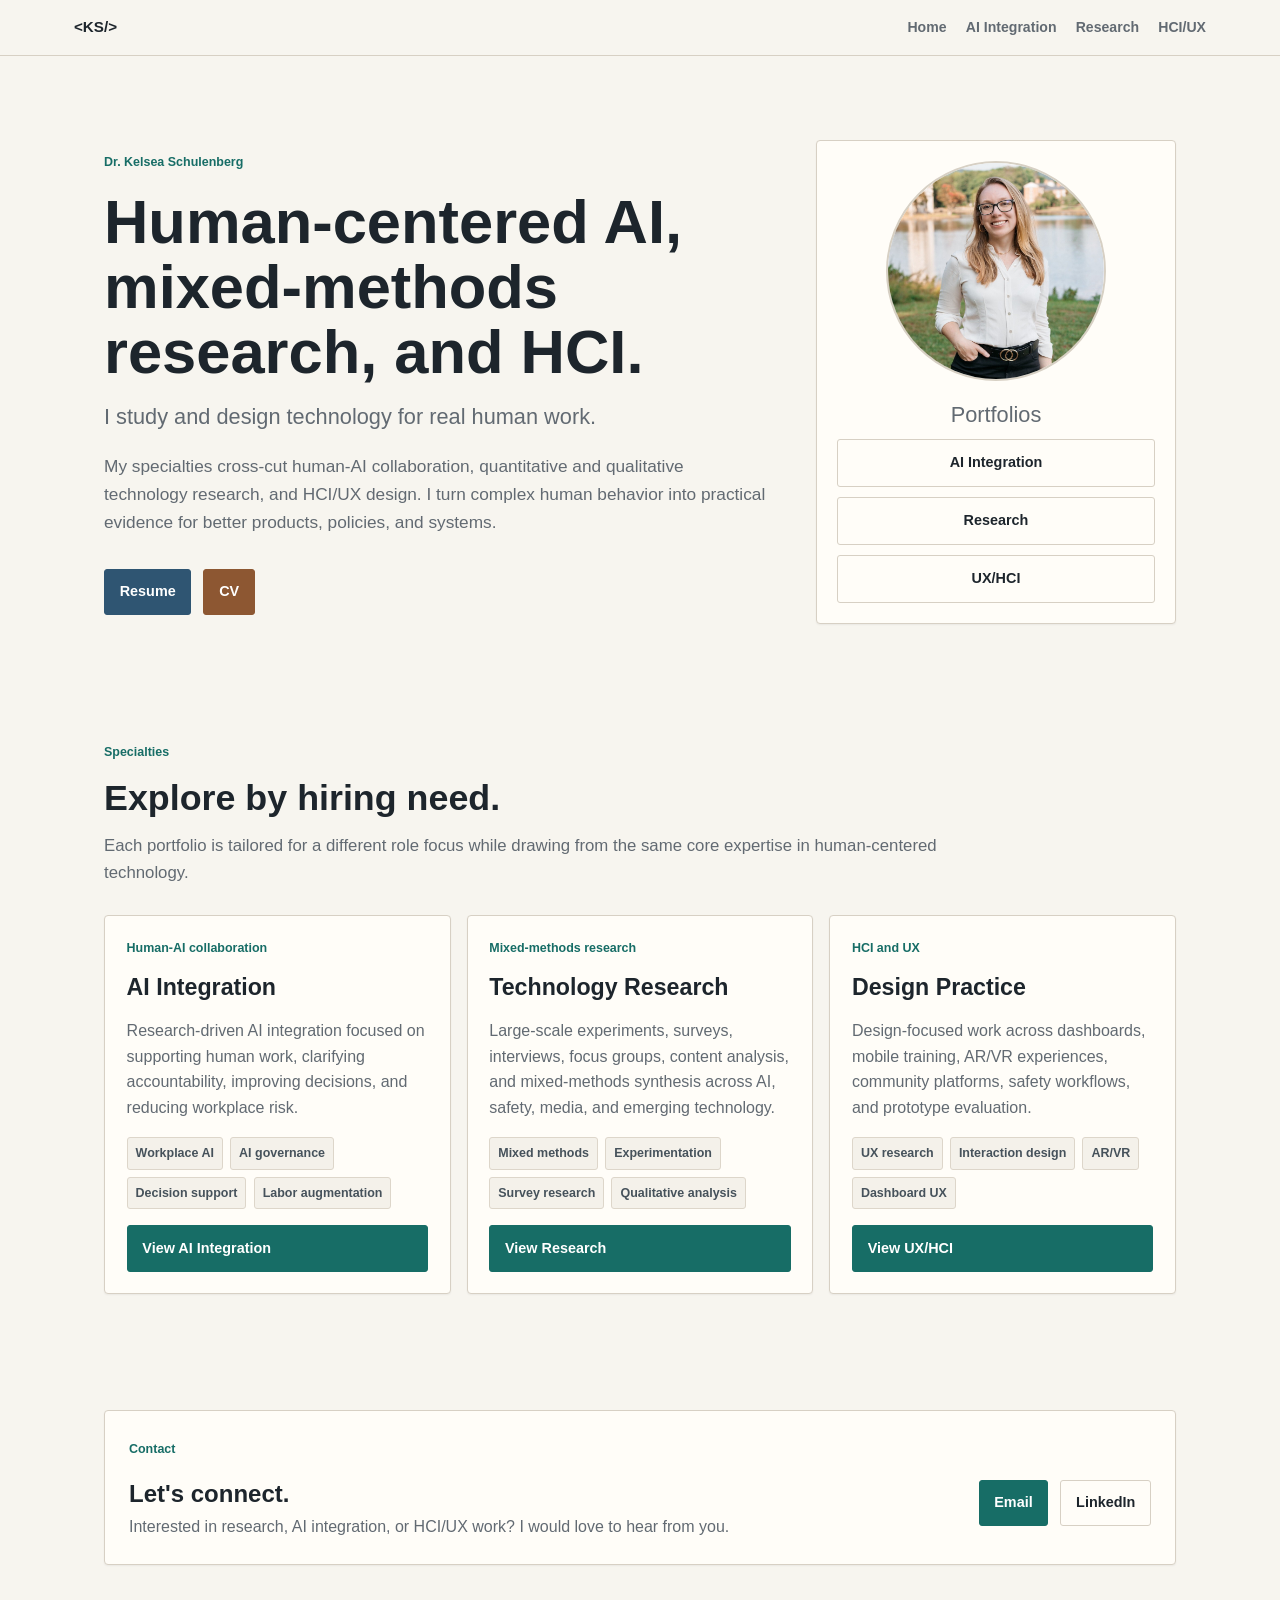
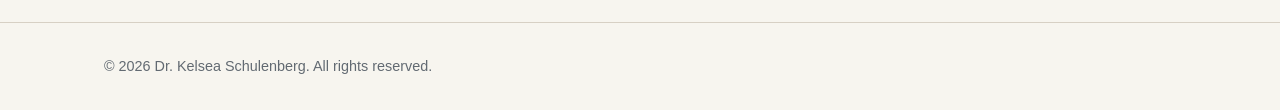
<file: index.html>
<!DOCTYPE html>
<html lang="en">
<head>
    <meta charset="UTF-8">
    <meta name="viewport" content="width=device-width, initial-scale=1.0">
    <title>Dr. Kelsea Schulenberg | Human-Centered AI, Research, and HCI</title>
    <style>
        * {
            box-sizing: border-box;
            margin: 0;
            padding: 0;
        }

        :root {
            --bg: #0d1117;
            --surface: #161b22;
            --surface-2: #21262d;
            --ink: #f6f8fa;
            --muted: #a8b3c2;
            --line: #30363d;
            --cyan: #39d5ff;
            --green: #83d18f;
            --amber: #f0c65a;
        }

        html {
            scroll-behavior: smooth;
        }

        body {
            background:
                linear-gradient(180deg, rgba(57, 213, 255, 0.08), transparent 440px),
                linear-gradient(90deg, rgba(240, 198, 90, 0.06), transparent 60%),
                var(--bg);
            color: var(--ink);
            font-family: 'Space Grotesk', -apple-system, BlinkMacSystemFont, sans-serif;
            line-height: 1.65;
            overflow-x: hidden;
        }

        body::before {
            content: "";
            position: fixed;
            inset: 0;
            z-index: -1;
            background-image:
                linear-gradient(rgba(246, 248, 250, 0.035) 1px, transparent 1px),
                linear-gradient(90deg, rgba(246, 248, 250, 0.035) 1px, transparent 1px);
            background-size: 46px 46px;
            mask-image: linear-gradient(to bottom, black, transparent 78%);
        }

        a {
            color: inherit;
        }

        nav {
            position: sticky;
            top: 0;
            z-index: 20;
            background: rgba(13, 17, 23, 0.88);
            border-bottom: 1px solid var(--line);
            backdrop-filter: blur(18px);
        }

        .nav-inner {
            align-items: center;
            display: flex;
            justify-content: space-between;
            margin: 0 auto;
            max-width: 1240px;
            padding: 1rem 1.5rem;
            width: 100%;
        }

        .logo {
            color: var(--cyan);
            font-family: 'JetBrains Mono', monospace;
            font-weight: 700;
            text-decoration: none;
        }

        .nav-links {
            display: flex;
            gap: 1.35rem;
            list-style: none;
        }

        .nav-links a {
            color: var(--muted);
            font-size: 0.86rem;
            font-weight: 700;
            text-decoration: none;
        }

        .nav-links a:hover {
            color: var(--cyan);
        }

        .container {
            margin: 0 auto;
            max-width: 1240px;
            padding: 0 1.5rem;
            width: 100%;
        }

        .hero {
            padding: 7rem 0 4.5rem;
        }

        .hero-grid {
            align-items: center;
            display: grid;
            gap: 3.5rem;
            grid-template-columns: minmax(0, 1fr) 360px;
        }

        .eyebrow {
            color: var(--cyan);
            display: inline-block;
            font-family: 'JetBrains Mono', monospace;
            font-size: 0.78rem;
            font-weight: 700;
            letter-spacing: 1.2px;
            margin-bottom: 1rem;
            text-transform: uppercase;
        }

        h1 {
            font-size: clamp(3.1rem, 7vw, 6.2rem);
            letter-spacing: 0;
            line-height: 0.98;
            max-width: 930px;
        }

        .hero h2 {
            color: var(--muted);
            font-size: clamp(1.25rem, 2.4vw, 1.8rem);
            font-weight: 500;
            line-height: 1.25;
            margin-top: 1.2rem;
            max-width: 780px;
        }

        .hero-copy {
            color: var(--muted);
            font-size: 1.08rem;
            margin-top: 1.4rem;
            max-width: 800px;
        }

        .actions {
            display: flex;
            flex-wrap: wrap;
            gap: 0.85rem;
            margin-top: 2rem;
        }

        .btn {
            align-items: center;
            border-radius: 4px;
            display: inline-flex;
            font-family: 'JetBrains Mono', monospace;
            font-size: 0.84rem;
            font-weight: 700;
            min-height: 44px;
            padding: 0.76rem 1rem;
            text-decoration: none;
            transition: transform 0.2s, border-color 0.2s, background 0.2s;
        }

        .btn-primary {
            background: var(--cyan);
            color: #071113;
        }

        .btn-secondary {
            border: 1px solid var(--line);
            color: var(--ink);
        }

        .btn:hover {
            border-color: var(--cyan);
            transform: translateY(-2px);
        }

        .profile-panel,
        .specialty,
        .link-card,
        .contact-panel {
            background: var(--surface);
            border: 1px solid var(--line);
            border-radius: 8px;
        }

        .profile-panel {
            padding: 1.25rem;
        }

        .profile-image {
            aspect-ratio: 1;
            border: 3px solid var(--cyan);
            border-radius: 50%;
            margin: 0 auto 1.25rem;
            max-width: 220px;
            overflow: hidden;
        }

        .profile-image img {
            height: 100%;
            object-fit: cover;
            width: 100%;
        }

        .profile-panel h2 {
            color: var(--ink);
            font-size: 1.1rem;
            margin: 0 0 0.7rem;
            text-align: center;
        }

        .profile-links {
            display: grid;
            gap: 0.65rem;
        }

        .profile-links a {
            background: var(--surface-2);
            border: 1px solid var(--line);
            border-radius: 4px;
            color: var(--ink);
            font-size: 0.9rem;
            font-weight: 700;
            padding: 0.7rem 0.8rem;
            text-align: center;
            text-decoration: none;
        }

        section {
            padding: 4.5rem 0;
        }

        .section-heading {
            margin-bottom: 2rem;
            max-width: 850px;
        }

        .section-heading h2 {
            font-size: clamp(2rem, 4vw, 3.25rem);
            line-height: 1.08;
            margin-bottom: 0.8rem;
        }

        .section-heading p {
            color: var(--muted);
            font-size: 1.05rem;
        }

        .specialty-grid {
            display: grid;
            gap: 1rem;
            grid-template-columns: repeat(3, minmax(0, 1fr));
        }

        .specialty {
            display: flex;
            flex-direction: column;
            gap: 1rem;
            padding: 1.35rem;
        }

        .specialty-kicker {
            color: var(--cyan);
            font-family: 'JetBrains Mono', monospace;
            font-size: 0.72rem;
            font-weight: 700;
            letter-spacing: 1px;
            text-transform: uppercase;
        }

        .specialty h3 {
            font-size: 1.45rem;
            line-height: 1.2;
        }

        .specialty p,
        .link-card p,
        .contact-panel p {
            color: var(--muted);
        }

        .tag-row {
            display: flex;
            flex-wrap: wrap;
            gap: 0.45rem;
        }

        .tag {
            background: var(--surface-2);
            border: 1px solid var(--line);
            border-radius: 999px;
            color: var(--muted);
            font-family: 'JetBrains Mono', monospace;
            font-size: 0.7rem;
            padding: 0.32rem 0.58rem;
        }

        .link-grid {
            display: grid;
            gap: 1rem;
            grid-template-columns: repeat(3, minmax(0, 1fr));
        }

        .link-card {
            padding: 1.2rem;
        }

        .link-card h3 {
            font-size: 1.1rem;
            margin-bottom: 0.45rem;
        }

        .contact-panel {
            align-items: center;
            display: flex;
            flex-wrap: wrap;
            gap: 1rem;
            justify-content: space-between;
            padding: 1.5rem;
        }

        footer {
            border-top: 1px solid var(--line);
            color: var(--muted);
            font-size: 0.9rem;
            padding: 2rem 0;
        }

        @media (max-width: 980px) {
            .hero-grid,
            .specialty-grid,
            .link-grid {
                grid-template-columns: 1fr;
            }
        }

        @media (max-width: 680px) {
            .container {
                padding-left: 0;
                padding-right: 0;
                width: calc(100vw - 2rem);
            }

            .nav-inner {
                align-items: flex-start;
                flex-direction: column;
                gap: 0.8rem;
                width: calc(100vw - 2rem);
            }

            .nav-links {
                flex-wrap: wrap;
                gap: 0.75rem 1rem;
            }

            .hero {
                padding-top: 4.5rem;
            }

            h1 {
                font-size: clamp(2.55rem, 15vw, 4rem);
            }
        }
    </style>
    <link rel="stylesheet" href="site-clean.css?v=20260524-style2">
</head>
<body>
    <nav>
        <div class="nav-inner">
            <a class="logo" href="index.html">&lt;KS/&gt;</a>
            <ul class="nav-links">
                <li><a href="index.html">Home</a></li>
                <li><a href="ai-integration-portfolio.html">AI Integration</a></li>
                <li><a href="research-portfolio.html">Research</a></li>
                <li><a href="ux-hci-portfolio.html">HCI/UX</a></li>
            </ul>
        </div>
    </nav>

    <main>
        <section class="hero">
            <div class="container">
                <div class="hero-grid">
                    <div>
                        <span class="eyebrow">Dr. Kelsea Schulenberg</span>
                        <h1>Human-centered AI, mixed-methods research, and HCI.</h1>
                        <h2>I study and design technology for real human work.</h2>
                        <p class="hero-copy">My specialties cross-cut human-AI collaboration, quantitative and qualitative technology research, and HCI/UX design. I turn complex human behavior into practical evidence for better products, policies, and systems.</p>
                        <div class="actions">
                            <a class="btn btn-resume" href="Resume.pdf" target="_blank" rel="noopener">Resume</a>
                            <a class="btn btn-cv" href="CV.pdf" target="_blank" rel="noopener">CV</a>
                        </div>
                    </div>
                    <aside class="profile-panel">
                        <div class="profile-image">
                            <img src="headshot.jpg" alt="Dr. Kelsea Schulenberg">
                        </div>
                        <h2>Portfolios</h2>
                        <div class="profile-links">
                            <a href="ai-integration-portfolio.html">AI Integration</a>
                            <a href="research-portfolio.html">Research</a>
                            <a href="ux-hci-portfolio.html">UX/HCI</a>
                        </div>
                    </aside>
                </div>
            </div>
        </section>

        <section id="specialties">
            <div class="container">
                <div class="section-heading">
                    <span class="eyebrow">Specialties</span>
                    <h2>Explore by hiring need.</h2>
                    <p>Each portfolio is tailored for a different role focus while drawing from the same core expertise in human-centered technology.</p>
                </div>
                <div class="specialty-grid">
                    <article class="specialty">
                        <div class="specialty-kicker">Human-AI collaboration</div>
                        <h3>AI Integration</h3>
                        <p>Research-driven AI integration focused on supporting human work, clarifying accountability, improving decisions, and reducing workplace risk.</p>
                        <div class="tag-row">
                            <span class="tag">Workplace AI</span>
                            <span class="tag">AI governance</span>
                            <span class="tag">Decision support</span>
                            <span class="tag">Labor augmentation</span>
                        </div>
                        <a class="btn btn-primary" href="ai-integration-portfolio.html">View AI Integration</a>
                    </article>

                    <article class="specialty">
                        <div class="specialty-kicker">Mixed-methods research</div>
                        <h3>Technology Research</h3>
                        <p>Large-scale experiments, surveys, interviews, focus groups, content analysis, and mixed-methods synthesis across AI, safety, media, and emerging technology.</p>
                        <div class="tag-row">
                            <span class="tag">Mixed methods</span>
                            <span class="tag">Experimentation</span>
                            <span class="tag">Survey research</span>
                            <span class="tag">Qualitative analysis</span>
                        </div>
                        <a class="btn btn-primary" href="research-portfolio.html">View Research</a>
                    </article>

                    <article class="specialty">
                        <div class="specialty-kicker">HCI and UX</div>
                        <h3>Design Practice</h3>
                        <p>Design-focused work across dashboards, mobile training, AR/VR experiences, community platforms, safety workflows, and prototype evaluation.</p>
                        <div class="tag-row">
                            <span class="tag">UX research</span>
                            <span class="tag">Interaction design</span>
                            <span class="tag">AR/VR</span>
                            <span class="tag">Dashboard UX</span>
                        </div>
                        <a class="btn btn-primary" href="ux-hci-portfolio.html">View UX/HCI</a>
                    </article>
                </div>
            </div>
        </section>

        <section id="contact">
            <div class="container">
                <div class="contact-panel">
                    <div>
                        <span class="eyebrow">Contact</span>
                        <h2>Let's connect.</h2>
                        <p>Interested in research, AI integration, or HCI/UX work? I would love to hear from you.</p>
                    </div>
                    <div class="actions">
                        <a class="btn btn-primary" href="mailto:kelseas@g.clemson.edu">Email</a>
                        <a class="btn btn-secondary" href="https://www.linkedin.com/in/kelsea-schulenberg-6bb009a9/" target="_blank" rel="noopener">LinkedIn</a>
                    </div>
                </div>
            </div>
        </section>
    </main>

    <footer>
        <div class="container">
            <p>&copy; 2026 Dr. Kelsea Schulenberg. All rights reserved.</p>
        </div>
    </footer>
</body>
</html>
</file>
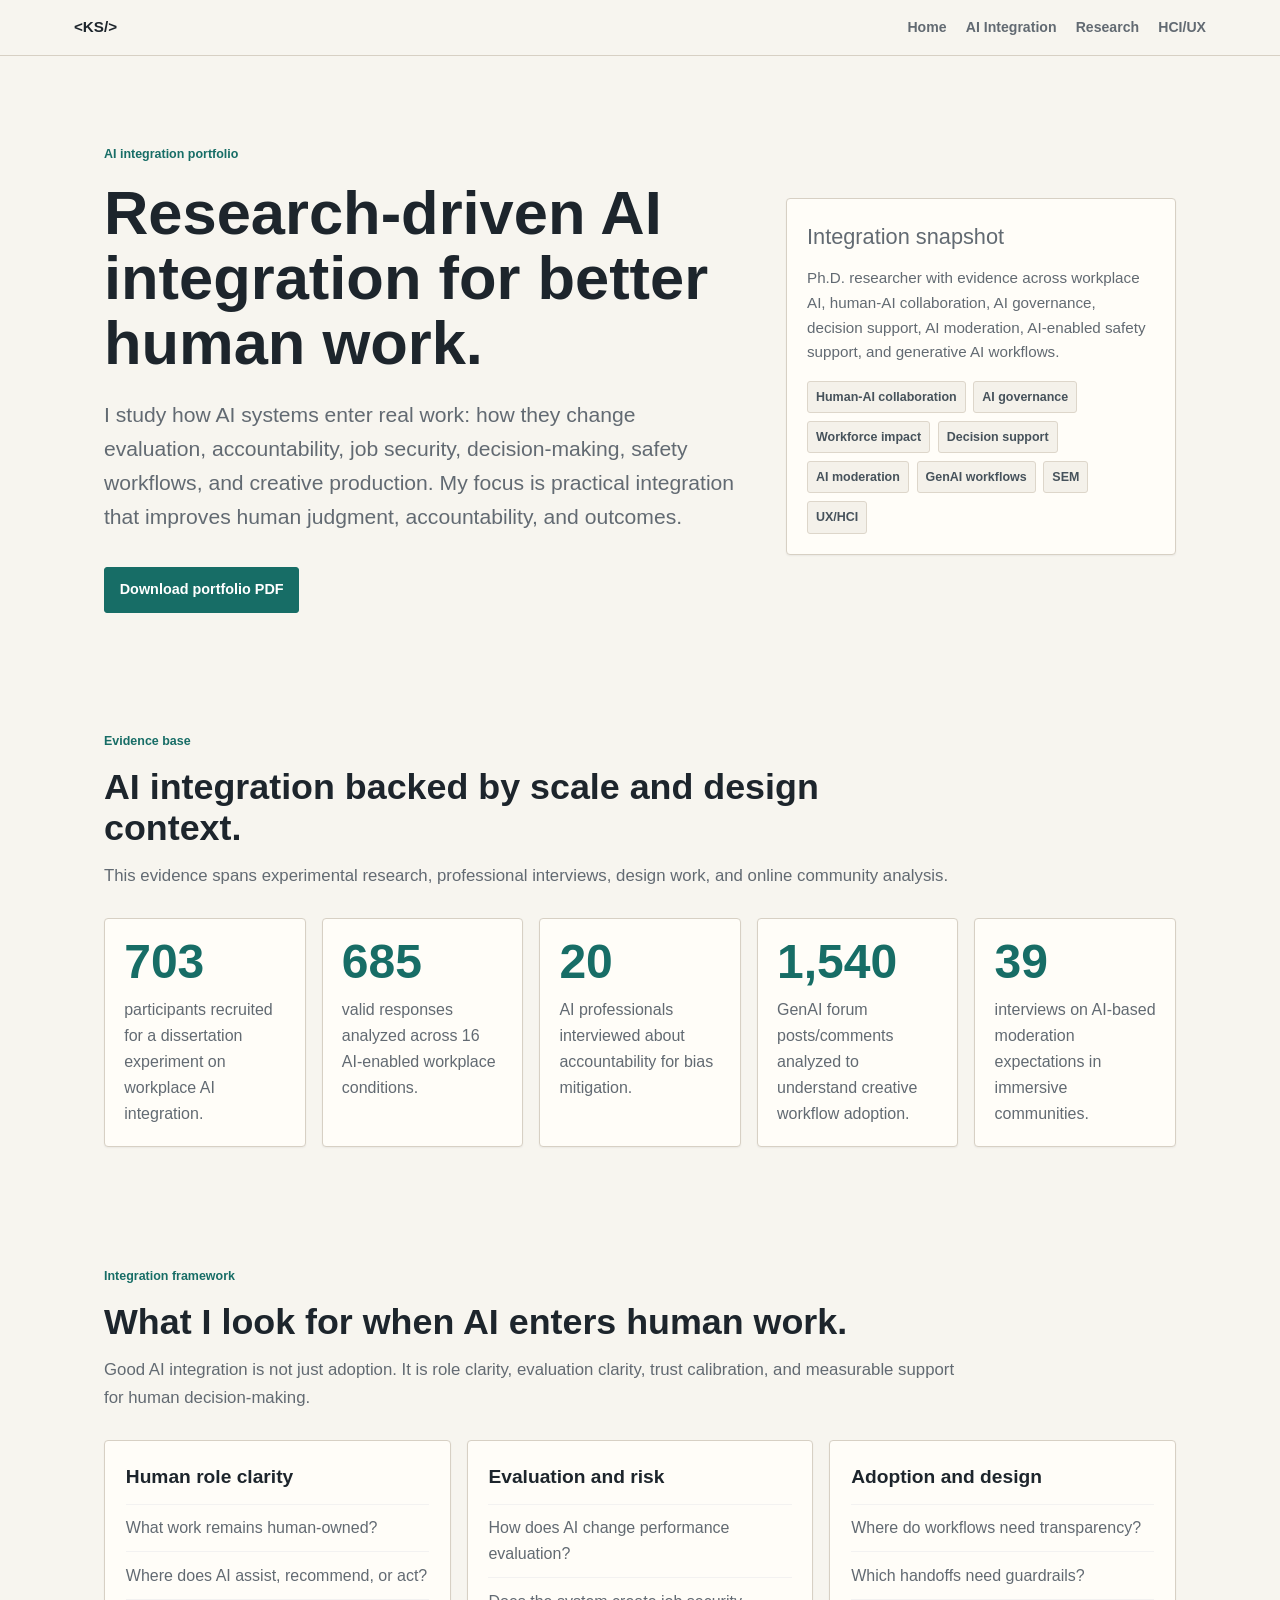
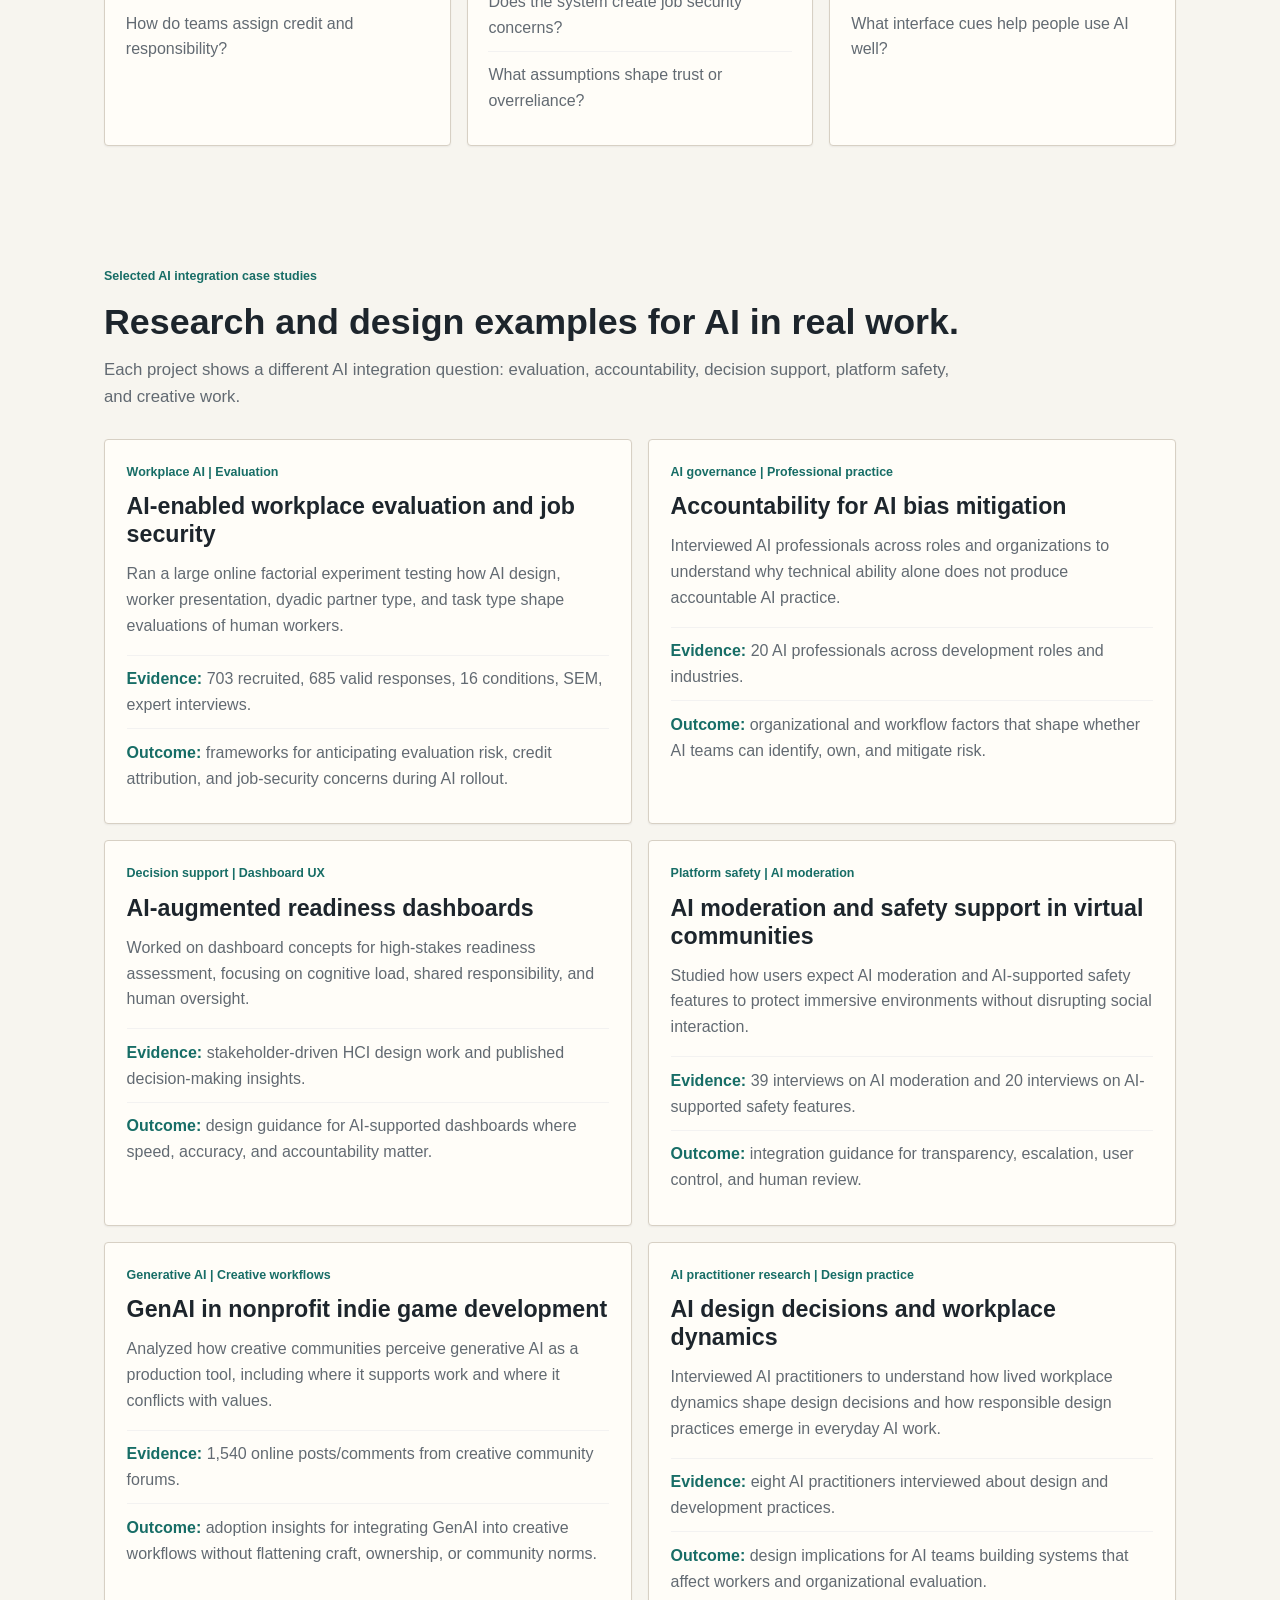
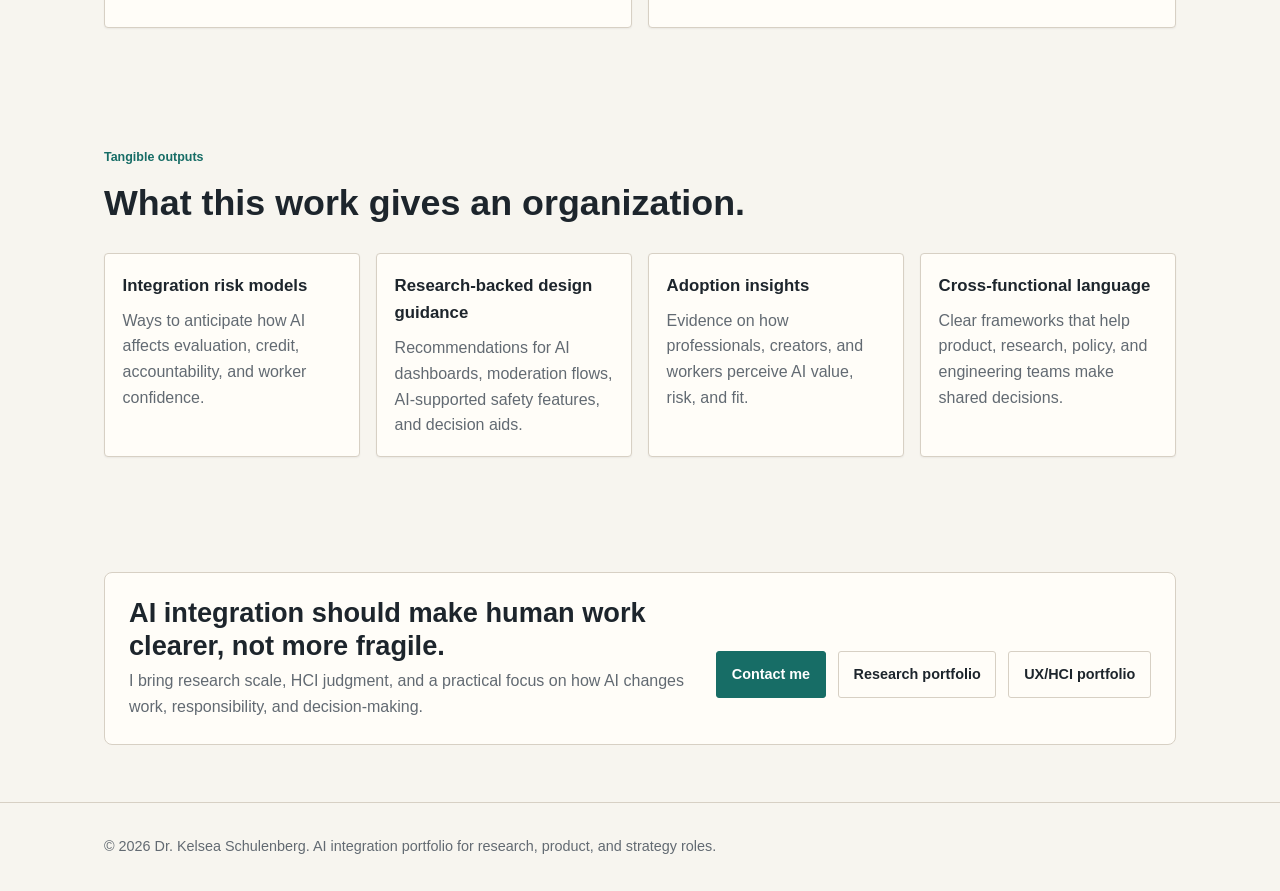
<file: ai-integration-portfolio.html>
<!DOCTYPE html>
<html lang="en">
<head>
    <meta charset="UTF-8">
    <meta name="viewport" content="width=device-width, initial-scale=1.0">
    <title>AI Integration Portfolio | Dr. Kelsea Schulenberg</title>
    <style>
        * {
            box-sizing: border-box;
            margin: 0;
            padding: 0;
        }

        :root {
            --bg: #0d1117;
            --surface: #161b22;
            --surface-2: #21262d;
            --ink: #f6f8fa;
            --muted: #a8b3c2;
            --line: #30363d;
            --cyan: #39d5ff;
            --green: #83d18f;
            --amber: #f0c65a;
            --rose: #ff7aa2;
        }

        html {
            scroll-behavior: smooth;
        }

        body {
            background:
                linear-gradient(180deg, rgba(57, 213, 255, 0.08), transparent 430px),
                linear-gradient(90deg, rgba(131, 209, 143, 0.06), transparent 62%),
                var(--bg);
            color: var(--ink);
            font-family: 'Space Grotesk', -apple-system, BlinkMacSystemFont, sans-serif;
            line-height: 1.65;
            overflow-x: hidden;
        }

        body::before {
            content: "";
            position: fixed;
            inset: 0;
            z-index: -1;
            background-image:
                linear-gradient(rgba(246, 248, 250, 0.035) 1px, transparent 1px),
                linear-gradient(90deg, rgba(246, 248, 250, 0.035) 1px, transparent 1px);
            background-size: 46px 46px;
            mask-image: linear-gradient(to bottom, black, transparent 78%);
        }

        a {
            color: inherit;
        }

        nav {
            position: sticky;
            top: 0;
            z-index: 20;
            background: rgba(13, 17, 23, 0.88);
            border-bottom: 1px solid var(--line);
            backdrop-filter: blur(18px);
        }

        .nav-inner {
            align-items: center;
            display: flex;
            justify-content: space-between;
            margin: 0 auto;
            max-width: 1240px;
            padding: 1rem 1.5rem;
            width: 100%;
        }

        .logo {
            color: var(--cyan);
            font-family: 'JetBrains Mono', monospace;
            font-weight: 700;
            text-decoration: none;
        }

        .nav-links {
            display: flex;
            gap: 1.35rem;
            list-style: none;
        }

        .nav-links a {
            color: var(--muted);
            font-size: 0.86rem;
            font-weight: 700;
            text-decoration: none;
        }

        .nav-links a:hover {
            color: var(--cyan);
        }

        .container {
            margin: 0 auto;
            max-width: 1240px;
            padding: 0 1.5rem;
            width: 100%;
        }

        .hero {
            padding: 7rem 0 4rem;
        }

        .hero-grid {
            align-items: end;
            display: grid;
            gap: 3rem;
            grid-template-columns: minmax(0, 1fr) 390px;
        }

        .eyebrow {
            color: var(--cyan);
            display: inline-block;
            font-family: 'JetBrains Mono', monospace;
            font-size: 0.78rem;
            font-weight: 700;
            letter-spacing: 1.2px;
            margin-bottom: 1rem;
            text-transform: uppercase;
        }

        h1 {
            font-size: clamp(3.1rem, 7vw, 6.3rem);
            letter-spacing: 0;
            line-height: 0.98;
            max-width: 990px;
        }

        .hero-copy {
            color: var(--muted);
            font-size: clamp(1.08rem, 2vw, 1.32rem);
            margin-top: 1.4rem;
            max-width: 820px;
        }

        .actions {
            display: flex;
            flex-wrap: wrap;
            gap: 0.85rem;
            margin-top: 2rem;
        }

        .btn {
            align-items: center;
            border-radius: 4px;
            display: inline-flex;
            font-family: 'JetBrains Mono', monospace;
            font-size: 0.84rem;
            font-weight: 700;
            min-height: 44px;
            padding: 0.76rem 1rem;
            text-decoration: none;
            transition: transform 0.2s, border-color 0.2s, background 0.2s;
        }

        .btn-primary {
            background: var(--cyan);
            color: #071113;
        }

        .btn-secondary {
            border: 1px solid var(--line);
            color: var(--ink);
        }

        .btn:hover {
            border-color: var(--cyan);
            transform: translateY(-2px);
        }

        .snapshot,
        .metric,
        .method,
        .case,
        .artifact {
            background: var(--surface);
            border: 1px solid var(--line);
            border-radius: 8px;
        }

        .snapshot {
            padding: 1.25rem;
        }

        .snapshot h2 {
            font-size: 1rem;
            margin-bottom: 0.75rem;
        }

        .snapshot p,
        .section-heading p,
        .metric span,
        .method li,
        .case p,
        .case li,
        .artifact p {
            color: var(--muted);
        }

        .snapshot p {
            font-size: 0.95rem;
            margin-bottom: 1rem;
        }

        .tag-row {
            display: flex;
            flex-wrap: wrap;
            gap: 0.48rem;
        }

        .tag {
            background: var(--surface-2);
            border: 1px solid var(--line);
            border-radius: 999px;
            color: var(--muted);
            font-family: 'JetBrains Mono', monospace;
            font-size: 0.7rem;
            padding: 0.32rem 0.58rem;
        }

        section {
            padding: 4.4rem 0;
        }

        .section-heading {
            margin-bottom: 2rem;
            max-width: 860px;
        }

        .section-heading h2 {
            font-size: clamp(2rem, 4vw, 3.35rem);
            line-height: 1.08;
            margin-bottom: 0.8rem;
        }

        .section-heading p {
            font-size: 1.05rem;
        }

        .metric-grid,
        .method-grid,
        .case-grid,
        .artifact-grid {
            display: grid;
            gap: 1rem;
        }

        .metric-grid {
            grid-template-columns: repeat(auto-fit, minmax(190px, 1fr));
        }

        .metric {
            min-height: 155px;
            padding: 1.2rem;
        }

        .metric strong {
            color: var(--green);
            display: block;
            font-size: clamp(2rem, 4vw, 3rem);
            line-height: 1;
            margin-bottom: 0.7rem;
        }

        .method-grid {
            grid-template-columns: repeat(3, minmax(0, 1fr));
        }

        .method {
            padding: 1.3rem;
        }

        .method h3 {
            font-size: 1.2rem;
            margin-bottom: 0.7rem;
        }

        .method ul,
        .case ul {
            list-style: none;
        }

        .method li,
        .case li {
            border-top: 1px solid rgba(168, 179, 194, 0.14);
            padding: 0.65rem 0;
        }

        .case-grid {
            grid-template-columns: repeat(2, minmax(0, 1fr));
        }

        .case {
            padding: 1.35rem;
        }

        .case-label {
            color: var(--cyan);
            font-family: 'JetBrains Mono', monospace;
            font-size: 0.72rem;
            font-weight: 700;
            letter-spacing: 1px;
            margin-bottom: 0.72rem;
            text-transform: uppercase;
        }

        .case h3 {
            font-size: 1.45rem;
            line-height: 1.2;
            margin-bottom: 0.75rem;
        }

        .case p {
            margin-bottom: 1rem;
        }

        .case strong {
            color: var(--ink);
        }

        .artifact-grid {
            grid-template-columns: repeat(4, minmax(0, 1fr));
        }

        .artifact {
            padding: 1.1rem;
        }

        .artifact h3 {
            font-size: 1.05rem;
            margin-bottom: 0.55rem;
        }

        .cta-band {
            align-items: center;
            background: var(--surface);
            border: 1px solid var(--line);
            border-radius: 8px;
            display: grid;
            gap: 1rem;
            grid-template-columns: 1fr auto;
            padding: 1.5rem;
        }

        .cta-band h2 {
            font-size: 1.7rem;
            line-height: 1.2;
        }

        .cta-band p {
            color: var(--muted);
            margin-top: 0.35rem;
        }

        footer {
            border-top: 1px solid var(--line);
            color: var(--muted);
            font-size: 0.9rem;
            padding: 2rem 0;
        }

        @media (max-width: 980px) {
            .hero-grid,
            .case-grid,
            .cta-band {
                grid-template-columns: 1fr;
            }

            .method-grid,
            .artifact-grid {
                grid-template-columns: repeat(2, minmax(0, 1fr));
            }
        }

        @media (max-width: 680px) {
            .container {
                padding-left: 0;
                padding-right: 0;
                width: calc(100vw - 2rem);
            }

            .nav-inner {
                align-items: flex-start;
                flex-direction: column;
                gap: 0.8rem;
                width: calc(100vw - 2rem);
            }

            .nav-links {
                flex-wrap: wrap;
                gap: 0.75rem 1rem;
            }

            .hero {
                padding-top: 4.5rem;
            }

            h1 {
                font-size: clamp(2.55rem, 15vw, 4rem);
            }

            .method-grid,
            .artifact-grid {
                grid-template-columns: 1fr;
            }
        }
    </style>
    <link rel="stylesheet" href="site-clean.css?v=20260524-style2">
</head>
<body>
    <nav>
        <div class="nav-inner">
            <a class="logo" href="index.html">&lt;KS/&gt;</a>
            <ul class="nav-links">
                <li><a href="index.html">Home</a></li>
                <li><a href="ai-integration-portfolio.html">AI Integration</a></li>
                <li><a href="research-portfolio.html">Research</a></li>
                <li><a href="ux-hci-portfolio.html">HCI/UX</a></li>
            </ul>
        </div>
    </nav>

    <main>
        <section class="hero">
            <div class="container">
                <div class="hero-grid">
                    <div>
                        <span class="eyebrow">AI integration portfolio</span>
                        <h1>Research-driven AI integration for better human work.</h1>
                        <p class="hero-copy">I study how AI systems enter real work: how they change evaluation, accountability, job security, decision-making, safety workflows, and creative production. My focus is practical integration that improves human judgment, accountability, and outcomes.</p>
                        <div class="actions">
                            <a class="btn btn-primary" href="Kelsea-Schulenberg-AI-Integration-Portfolio.pdf" target="_blank" rel="noopener">Download portfolio PDF</a>
                        </div>
                    </div>
                    <aside class="snapshot">
                        <h2>Integration snapshot</h2>
                        <p>Ph.D. researcher with evidence across workplace AI, human-AI collaboration, AI governance, decision support, AI moderation, AI-enabled safety support, and generative AI workflows.</p>
                        <div class="tag-row">
                            <span class="tag">Human-AI collaboration</span>
                            <span class="tag">AI governance</span>
                            <span class="tag">Workforce impact</span>
                            <span class="tag">Decision support</span>
                            <span class="tag">AI moderation</span>
                            <span class="tag">GenAI workflows</span>
                            <span class="tag">SEM</span>
                            <span class="tag">UX/HCI</span>
                        </div>
                    </aside>
                </div>
            </div>
        </section>

        <section>
            <div class="container">
                <div class="section-heading">
                    <span class="eyebrow">Evidence base</span>
                    <h2>AI integration backed by scale and design context.</h2>
                    <p>This evidence spans experimental research, professional interviews, design work, and online community analysis.</p>
                </div>
                <div class="metric-grid">
                    <div class="metric"><strong>703</strong><span>participants recruited for a dissertation experiment on workplace AI integration.</span></div>
                    <div class="metric"><strong>685</strong><span>valid responses analyzed across 16 AI-enabled workplace conditions.</span></div>
                    <div class="metric"><strong>20</strong><span>AI professionals interviewed about accountability for bias mitigation.</span></div>
                    <div class="metric"><strong>1,540</strong><span>GenAI forum posts/comments analyzed to understand creative workflow adoption.</span></div>
                    <div class="metric"><strong>39</strong><span>interviews on AI-based moderation expectations in immersive communities.</span></div>
                </div>
            </div>
        </section>

        <section id="framework">
            <div class="container">
                <div class="section-heading">
                    <span class="eyebrow">Integration framework</span>
                    <h2>What I look for when AI enters human work.</h2>
                    <p>Good AI integration is not just adoption. It is role clarity, evaluation clarity, trust calibration, and measurable support for human decision-making.</p>
                </div>
                <div class="method-grid">
                    <article class="method">
                        <h3>Human role clarity</h3>
                        <ul>
                            <li>What work remains human-owned?</li>
                            <li>Where does AI assist, recommend, or act?</li>
                            <li>How do teams assign credit and responsibility?</li>
                        </ul>
                    </article>
                    <article class="method">
                        <h3>Evaluation and risk</h3>
                        <ul>
                            <li>How does AI change performance evaluation?</li>
                            <li>Does the system create job security concerns?</li>
                            <li>What assumptions shape trust or overreliance?</li>
                        </ul>
                    </article>
                    <article class="method">
                        <h3>Adoption and design</h3>
                        <ul>
                            <li>Where do workflows need transparency?</li>
                            <li>Which handoffs need guardrails?</li>
                            <li>What interface cues help people use AI well?</li>
                        </ul>
                    </article>
                </div>
            </div>
        </section>

        <section id="casework">
            <div class="container">
                <div class="section-heading">
                    <span class="eyebrow">Selected AI integration case studies</span>
                    <h2>Research and design examples for AI in real work.</h2>
                    <p>Each project shows a different AI integration question: evaluation, accountability, decision support, platform safety, and creative work.</p>
                </div>
                <div class="case-grid">
                    <article class="case">
                        <div class="case-label">Workplace AI | Evaluation</div>
                        <h3>AI-enabled workplace evaluation and job security</h3>
                        <p>Ran a large online factorial experiment testing how AI design, worker presentation, dyadic partner type, and task type shape evaluations of human workers.</p>
                        <ul>
                            <li><strong>Evidence:</strong> 703 recruited, 685 valid responses, 16 conditions, SEM, expert interviews.</li>
                            <li><strong>Outcome:</strong> frameworks for anticipating evaluation risk, credit attribution, and job-security concerns during AI rollout.</li>
                        </ul>
                    </article>

                    <article class="case">
                        <div class="case-label">AI governance | Professional practice</div>
                        <h3>Accountability for AI bias mitigation</h3>
                        <p>Interviewed AI professionals across roles and organizations to understand why technical ability alone does not produce accountable AI practice.</p>
                        <ul>
                            <li><strong>Evidence:</strong> 20 AI professionals across development roles and industries.</li>
                            <li><strong>Outcome:</strong> organizational and workflow factors that shape whether AI teams can identify, own, and mitigate risk.</li>
                        </ul>
                    </article>

                    <article class="case">
                        <div class="case-label">Decision support | Dashboard UX</div>
                        <h3>AI-augmented readiness dashboards</h3>
                        <p>Worked on dashboard concepts for high-stakes readiness assessment, focusing on cognitive load, shared responsibility, and human oversight.</p>
                        <ul>
                            <li><strong>Evidence:</strong> stakeholder-driven HCI design work and published decision-making insights.</li>
                            <li><strong>Outcome:</strong> design guidance for AI-supported dashboards where speed, accuracy, and accountability matter.</li>
                        </ul>
                    </article>

                    <article class="case">
                        <div class="case-label">Platform safety | AI moderation</div>
                        <h3>AI moderation and safety support in virtual communities</h3>
                        <p>Studied how users expect AI moderation and AI-supported safety features to protect immersive environments without disrupting social interaction.</p>
                        <ul>
                            <li><strong>Evidence:</strong> 39 interviews on AI moderation and 20 interviews on AI-supported safety features.</li>
                            <li><strong>Outcome:</strong> integration guidance for transparency, escalation, user control, and human review.</li>
                        </ul>
                    </article>

                    <article class="case">
                        <div class="case-label">Generative AI | Creative workflows</div>
                        <h3>GenAI in nonprofit indie game development</h3>
                        <p>Analyzed how creative communities perceive generative AI as a production tool, including where it supports work and where it conflicts with values.</p>
                        <ul>
                            <li><strong>Evidence:</strong> 1,540 online posts/comments from creative community forums.</li>
                            <li><strong>Outcome:</strong> adoption insights for integrating GenAI into creative workflows without flattening craft, ownership, or community norms.</li>
                        </ul>
                    </article>

                    <article class="case">
                        <div class="case-label">AI practitioner research | Design practice</div>
                        <h3>AI design decisions and workplace dynamics</h3>
                        <p>Interviewed AI practitioners to understand how lived workplace dynamics shape design decisions and how responsible design practices emerge in everyday AI work.</p>
                        <ul>
                            <li><strong>Evidence:</strong> eight AI practitioners interviewed about design and development practices.</li>
                            <li><strong>Outcome:</strong> design implications for AI teams building systems that affect workers and organizational evaluation.</li>
                        </ul>
                    </article>
                </div>
            </div>
        </section>

        <section id="outcomes">
            <div class="container">
                <div class="section-heading">
                    <span class="eyebrow">Tangible outputs</span>
                    <h2>What this work gives an organization.</h2>
                </div>
                <div class="artifact-grid">
                    <article class="artifact">
                        <h3>Integration risk models</h3>
                        <p>Ways to anticipate how AI affects evaluation, credit, accountability, and worker confidence.</p>
                    </article>
                    <article class="artifact">
                        <h3>Research-backed design guidance</h3>
                        <p>Recommendations for AI dashboards, moderation flows, AI-supported safety features, and decision aids.</p>
                    </article>
                    <article class="artifact">
                        <h3>Adoption insights</h3>
                        <p>Evidence on how professionals, creators, and workers perceive AI value, risk, and fit.</p>
                    </article>
                    <article class="artifact">
                        <h3>Cross-functional language</h3>
                        <p>Clear frameworks that help product, research, policy, and engineering teams make shared decisions.</p>
                    </article>
                </div>
            </div>
        </section>

        <section>
            <div class="container">
                <div class="cta-band">
                    <div>
                        <h2>AI integration should make human work clearer, not more fragile.</h2>
                        <p>I bring research scale, HCI judgment, and a practical focus on how AI changes work, responsibility, and decision-making.</p>
                    </div>
                    <div class="actions">
                        <a class="btn btn-primary" href="mailto:kelseas@g.clemson.edu">Contact me</a>
                        <a class="btn btn-secondary" href="research-portfolio.html">Research portfolio</a>
                        <a class="btn btn-secondary" href="ux-hci-portfolio.html">UX/HCI portfolio</a>
                    </div>
                </div>
            </div>
        </section>
    </main>

    <footer>
        <div class="container">
            <p>&copy; 2026 Dr. Kelsea Schulenberg. AI integration portfolio for research, product, and strategy roles.</p>
        </div>
    </footer>
</body>
</html>
</file>
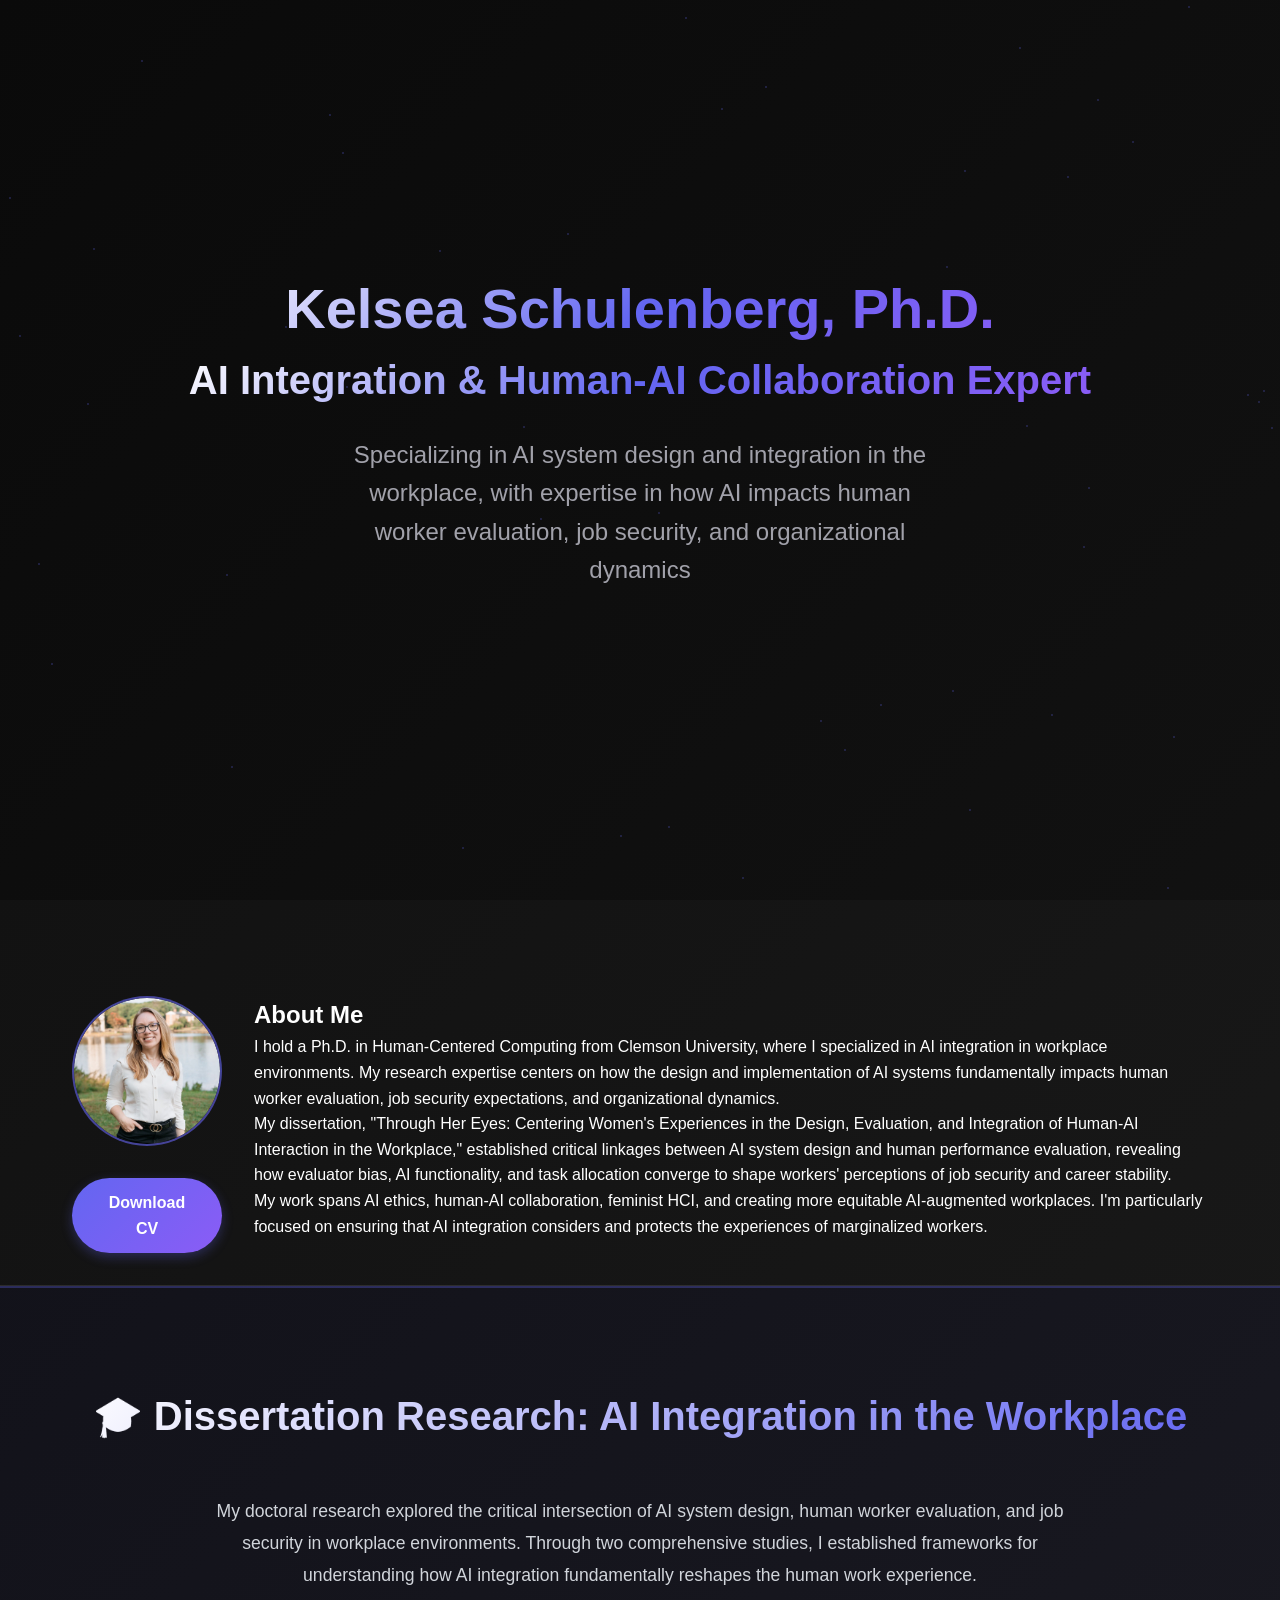
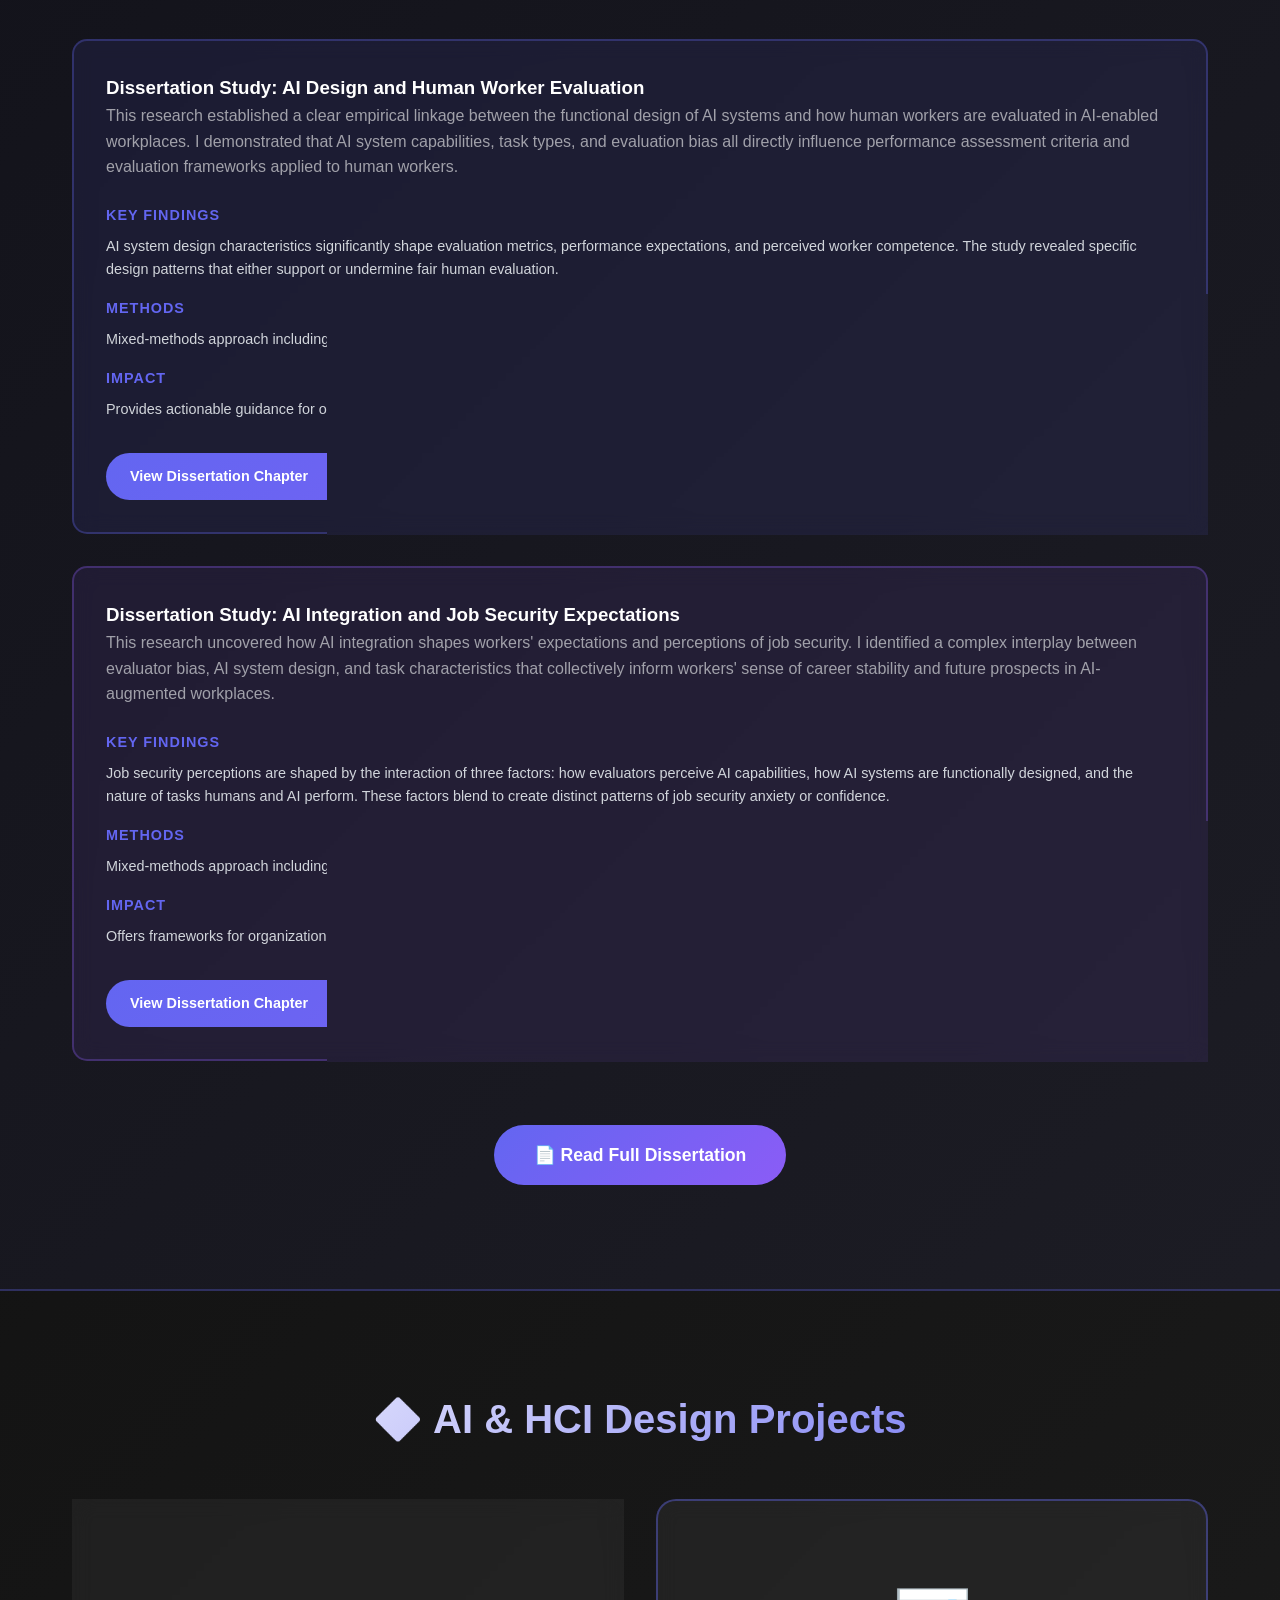
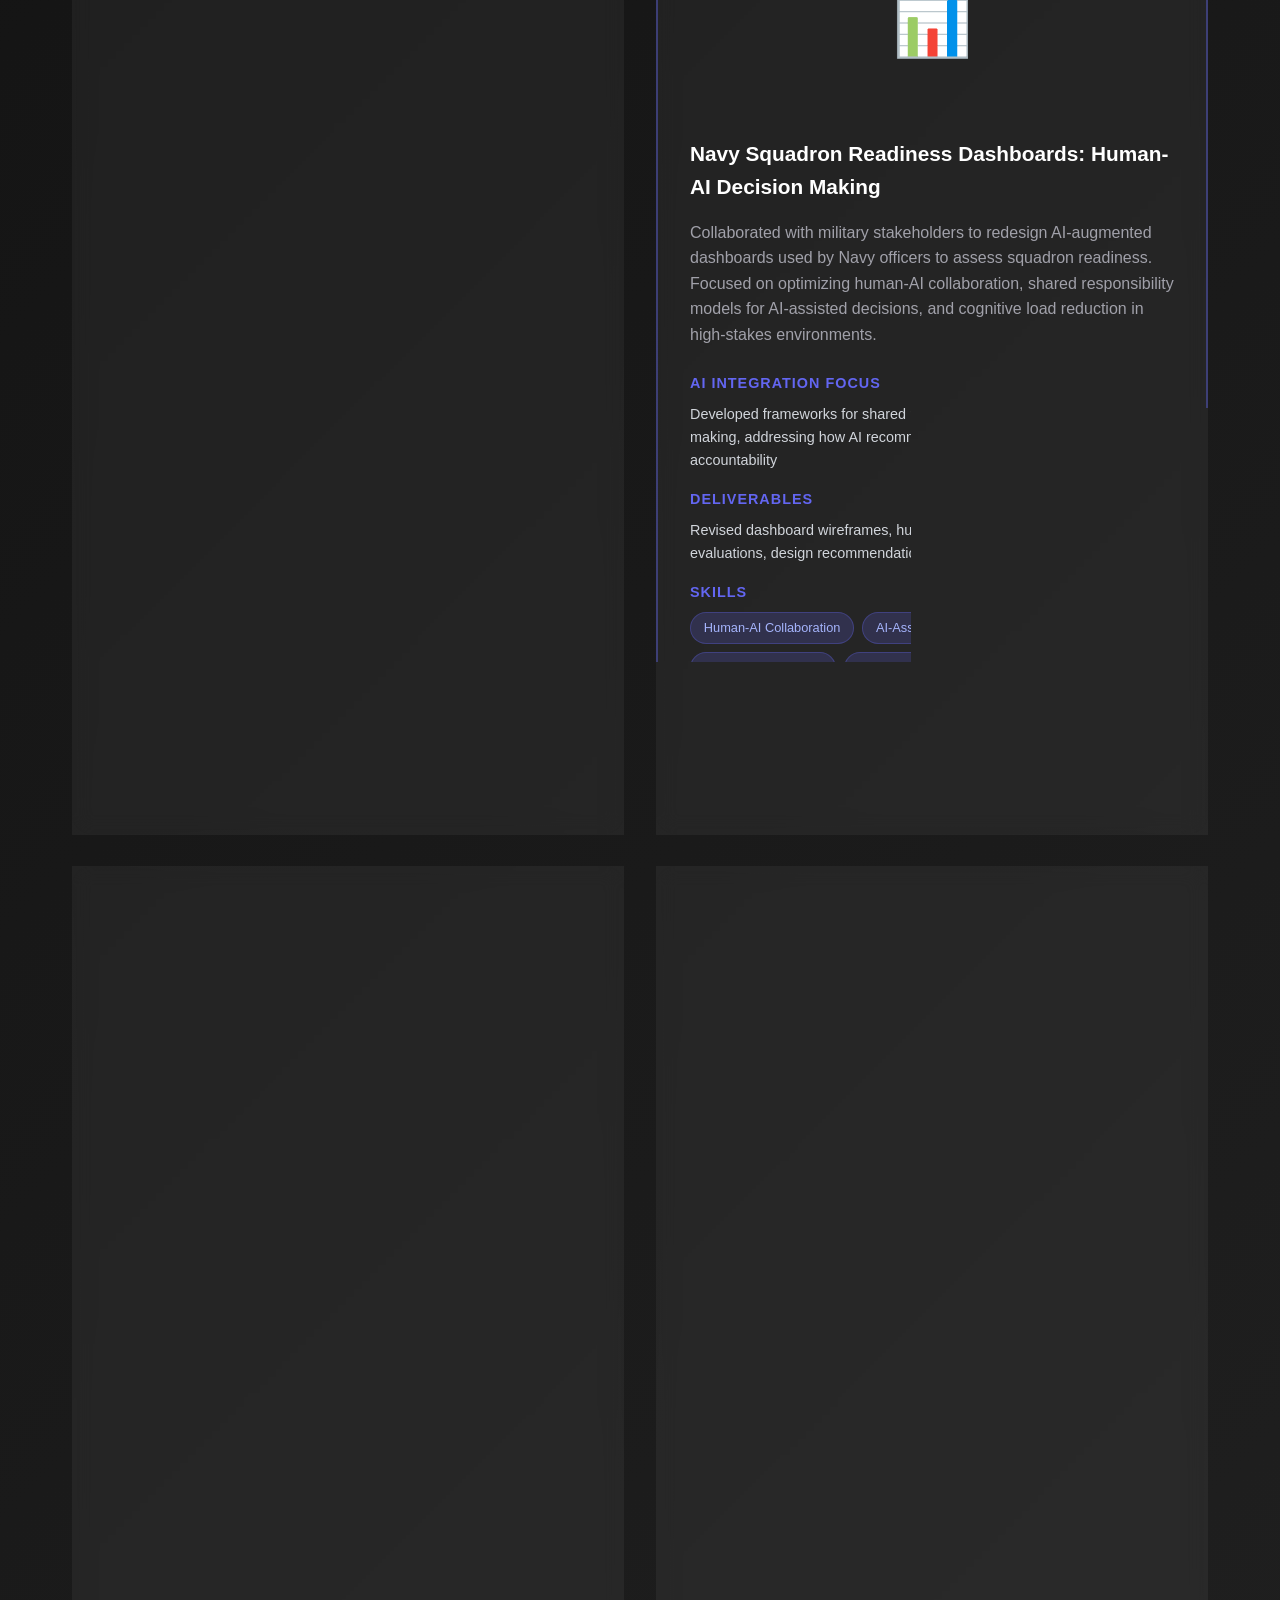
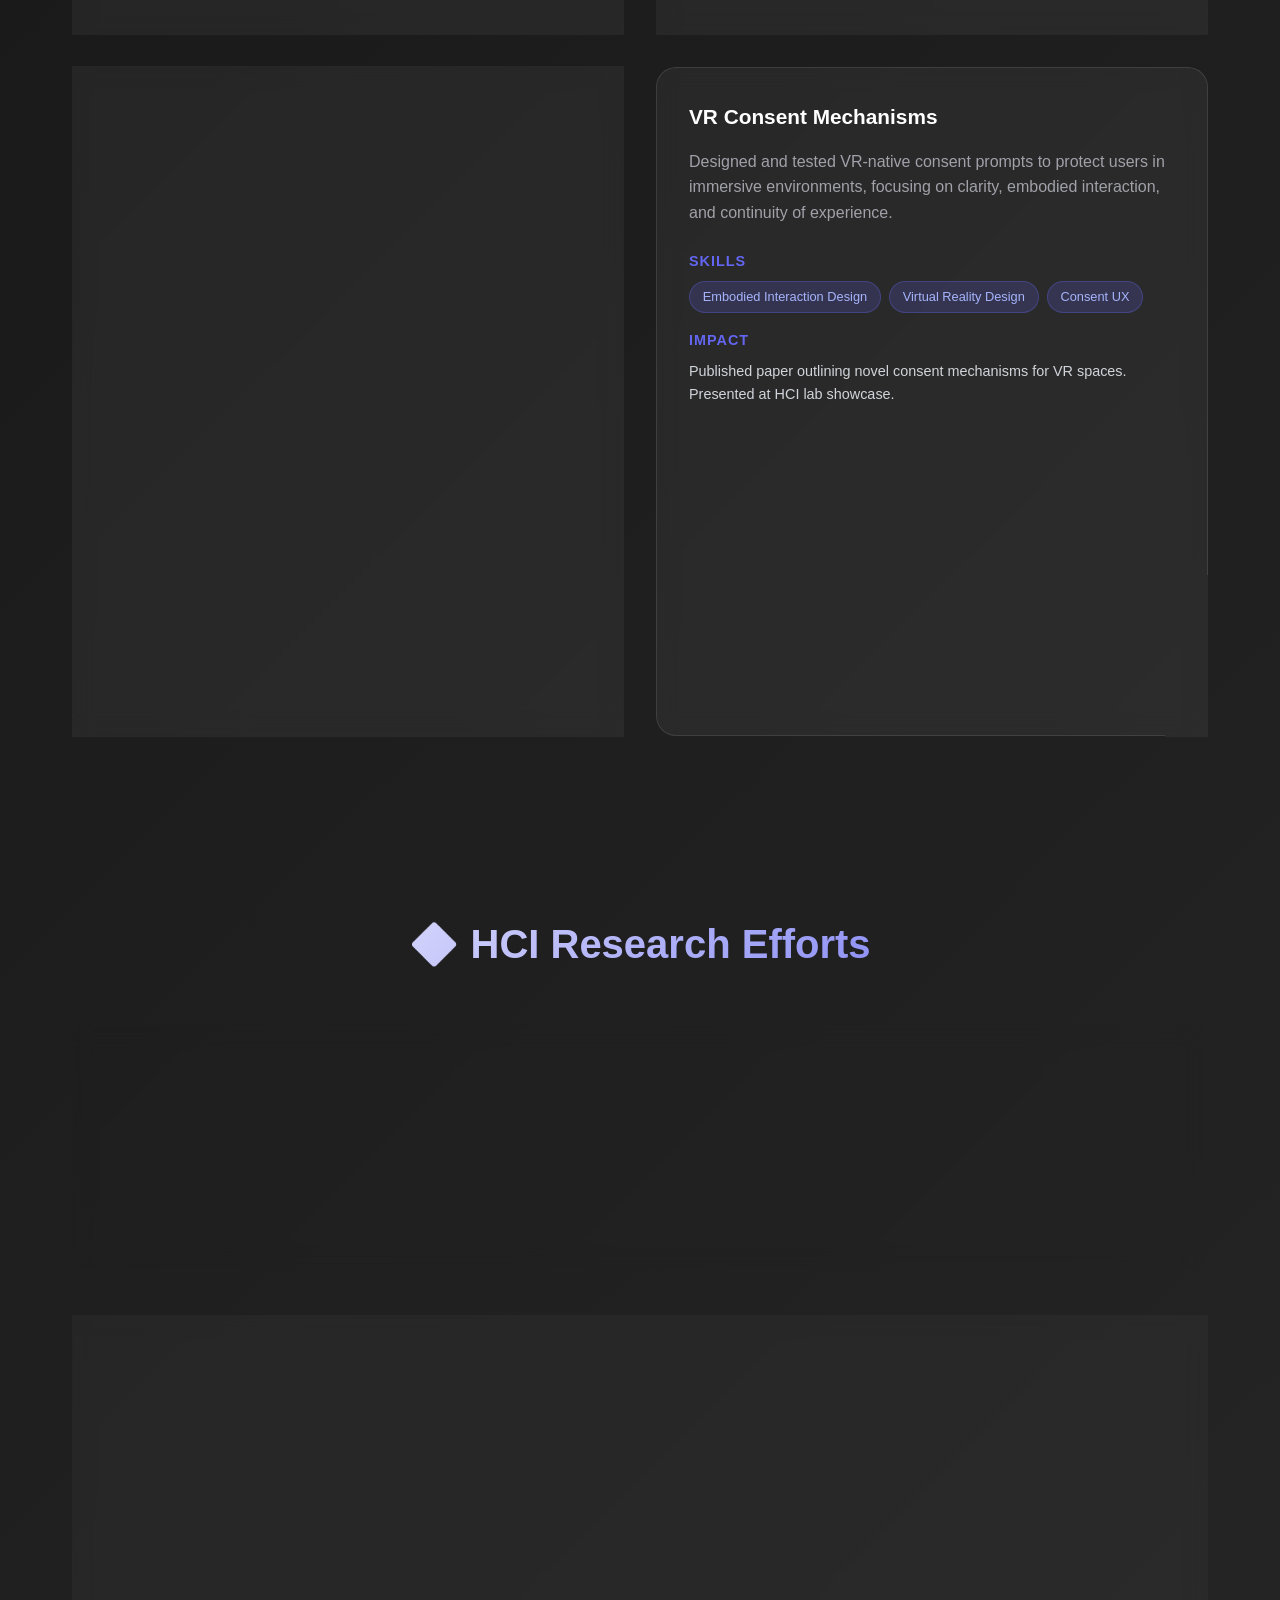
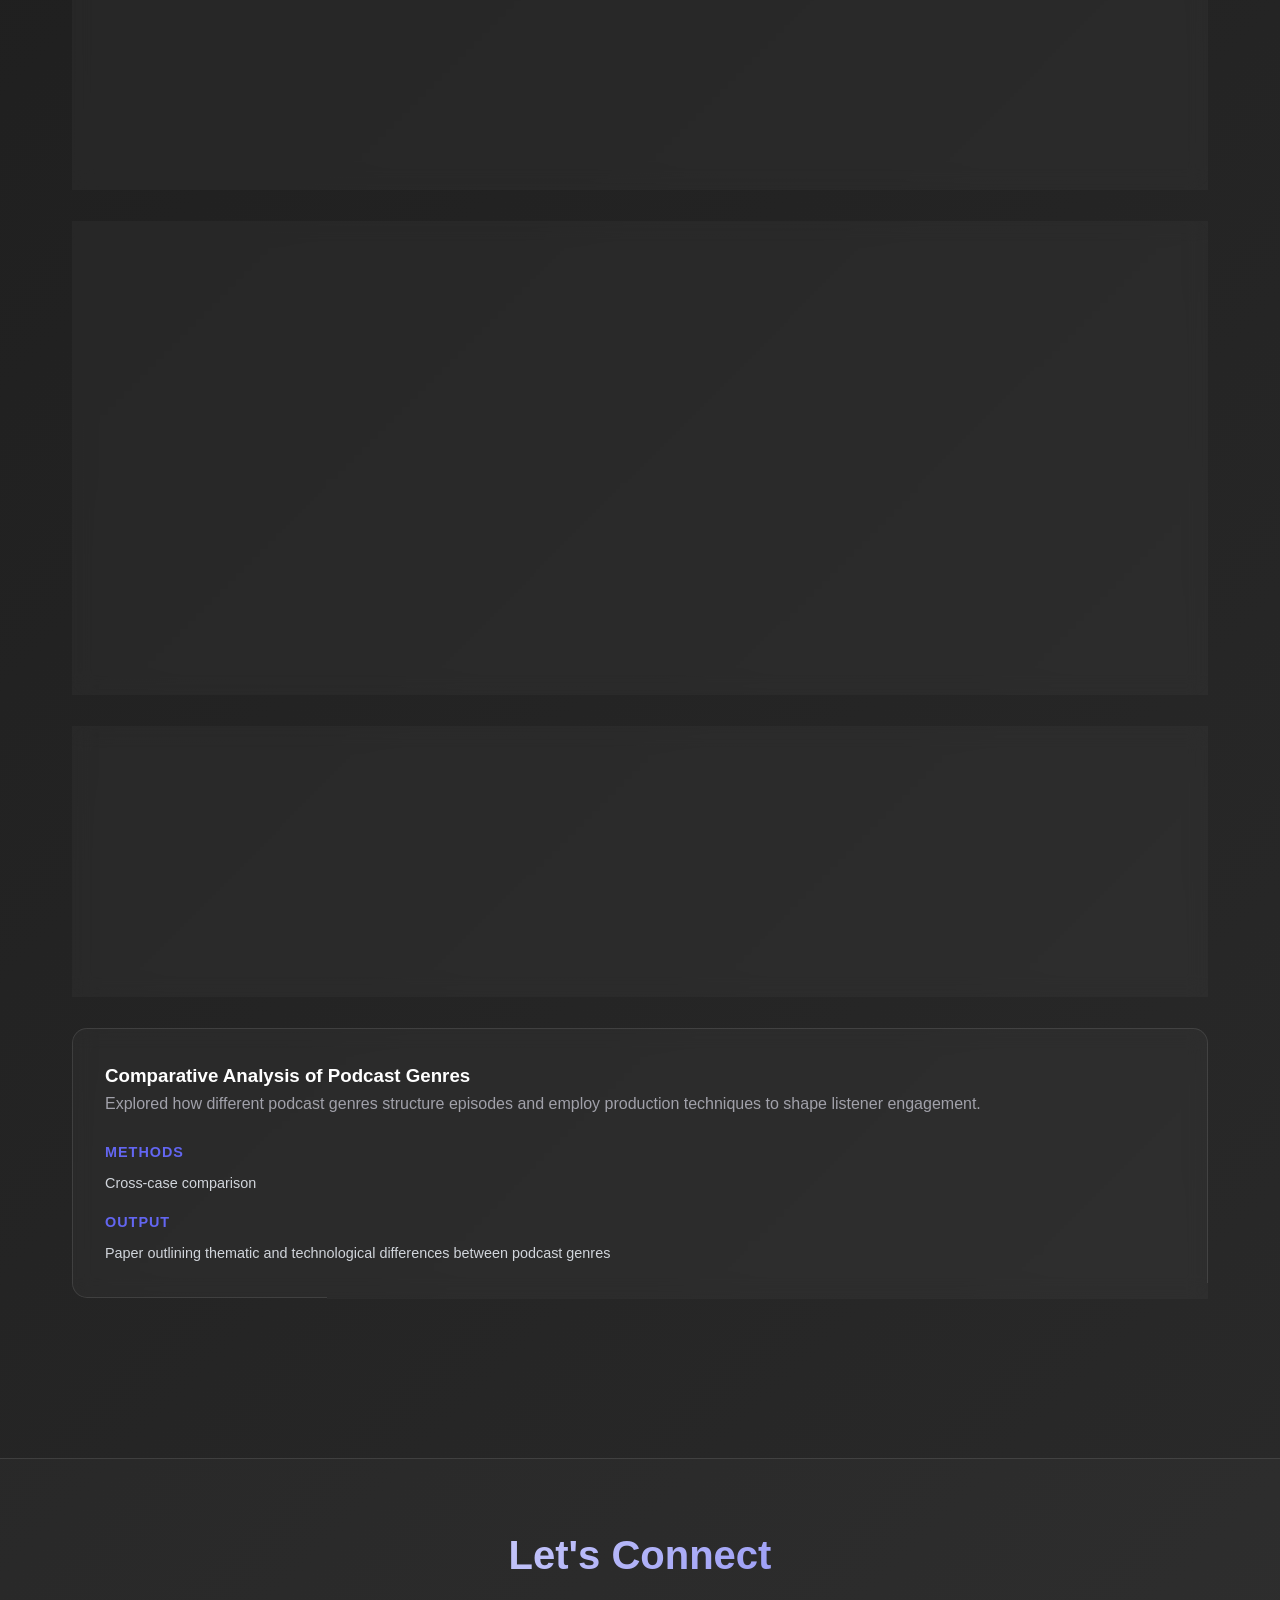
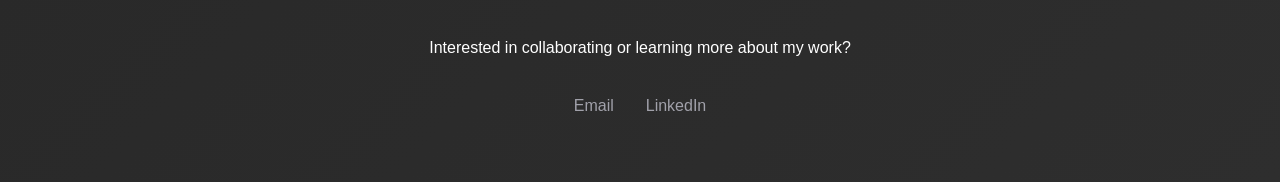
<file: Backup.html>
<!DOCTYPE html>
<html lang="en">
<head>
    <meta charset="UTF-8">
    <meta name="viewport" content="width=device-width, initial-scale=1.0">
    <title>HCI Portfolio | Kelsea Schulenberg</title>
    <style>
        * {
            margin: 0;
            padding: 0;
            box-sizing: border-box;
        }

        body {
            font-family: 'Inter', -apple-system, BlinkMacSystemFont, sans-serif;
            background: linear-gradient(135deg, #0a0a0a 0%, #1a1a1a 50%, #2a2a2a 100%);
            color: #ffffff;
            line-height: 1.6;
            overflow-x: hidden;
        }

        /* Animated background particles */
        .bg-particles {
            position: fixed;
            top: 0;
            left: 0;
            width: 100%;
            height: 100%;
            pointer-events: none;
            z-index: 1;
        }

        .particle {
            position: absolute;
            width: 2px;
            height: 2px;
            background: rgba(99, 102, 241, 0.3);
            border-radius: 50%;
            animation: float 6s ease-in-out infinite;
        }

        @keyframes float {
            0%, 100% { transform: translateY(0px) rotate(0deg); opacity: 0.3; }
            50% { transform: translateY(-20px) rotate(180deg); opacity: 0.8; }
        }

        /* Navigation */
        nav {
            position: fixed;
            top: 0;
            left: 0;
            right: 0;
            padding: 1.5rem 2rem;
            background: rgba(0, 0, 0, 0.8);
            backdrop-filter: blur(20px);
            border-bottom: 1px solid rgba(255, 255, 255, 0.1);
            z-index: 100;
            transition: all 0.3s ease;
        }

        nav.scrolled {
            background: rgba(0, 0, 0, 0.95);
        }

        .nav-content {
            display: flex;
            justify-content: space-between;
            align-items: center;
            max-width: 1200px;
            margin: 0 auto;
        }

        .logo {
            font-size: 1.5rem;
            font-weight: 700;
            background: linear-gradient(135deg, #6366f1, #8b5cf6);
            -webkit-background-clip: text;
            -webkit-text-fill-color: transparent;
            background-clip: text;
        }

        .nav-links {
            display: flex;
            gap: 2rem;
            list-style: none;
        }

        .nav-links a {
            color: #ffffff;
            text-decoration: none;
            transition: color 0.3s ease;
            position: relative;
        }

        .nav-links a:hover {
            color: #6366f1;
        }

        .nav-links a::after {
            content: '';
            position: absolute;
            bottom: -5px;
            left: 0;
            width: 0;
            height: 2px;
            background: linear-gradient(135deg, #6366f1, #8b5cf6);
            transition: width 0.3s ease;
        }

        .nav-links a:hover::after {
            width: 100%;
        }

        /* Main container */
        .container {
            max-width: 1200px;
            margin: 0 auto;
            padding: 0 2rem;
            position: relative;
            z-index: 10;
        }

        /* Hero section */
        .hero {
            min-height: 100vh;
            display: flex;
            align-items: center;
            text-align: center;
            position: relative;
        }

        .hero-content {
            width: 100%;
            animation: fadeInUp 1s ease-out;
        }

        .hero h1 {
            font-size: clamp(3rem, 8vw, 6rem);
            font-weight: 800;
            margin-bottom: 1rem;
            background: linear-gradient(135deg, #ffffff, #6366f1, #8b5cf6);
            -webkit-background-clip: text;
            -webkit-text-fill-color: transparent;
            background-clip: text;
            line-height: 1.1;
        }

        .hero h1.name {
            font-size: 3.5rem;
            margin-bottom: 0.5rem;
        }

        .hero h2 {
            font-size: 2.5rem;
            margin-bottom: 1.5rem;
            background: linear-gradient(135deg, #ffffff, #6366f1, #8b5cf6);
            -webkit-background-clip: text;
            -webkit-text-fill-color: transparent;
            background-clip: text;
        }

        .hero p {
            font-size: 1.5rem;
            margin-bottom: 2rem;
            color: #a1a1aa;
            max-width: 600px;
            margin-left: auto;
            margin-right: auto;
        }

        .cta-button {
            display: inline-block;
            padding: 1rem 2rem;
            background: linear-gradient(135deg, #6366f1, #8b5cf6);
            color: white;
            text-decoration: none;
            border-radius: 50px;
            font-weight: 600;
            transition: all 0.3s ease;
            position: relative;
            overflow: hidden;
        }

        .cta-button:hover {
            transform: translateY(-2px);
            box-shadow: 0 10px 25px rgba(99, 102, 241, 0.3);
        }

        /* Section styles */
        .section {
            padding: 6rem 0;
            position: relative;
        }

        .section-title {
            font-size: 2.5rem;
            font-weight: 700;
            text-align: center;
            margin-bottom: 3rem;
            background: linear-gradient(135deg, #ffffff, #6366f1);
            -webkit-background-clip: text;
            -webkit-text-fill-color: transparent;
            background-clip: text;
        }

        /* Project cards */
        .projects-grid {
            display: grid;
            grid-template-columns: repeat(auto-fit, minmax(400px, 1fr));
            gap: 2rem;
            margin-bottom: 4rem;
        }

        .project-card {
            background: rgba(255, 255, 255, 0.05);
            border: 1px solid rgba(255, 255, 255, 0.1);
            border-radius: 20px;
            padding: 2rem;
            transition: all 0.3s ease;
            position: relative;
            overflow: hidden;
            backdrop-filter: blur(10px);
        }

        .project-image {
            width: 100%;
            height: 180px; /* Fixed consistent height */
            background: transparent;
            border-radius: 10px;
            margin-bottom: 1.5rem;
            display: flex;
            align-items: center;
            justify-content: center;
            position: relative;
            overflow: hidden;
        }

        /* Update the image style for the Bystander Awareness project */


        .project-card::before {
            content: '';
            position: absolute;
            top: 0;
            left: 0;
            right: 0;
            height: 3px;
            background: linear-gradient(135deg, #6366f1, #8b5cf6);
            transform: scaleX(0);
            transition: transform 0.3s ease;
        }

        .project-card:hover::before {
            transform: scaleX(1);
        }

        .project-card:hover {
            transform: translateY(-10px);
            box-shadow: 0 20px 40px rgba(0, 0, 0, 0.3);
            border-color: rgba(99, 102, 241, 0.3);
        }



        .project-card h3 {
            font-size: 1.3rem;
            font-weight: 600;
            margin-bottom: 1rem;
            color: #ffffff;
        }

        .project-summary {
            color: #a1a1aa;
            margin-bottom: 1.5rem;
            line-height: 1.6;
        }

        .project-details {
            display: grid;
            gap: 1rem;
        }

        .detail-item {
            display: flex;
            flex-direction: column;
            gap: 0.5rem;
        }

        .detail-label {
            font-weight: 600;
            color: #6366f1;
            font-size: 0.9rem;
            text-transform: uppercase;
            letter-spacing: 1px;
        }

        .detail-content {
            color: #d1d5db;
            font-size: 0.9rem;
        }

        .skills-list {
            display: flex;
            flex-wrap: wrap;
            gap: 0.5rem;
        }

        .skill-tag {
            background: rgba(99, 102, 241, 0.2);
            color: #a5b4fc;
            padding: 0.3rem 0.8rem;
            border-radius: 20px;
            font-size: 0.8rem;
            border: 1px solid rgba(99, 102, 241, 0.3);
        }

        /* Research section */
        .research-grid {
            display: grid;
            gap: 2rem;
            margin-bottom: 4rem;
        }

        .research-card {
            background: rgba(255, 255, 255, 0.03);
            border: 1px solid rgba(255, 255, 255, 0.1);
            border-radius: 15px;
            padding: 2rem;
            transition: all 0.3s ease;
            position: relative;
            backdrop-filter: blur(10px);
        }

        .research-image {
            width: 100%;
            height: 180px; /* Match project image height */
            background: transparent;
            border-radius: 8px;
            margin-bottom: 1.5rem;
            display: flex;
            align-items: center;
            justify-content: center;
            position: relative;
            overflow: hidden;
        }

        .research-card:hover {
            transform: translateX(10px);
            border-color: rgba(139, 92, 246, 0.3);
            background: rgba(255, 255, 255, 0.08);
        }

        .research-card::before {
            content: '';
            position: absolute;
            left: 0;
            top: 0;
            bottom: 0;
            width: 3px;
            background: linear-gradient(135deg, #8b5cf6, #6366f1);
            transform: scaleY(0);
            transition: transform 0.3s ease;
        }

        .research-card:hover::before {
            transform: scaleY(1);
        }

        /* Biography section */
        .biography {
            padding: 6rem 0 2rem;
            position: relative;
            background: rgba(255, 255, 255, 0.02);
            border-bottom: 1px solid rgba(255, 255, 255, 0.1);
        }

        .biography-container {
            display: flex;
            flex-direction: row; /* Change to row layout */
            align-items: flex-start; /* Align items at the top */
            gap: 2rem; /* Space between image and content */
        }
        
        .bio-image-container {
            display: flex;
            flex-direction: column;
            align-items: center;
            gap: 1rem;
            width: 150px; /* Set a fixed width for the left column */
            flex-shrink: 0; /* Prevent the left column from shrinking */
        }
        
        .bio-image {
            width: 150px;
            height: 150px;
            border-radius: 50%;
            background: linear-gradient(135deg, rgba(99, 102, 241, 0.2), rgba(139, 92, 246, 0.2));
            border: 2px solid rgba(99, 102, 241, 0.5);
            flex-shrink: 0;
            display: flex;
            align-items: center;
            justify-content: center;
            font-size: 3rem;
            overflow: hidden; /* Add this to clip the image */
        }
        
        .headshot-img {
            width: 100%;
            height: 100%;
            object-fit: cover; /* This will make the image cover the container without distortion */
            border-radius: 50%; /* Make the image itself circular too */
        }

        .bio-content {
            flex: 1; /* Allow the content to take remaining width */
        }

        @media (max-width: 768px) {
            .biography-container {
                flex-direction: column; /* Stack vertically on mobile */
                text-align: center;
                align-items: center;
            }
            
            .bio-image-container {
                margin-bottom: 1.5rem;
            }
        }

        /* Add this to your existing CSS (in the style section) */

        .cv-card {
            background: linear-gradient(135deg, rgba(99, 102, 241, 0.1), rgba(139, 92, 246, 0.1));
            border: 1px solid rgba(255, 255, 255, 0.1);
            border-radius: 20px;
            padding: 2.5rem;
            margin-bottom: 3rem;
            transition: all 0.3s ease;
            position: relative;
            overflow: hidden;
            backdrop-filter: blur(10px);
        }

        .cv-card::before {
            content: '';
            position: absolute;
            top: 0;
            left: 0;
            width: 100%;
            height: 100%;
            background: 
                radial-gradient(circle at 20% 20%, rgba(99, 102, 241, 0.15) 0%, transparent 50%),
                radial-gradient(circle at 80% 80%, rgba(139, 92, 246, 0.15) 0%, transparent 50%);
            animation: shimmer 6s ease-in-out infinite;
            z-index: -1;
        }

        .cv-content {
            display: flex;
            align-items: center;
            gap: 2rem;
        }

        .cv-icon {
            font-size: 4rem;
            background: linear-gradient(135deg, #6366f1, #8b5cf6);
            -webkit-background-clip: text;
            -webkit-text-fill-color: transparent;
            background-clip: text;
        }

        .cv-text {
            flex: 1;
        }

        .cv-text h3 {
            font-size: 1.8rem;
            margin-bottom: 1rem;
            background: linear-gradient(135deg, #ffffff, #6366f1);
            -webkit-background-clip: text;
            -webkit-text-fill-color: transparent;
            background-clip: text;
        }

        .cv-button {
            display: inline-flex;
            align-items: center;
            gap: 10px;
            margin-top: 1.5rem;
            padding: 12px 24px;
            background: linear-gradient(135deg, #6366f1, #8b5cf6);
            color: white;
            text-decoration: none;
            border-radius: 50px;
            font-weight: 600;
            transition: all 0.3s ease;
            box-shadow: 0 4px 12px rgba(99, 102, 241, 0.3);
        }

        .cv-button:hover {
            transform: translateY(-3px);
            box-shadow: 0 8px 16px rgba(99, 102, 241, 0.4);
        }

        .button-icon {
            font-size: 1.2rem;
        }

        @media (max-width: 768px) {
            .cv-content {
                flex-direction: column;
                text-align: center;
            }
            
            .cv-icon {
                margin-bottom: 1rem;
            }
        }

        /* Animations */
        @keyframes fadeInUp {
            from {
                opacity: 0;
                transform: translateY(30px);
            }
            to {
                opacity: 1;
                transform: translateY(0);
            }
        }

        .fade-in-up {
            animation: fadeInUp 0.8s ease-out forwards;
            opacity: 0;
        }

        /* Responsive design */
        @media (max-width: 768px) {
            .nav-links {
                display: none;
            }
            
            .projects-grid {
                grid-template-columns: 1fr;
            }
            
            .hero h1 {
                font-size: 3rem;
            }
            
            .hero p {
                font-size: 1.2rem;
            }
            
            .container {
                padding: 0 1rem;
            }
        }

        /* Contact section */
        .contact {
            text-align: center;
            padding: 4rem 0;
            background: rgba(255, 255, 255, 0.02);
            border-top: 1px solid rgba(255, 255, 255, 0.1);
        }

        .contact-links {
            display: flex;
            justify-content: center;
            gap: 2rem;
            margin-top: 2rem;
        }

        .contact-link {
            color: #a1a1aa;
            text-decoration: none;
            transition: color 0.3s ease;
        }

        .contact-link:hover {
            color: #6366f1;
        }

        .button {
            display: inline-block;
            padding: 10px 15px;
            background-color: #0066cc; /* or your preferred color */
            color: white;
            text-decoration: none;
            border-radius: 4px;
            font-weight: bold;
        }

        .button:hover {
            background-color: #0052a3; /* slightly darker on hover */
        }
    
        /* Reduce space above research section */
        #research.section {
            padding-top: 1rem; /* Reduced from 6rem */
        }
    </style>
</head>
<body>
    <div class="bg-particles" id="particles"></div>

    <main>
        <section id="home" class="hero">
            <div class="container">
                <div class="hero-content">
                    <h1 class="name">Kelsea Schulenberg, Ph.D.</h1>
                    <h2 style="font-size: 2.5rem; margin-bottom: 1.5rem; background: linear-gradient(135deg, #ffffff, #6366f1, #8b5cf6); -webkit-background-clip: text; -webkit-text-fill-color: transparent; background-clip: text;">AI Integration & Human-AI Collaboration Expert</h2>
                    <p>Specializing in AI system design and integration in the workplace, with expertise in how AI impacts human worker evaluation, job security, and organizational dynamics</p>
                </div>
            </div>
        </section>

        <!-- Biography section with updated content -->
        <section id="about" class="biography">
            <div class="container">
                <div class="biography-container">
                    <div class="bio-image-container">
                        <div class="bio-image">
                            <img src="headshot.jpg" alt="Headshot" class="headshot-img">
                        </div>
                        <a href="CV.pdf" class="cv-button" target="_blank" style="margin-top: 1rem; display: inline-block; text-align: center;">
                            <span class="button-text">Download CV</span>
                        </a>
                    </div>
                    <div class="bio-content">
                        <h2>About Me</h2>
                        <p>I hold a Ph.D. in Human-Centered Computing from Clemson University, where I specialized in AI integration in workplace environments. My research expertise centers on how the design and implementation of AI systems fundamentally impacts human worker evaluation, job security expectations, and organizational dynamics.</p>
                        <p>My dissertation, "Through Her Eyes: Centering Women's Experiences in the Design, Evaluation, and Integration of Human-AI Interaction in the Workplace," established critical linkages between AI system design and human performance evaluation, revealing how evaluator bias, AI functionality, and task allocation converge to shape workers' perceptions of job security and career stability.</p>
                        <p>My work spans AI ethics, human-AI collaboration, feminist HCI, and creating more equitable AI-augmented workplaces. I'm particularly focused on ensuring that AI integration considers and protects the experiences of marginalized workers.</p>
                    </div>
                </div>
            </div>
        </section>

        <section id="dissertation" class="section" style="background: rgba(99, 102, 241, 0.05); border-top: 2px solid rgba(99, 102, 241, 0.3); border-bottom: 2px solid rgba(99, 102, 241, 0.3);">
            <div class="container">
                <h2 class="section-title">🎓 Dissertation Research: AI Integration in the Workplace</h2>
                <div style="max-width: 900px; margin: 0 auto 3rem auto; text-align: center;">
                    <p style="font-size: 1.1rem; color: #d1d5db; line-height: 1.8;">My doctoral research explored the critical intersection of AI system design, human worker evaluation, and job security in workplace environments. Through two comprehensive studies, I established frameworks for understanding how AI integration fundamentally reshapes the human work experience.</p>
                </div>
                
                <div class="research-grid">
                    <div class="research-card fade-in-up" style="background: rgba(99, 102, 241, 0.1); border: 2px solid rgba(99, 102, 241, 0.3);">
                        <h3>Dissertation Study: AI Design and Human Worker Evaluation</h3>
                        <p class="project-summary">This research established a clear empirical linkage between the functional design of AI systems and how human workers are evaluated in AI-enabled workplaces. I demonstrated that AI system capabilities, task types, and evaluation bias all directly influence performance assessment criteria and evaluation frameworks applied to human workers.</p>
                        <div class="project-details">
                            <div class="detail-item">
                                <div class="detail-label">Key Findings</div>
                                <div class="detail-content">AI system design characteristics significantly shape evaluation metrics, performance expectations, and perceived worker competence. The study revealed specific design patterns that either support or undermine fair human evaluation.</div>
                            </div>
                            <div class="detail-item">
                                <div class="detail-label">Methods</div>
                                <div class="detail-content">Mixed-methods approach including a large online experiment and interviews with subject matter experts.</div>
                            </div>
                            <div class="detail-item">
                                <div class="detail-label">Impact</div>
                                <div class="detail-content">Provides actionable guidance for organizations designing AI systems to ensure equitable worker evaluation practices</div>
                            </div>
                            <div class="detail-item" style="margin-top: 1rem;">
                                <a href="Evalaution.pdf" class="cta-button" style="font-size: 0.9rem; padding: 0.75rem 1.5rem;" target="_blank">View Dissertation Chapter</a>
                            </div>
                        </div>
                    </div>

                    <div class="research-card fade-in-up" style="background: rgba(139, 92, 246, 0.1); border: 2px solid rgba(139, 92, 246, 0.3);">
                        <h3>Dissertation Study: AI Integration and Job Security Expectations</h3>
                        <p class="project-summary">This research uncovered how AI integration shapes workers' expectations and perceptions of job security. I identified a complex interplay between evaluator bias, AI system design, and task characteristics that collectively inform workers' sense of career stability and future prospects in AI-augmented workplaces.</p>
                        <div class="project-details">
                            <div class="detail-item">
                                <div class="detail-label">Key Findings</div>
                                <div class="detail-content">Job security perceptions are shaped by the interaction of three factors: how evaluators perceive AI capabilities, how AI systems are functionally designed, and the nature of tasks humans and AI perform. These factors blend to create distinct patterns of job security anxiety or confidence.</div>
                            </div>
                            <div class="detail-item">
                                <div class="detail-label">Methods</div>
                                <div class="detail-content">Mixed-methods approach including a large online experiment and interviews with subject matter experts.</div>
                            </div>
                            <div class="detail-item">
                                <div class="detail-label">Impact</div>
                                <div class="detail-content">Offers frameworks for organizations to address job security concerns proactively during AI implementation</div>
                            </div>
                            <div class="detail-item" style="margin-top: 1rem;">
                                <a href="Job.pdf" class="cta-button" style="font-size: 0.9rem; padding: 0.75rem 1.5rem;" target="_blank">View Dissertation Chapter</a>
                            </div>
                        </div>
                    </div>
                </div>
                
                <div style="text-align: center; margin-top: 3rem;">
                    <a href="Dissertation.pdf" class="cta-button" style="font-size: 1.1rem; padding: 1rem 2.5rem;" target="_blank">
                        📄 Read Full Dissertation
                    </a>
                </div>
            </div>
        </section>

        <section id="design" class="section">
            <div class="container">
                <h2 class="section-title">🔷 AI & HCI Design Projects</h2>
                <div class="projects-grid">
                    <div class="project-card fade-in-up" style="border: 2px solid rgba(99, 102, 241, 0.4);">
                        <div class="project-image">
                            <span style="font-size: 4rem;">🤖</span>
                        </div>
                        <h3>AI-Based Moderators for Virtual Spaces</h3>
                        <p class="project-summary">Investigated AI moderation system design for online community interactions in immersive environments, addressing transparency, fairness, and escalation paths while preserving user experience. This work directly informed my dissertation research on AI system design and human evaluation.</p>
                        <div class="project-details">
                            <div class="detail-item">
                                <div class="detail-label">AI Design Focus</div>
                                <div class="detail-content">Explored how AI moderation algorithms impact user trust, community dynamics, and perceptions of fairness in virtual environments</div>
                            </div>
                            <div class="detail-item">
                                <div class="detail-label">Skills</div>
                                <div class="skills-list">
                                    <span class="skill-tag">AI System Design</span>
                                    <span class="skill-tag">User Safety Research</span>
                                    <span class="skill-tag">Virtual Reality Design</span>
                                    <span class="skill-tag">AI Ethics</span>
                                </div>
                            </div>
                            <div class="detail-item">
                                <div class="detail-label">Impact</div>
                                <div class="detail-content">Prompted internal policy discussions around moderation in partnering online communities and informed AI transparency best practices.</div>
                            </div>
                        </div>
                    </div>

                    <div class="project-card fade-in-up" style="border: 2px solid rgba(99, 102, 241, 0.4);">
                        <div class="project-image">
                            <span style="font-size: 4rem;">📊</span>
                        </div>
                        <h3>Navy Squadron Readiness Dashboards: Human-AI Decision Making</h3>
                        <p class="project-summary">Collaborated with military stakeholders to redesign AI-augmented dashboards used by Navy officers to assess squadron readiness. Focused on optimizing human-AI collaboration, shared responsibility models for AI-assisted decisions, and cognitive load reduction in high-stakes environments.</p>
                        <div class="project-details">
                            <div class="detail-item">
                                <div class="detail-label">AI Integration Focus</div>
                                <div class="detail-content">Developed frameworks for shared responsibility in AI-assisted decision making, addressing how AI recommendations impact human judgment and accountability</div>
                            </div>
                            <div class="detail-item">
                                <div class="detail-label">Deliverables</div>
                                <div class="detail-content">Revised dashboard wireframes, human-AI interaction protocols, heuristic evaluations, design recommendations</div>
                            </div>
                            <div class="detail-item">
                                <div class="detail-label">Skills</div>
                                <div class="skills-list">
                                    <span class="skill-tag">Human-AI Collaboration</span>
                                    <span class="skill-tag">AI-Assisted Decision Making</span>
                                    <span class="skill-tag">Qualitative Research</span>
                                    <span class="skill-tag">Cognitive Load Reduction</span>
                                </div>
                            </div>
                            <div class="detail-item">
                                <div class="detail-label">Impact</div>
                                <div class="detail-content">Led to published papers on shared responsibility models for AI errors in decision making. Improved decision-making speed and accuracy while maintaining human oversight.</div>
                            </div>
                        </div>
                    </div>

                    <div class="project-card fade-in-up">
                        <div class="project-image">
                            <img src="training.png" alt="Bystander Awareness Training Application" style="width: auto; height: 100%;">
                        </div>
                        <h3>Building Interactive and Localized Bystander Awareness Training Applications</h3>
                        <p class="project-summary">Designed an AR-based, geolocation-enabled interactive training application to raise awareness and teach intervention strategies for sexual assault scenarios, with emphasis on cultural and geographic localization.</p>
                        <div class="project-details">
                            <div class="detail-item">
                                <div class="detail-label">Deliverables</div>
                                <div class="detail-content">Android AR application, conversational agent, clickable prototypes, user personas, scenario-based interaction flows, usability testing report</div>
                            </div>
                            <div class="detail-item">
                                <div class="detail-label">Skills</div>
                                <div class="skills-list">
                                    <span class="skill-tag">UX Research</span>
                                    <span class="skill-tag">Human-Centered Design</span>
                                    <span class="skill-tag">Prototyping</span>
                                    <span class="skill-tag">Usability Assessment</span>
                                </div>
                            </div>
                            <div class="detail-item">
                                <div class="detail-label">Impact</div>
                                <div class="detail-content">Recognized at CHI 2023 for outstanding transformative application. Shaped policy conversations around localized safety training.</div>
                            </div>
                        </div>
                    </div>

                    <div class="project-card fade-in-up">
                        <div class="project-image">
                            <img src="women.png" alt="Connecting Women of Color in Computer Science" style="width: auto; height: 100%; max-height: 280px; object-fit: contain; border-radius: 10px; margin: 0 auto; display: block;">
                        </div>
                        <h3>Connecting Women of Color in Computer Science</h3>
                        <p class="project-summary">Designed a mobile-first platform to support networking, mentorship, and community building among women of color in computer science, connecting students with events, mentors, and career opportunities.</p>
                        <div class="project-details">
                            <div class="detail-item">
                                <div class="detail-label">Deliverables</div>
                                <div class="detail-content">High-fidelity mobile prototype, user journey maps, community research findings</div>
                            </div>
                            <div class="detail-item">
                                <div class="detail-label">Skills</div>
                                <div class="skills-list">
                                    <span class="skill-tag">Inclusive Design</span>
                                    <span class="skill-tag">Mobile UX</span>
                                    <span class="skill-tag">Community Research</span>
                                    <span class="skill-tag">Information Architecture</span>
                                </div>
                            </div>
                            <div class="detail-item">
                                <div class="detail-label">Impact</div>
                                <div class="detail-content">Received positive feedback from early user testing and advocacy groups; informed broader DEI tech initiatives.</div>
                            </div>
                        </div>
                    </div>

                    <div class="project-card fade-in-up">
                        <div class="project-image">
                            <img src="blockchain.png" alt="Blockchain VR Copyright System" style="width: 100%; height: 100%; object-fit: contain; border-radius: 10px; margin: 0 auto; display: block;">
                        </div>
                        <h3>Blockchain VR Copyright System</h3>
                        <p class="project-summary">Explored emerging technology to develop a novel copyright system allowing artists to register, display, and protect their digital creations in immersive VR spaces using blockchain authentication.</p>
                        <div class="project-details">
                            <div class="detail-item">
                                <div class="detail-label">Deliverables</div>
                                <div class="detail-content">VR concept demo, technical documentation, blockchain use case modeling, usability tests</div>
                            </div>
                            <div class="detail-item">
                                <div class="detail-label">Skills</div>
                                <div class="skills-list">
                                    <span class="skill-tag">Blockchain Theory</span>
                                    <span class="skill-tag">Immersive Design</span>
                                    <span class="skill-tag">Speculative Prototyping</span>
                                </div>
                            </div>
                            <div class="detail-item">
                                <div class="detail-label">Impact</div>
                                <div class="detail-content">User tested with artists to identify potential benefits of blockchain validation to artistry</div>
                            </div>
                        </div>
                    </div>

                    <div class="project-card fade-in-up">
                        <h3>VR Consent Mechanisms</h3>
                        <p class="project-summary">Designed and tested VR-native consent prompts to protect users in immersive environments, focusing on clarity, embodied interaction, and continuity of experience.</p>
                        <div class="project-details">
                            <div class="detail-item">
                                <div class="detail-label">Skills</div>
                                <div class="skills-list">
                                    <span class="skill-tag">Embodied Interaction Design</span>
                                    <span class="skill-tag">Virtual Reality Design</span>
                                    <span class="skill-tag">Consent UX</span>
                                </div>
                            </div>
                            <div class="detail-item">
                                <div class="detail-label">Impact</div>
                                <div class="detail-content">Published paper outlining novel consent mechanisms for VR spaces. Presented at HCI lab showcase.</div>
                            </div>
                        </div>
                    </div>
                </div>
            </div>
        </section>

        <section id="research" class="section">
            <div class="container">
                <h2 class="section-title">🔶 HCI Research Efforts</h2>

                <!-- Enhanced CV section -->
                <div class="cv-card fade-in-up">
                    <div class="cv-content">
                        <div class="cv-icon">📄</div>
                        <div class="cv-text">
                            <h3>Research Portfolio</h3>
                            <p>Explore my complete collection of research projects, publications, and academic contributions in human-computer interaction.</p>
                            <a href="CV.pdf" class="cv-button" target="_blank">
                                <span class="button-text">Download CV</span>
                            </a>
                        </div>
                    </div>
                </div>

                <div class="research-grid">
                    <div class="research-card fade-in-up">
                        <div class="research-image">
                            <img src="wai.png" alt="Women Developers in AI Technology" style="width: 100%; height: 100%; object-fit: contain; border-radius: 8px;">
                        </div>
                        <h3>Understanding Women Developers in AI Technology</h3>
                        <p class="project-summary">Explored perspectives of women developers in AI, focusing on their roles, experiences, and insights about AI systems they help create.</p>
                        <div class="project-details">
                            <div class="detail-item">
                                <div class="detail-label">Methods</div>
                                <div class="detail-content">Semi-structured interviews, thematic analysis</div>
                            </div>
                            <div class="detail-item">
                                <div class="detail-label">Output</div>
                                <div class="detail-content">Peer-reviewed publication submitted to HICSS; presented as talk at HICSS conference</div>
                            </div>
                        </div>
                    </div>

                    <div class="research-card fade-in-up">
                        <div class="research-image">
                            <img src="thesis.png" alt="Online Podcast Communities and Support Networks" style="width: 100%; height: 100%; object-fit: contain; border-radius: 8px;">
                        </div>
                        <h3>Online Podcast Communities and Support Networks</h3>
                        <p class="project-summary">Investigated how podcast creators and listeners develop parasocial relationships and utilize shared interests for social support online.</p>
                        <div class="project-details">
                            <div class="detail-item">
                                <div class="detail-label">Methods</div>
                                <div class="detail-content">Mixed methods, thematic analysis, focus groups</div>
                            </div>
                            <div class="detail-item">
                                <div class="detail-label">Output</div>
                                <div class="detail-content">Comprehensive thesis approved by multiple HCI and communication experts</div>
                            </div>
                        </div>
                    </div>

                    <div class="research-card fade-in-up">
                        <h3>AI Education Perspectives from Young Professionals</h3>
                        <p class="project-summary">Surveyed early-career AI professionals to understand educational pathways, training gaps, and desired changes in AI curricula.</p>
                        <div class="project-details">
                            <div class="detail-item">
                                <div class="detail-label">Methods</div>
                                <div class="detail-content">Survey research, descriptive and thematic analysis</div>
                            </div>
                            <div class="detail-item">
                                <div class="detail-label">Output</div>
                                <div class="detail-content">Contributing to working paper exploring needs to update CS education for AI innovations</div>
                            </div>
                        </div>
                    </div>

                    <div class="research-card fade-in-up">
                        <h3>Comparative Analysis of Podcast Genres</h3>
                        <p class="project-summary">Explored how different podcast genres structure episodes and employ production techniques to shape listener engagement.</p>
                        <div class="project-details">
                            <div class="detail-item">
                                <div class="detail-label">Methods</div>
                                <div class="detail-content">Cross-case comparison</div>
                            </div>
                            <div class="detail-item">
                                <div class="detail-label">Output</div>
                                <div class="detail-content">Paper outlining thematic and technological differences between podcast genres</div>
                            </div>
                        </div>
                    </div>
                </div>

                </div>
        </section>

        <section id="contact" class="contact">
            <div class="container">
                <h2 class="section-title">Let's Connect</h2>
                <p>Interested in collaborating or learning more about my work?</p>
                <div class="contact-links">
                    <a href="mailto:kelseas@g.clemson.edu" class="contact-link">Email</a>
                    <a href="https://www.linkedin.com/in/kelsea-schulenberg-6bb009a9/" class="contact-link">LinkedIn</a>
                </div>
            </div>
        </section>
    </main>

    <script>
        // Create floating particles
        function createParticles() {
            const particlesContainer = document.getElementById('particles');
            const particleCount = 50;
            
            for (let i = 0; i < particleCount; i++) {
                const particle = document.createElement('div');
                particle.className = 'particle';
                particle.style.left = Math.random() * 100 + '%';
                particle.style.top = Math.random() * 100 + '%';
                particle.style.animationDelay = Math.random() * 6 + 's';
                particle.style.animationDuration = (Math.random() * 3 + 3) + 's';
                particlesContainer.appendChild(particle);
            }
        }

        // Smooth scrolling for navigation links
        document.querySelectorAll('a[href^="#"]').forEach(anchor => {
            anchor.addEventListener('click', function (e) {
                e.preventDefault();
                const target = document.querySelector(this.getAttribute('href'));
                if (target) {
                    target.scrollIntoView({
                        behavior: 'smooth',
                        block: 'start'
                    });
                }
            });
        });

        // Intersection Observer for animations
        const observerOptions = {
            threshold: 0.1,
            rootMargin: '0px 0px -50px 0px'
        };

        const observer = new IntersectionObserver((entries) => {
            entries.forEach(entry => {
                if (entry.isIntersecting) {
                    entry.target.style.opacity = '1';
                    entry.target.style.transform = 'translateY(0)';
                }
            });
        }, observerOptions);

        // Observe all fade-in elements
        document.querySelectorAll('.fade-in-up').forEach(el => {
            observer.observe(el);
        });

        // Initialize particles when page loads
        window.addEventListener('load', createParticles);

        // Add staggered animation delay to project cards
        document.querySelectorAll('.project-card').forEach((card, index) => {
            card.style.animationDelay = (index * 0.1) + 's';
        });

        // Add staggered animation delay to research cards
        document.querySelectorAll('.research-card').forEach((card, index) => {
            card.style.animationDelay = (index * 0.1) + 's';
        });
    </script>
</body>
</html>
</file>
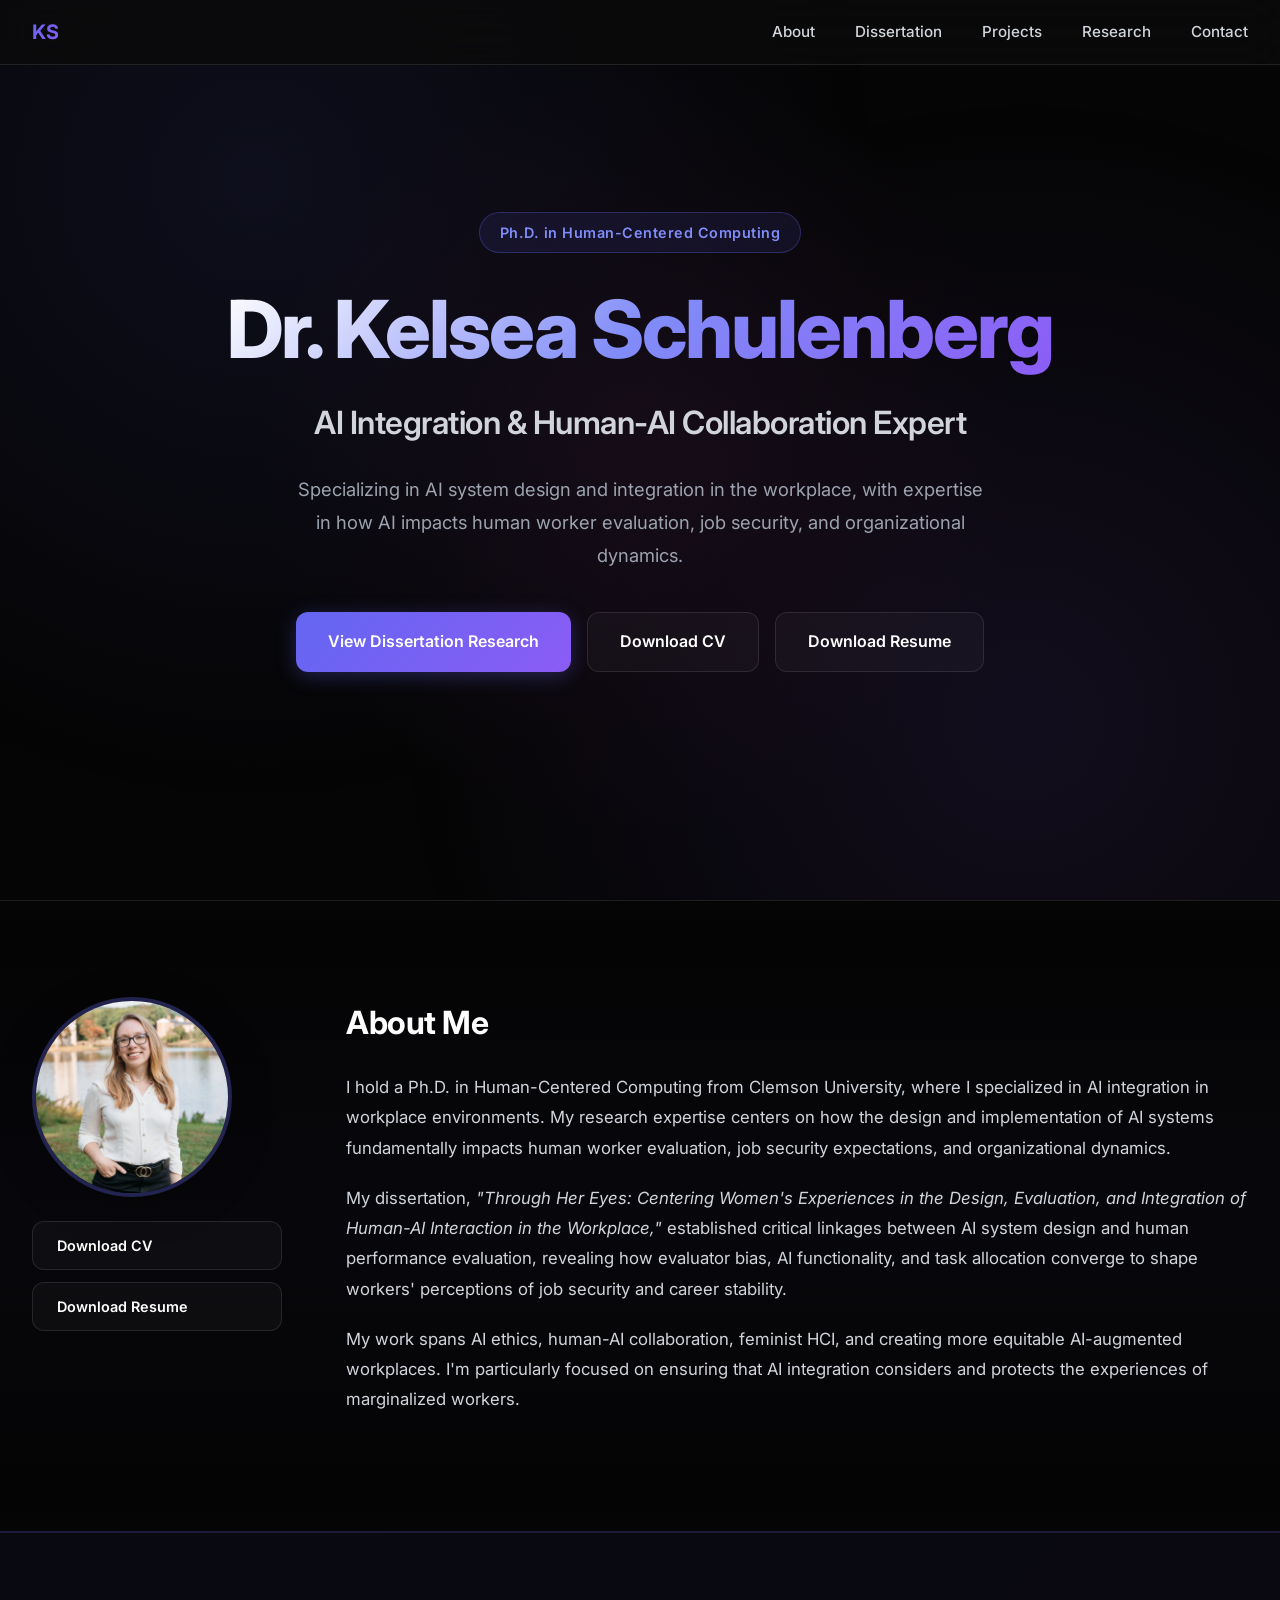
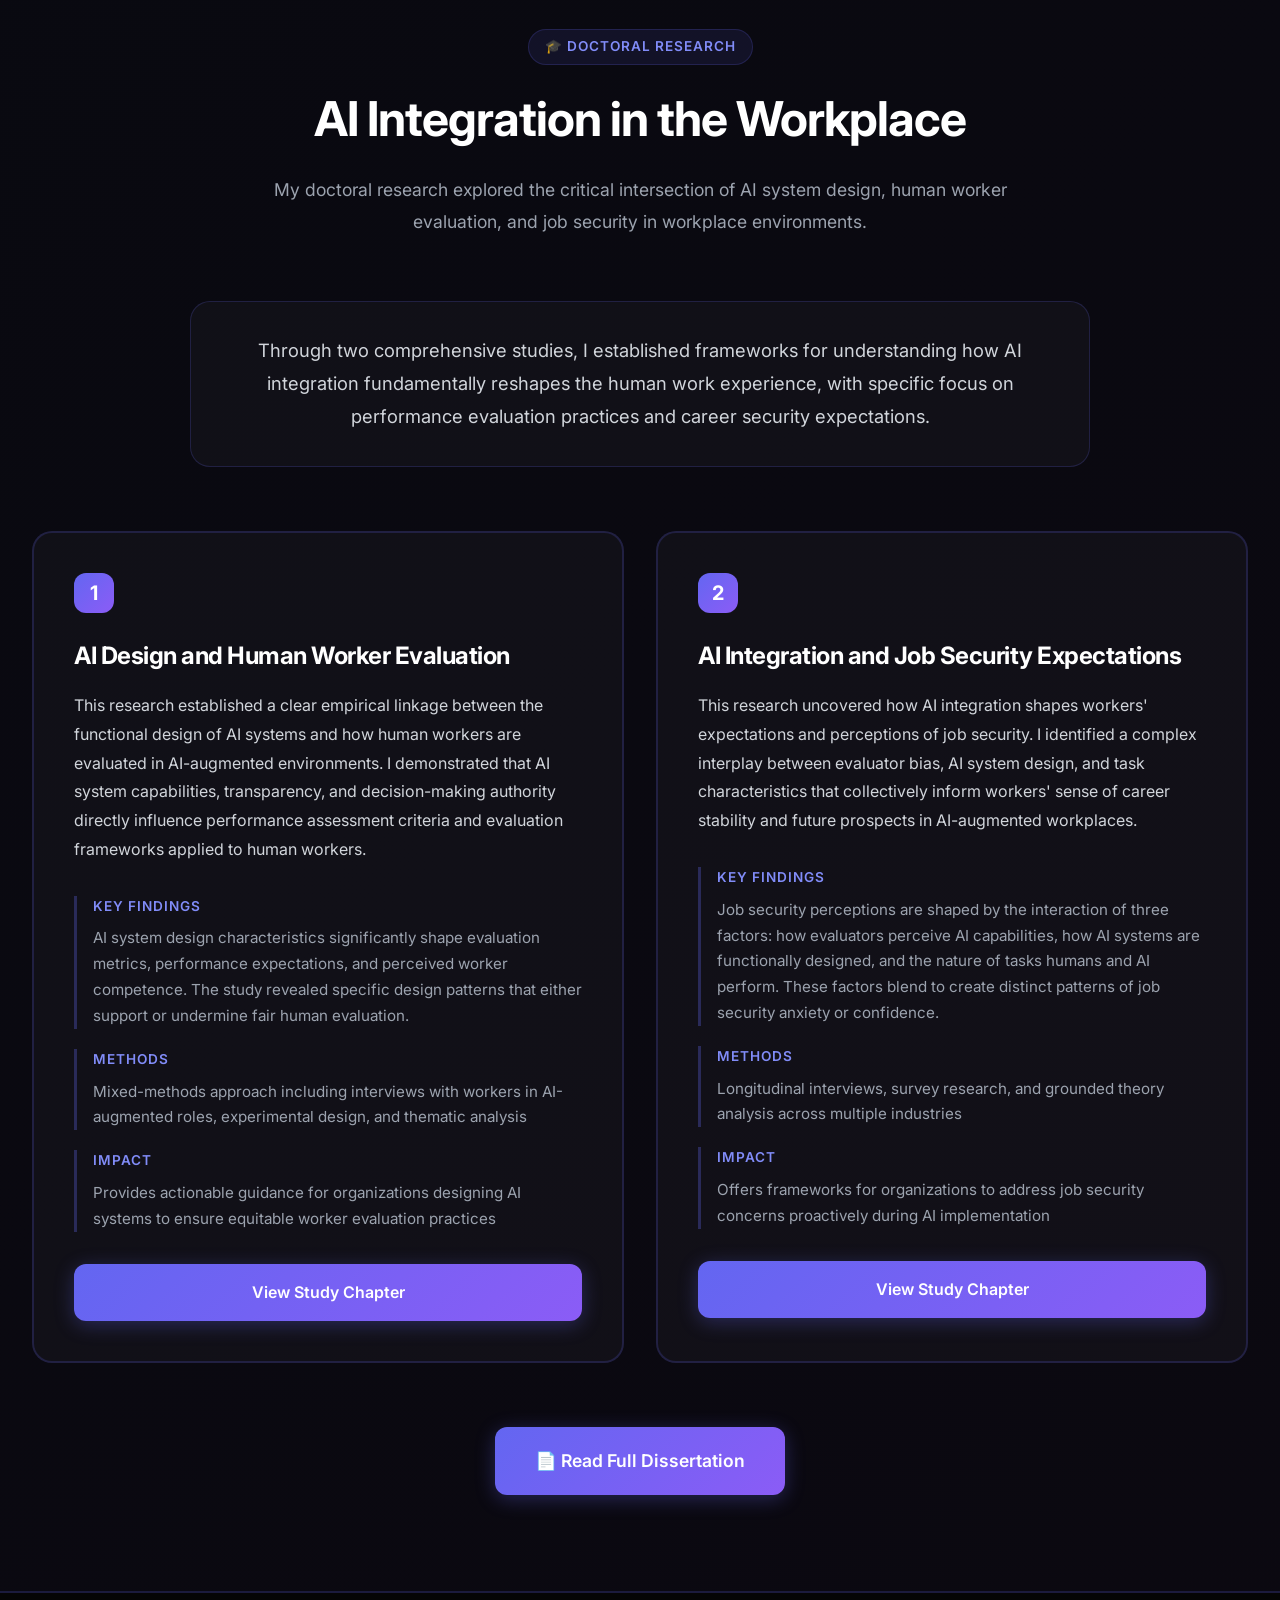
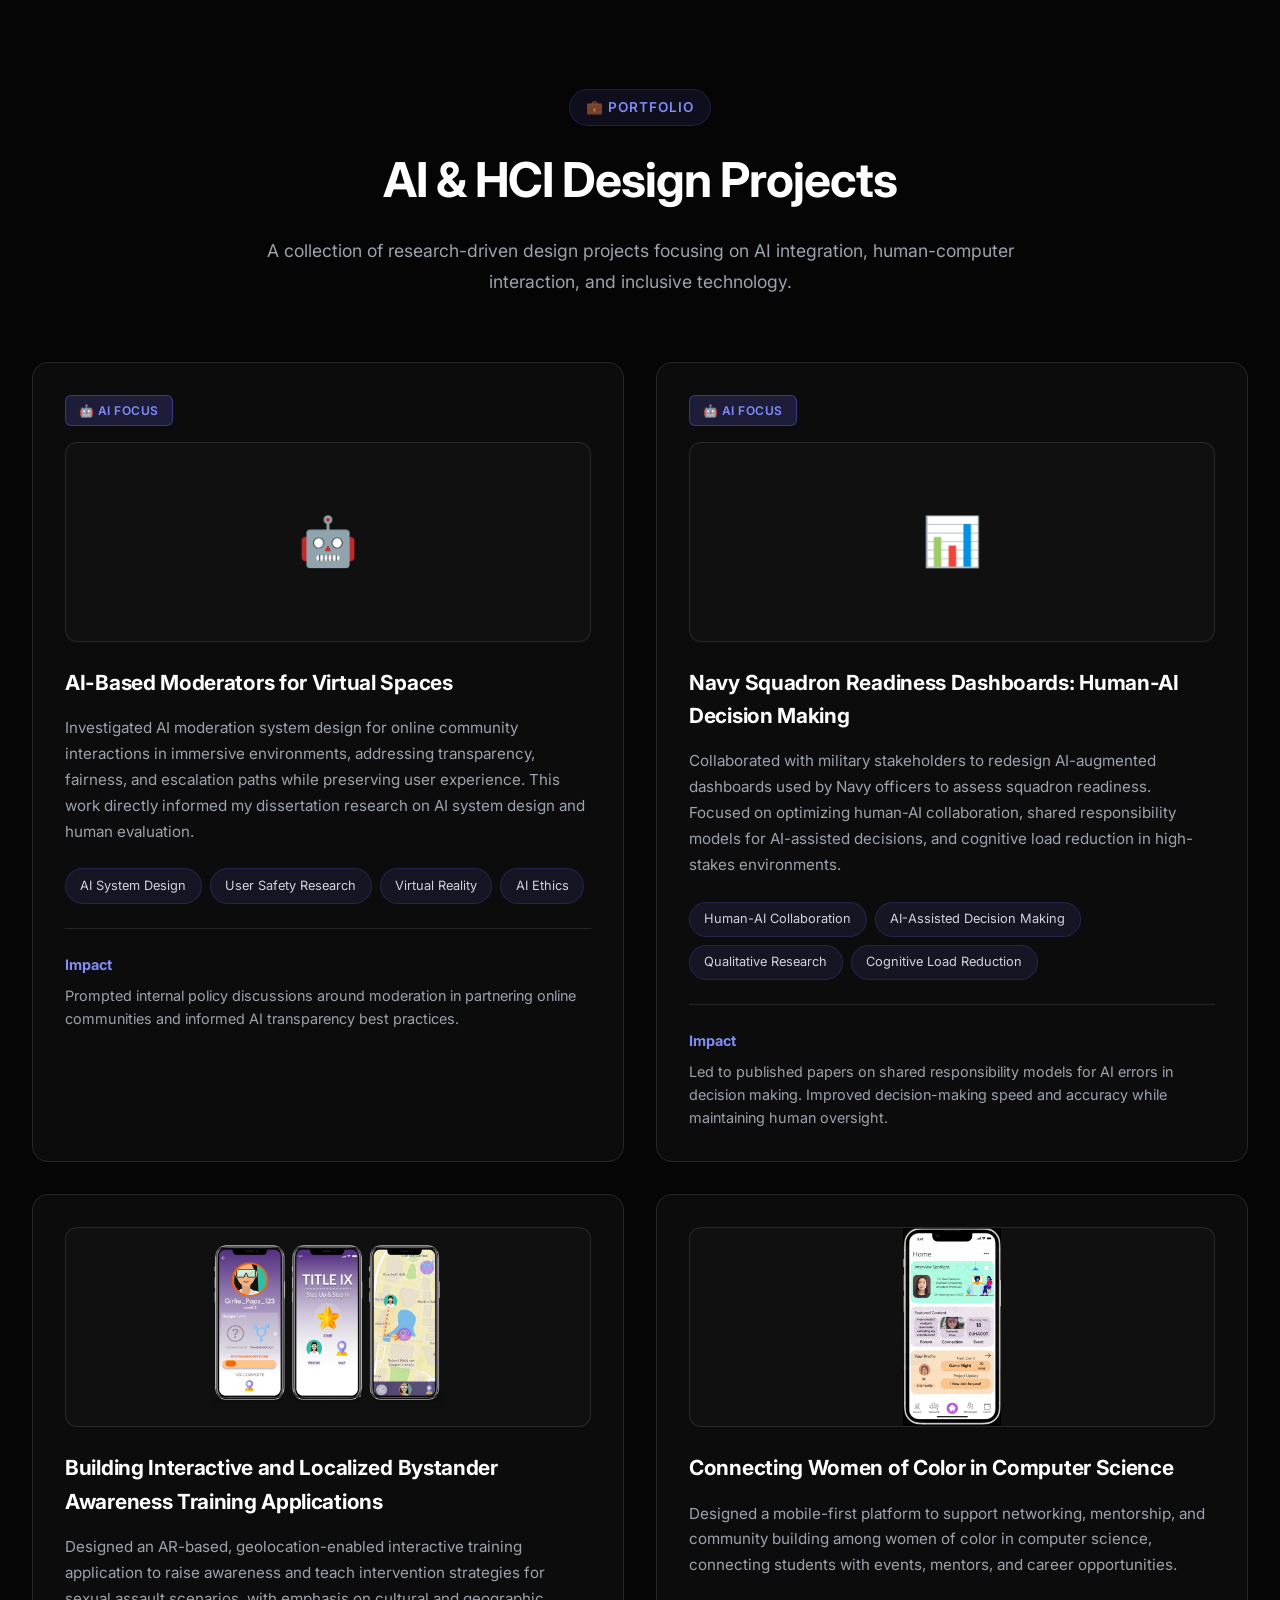
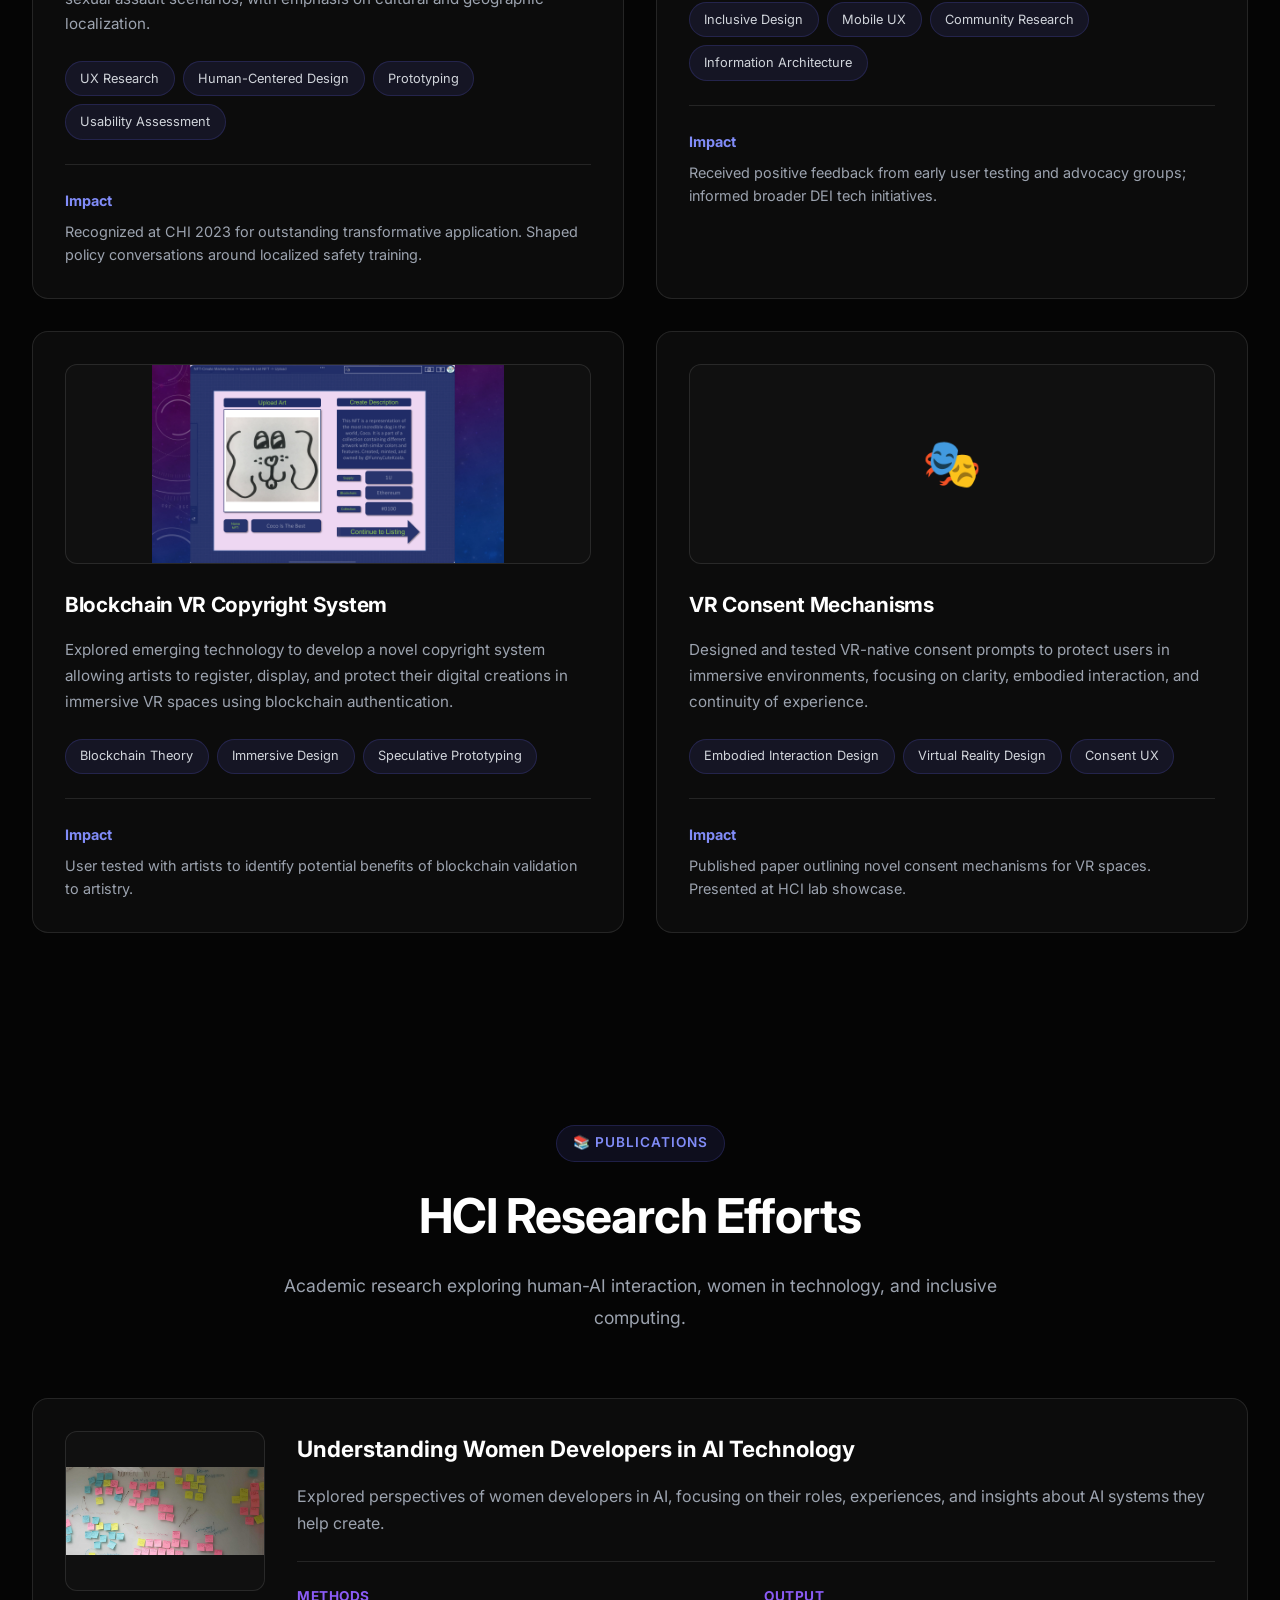
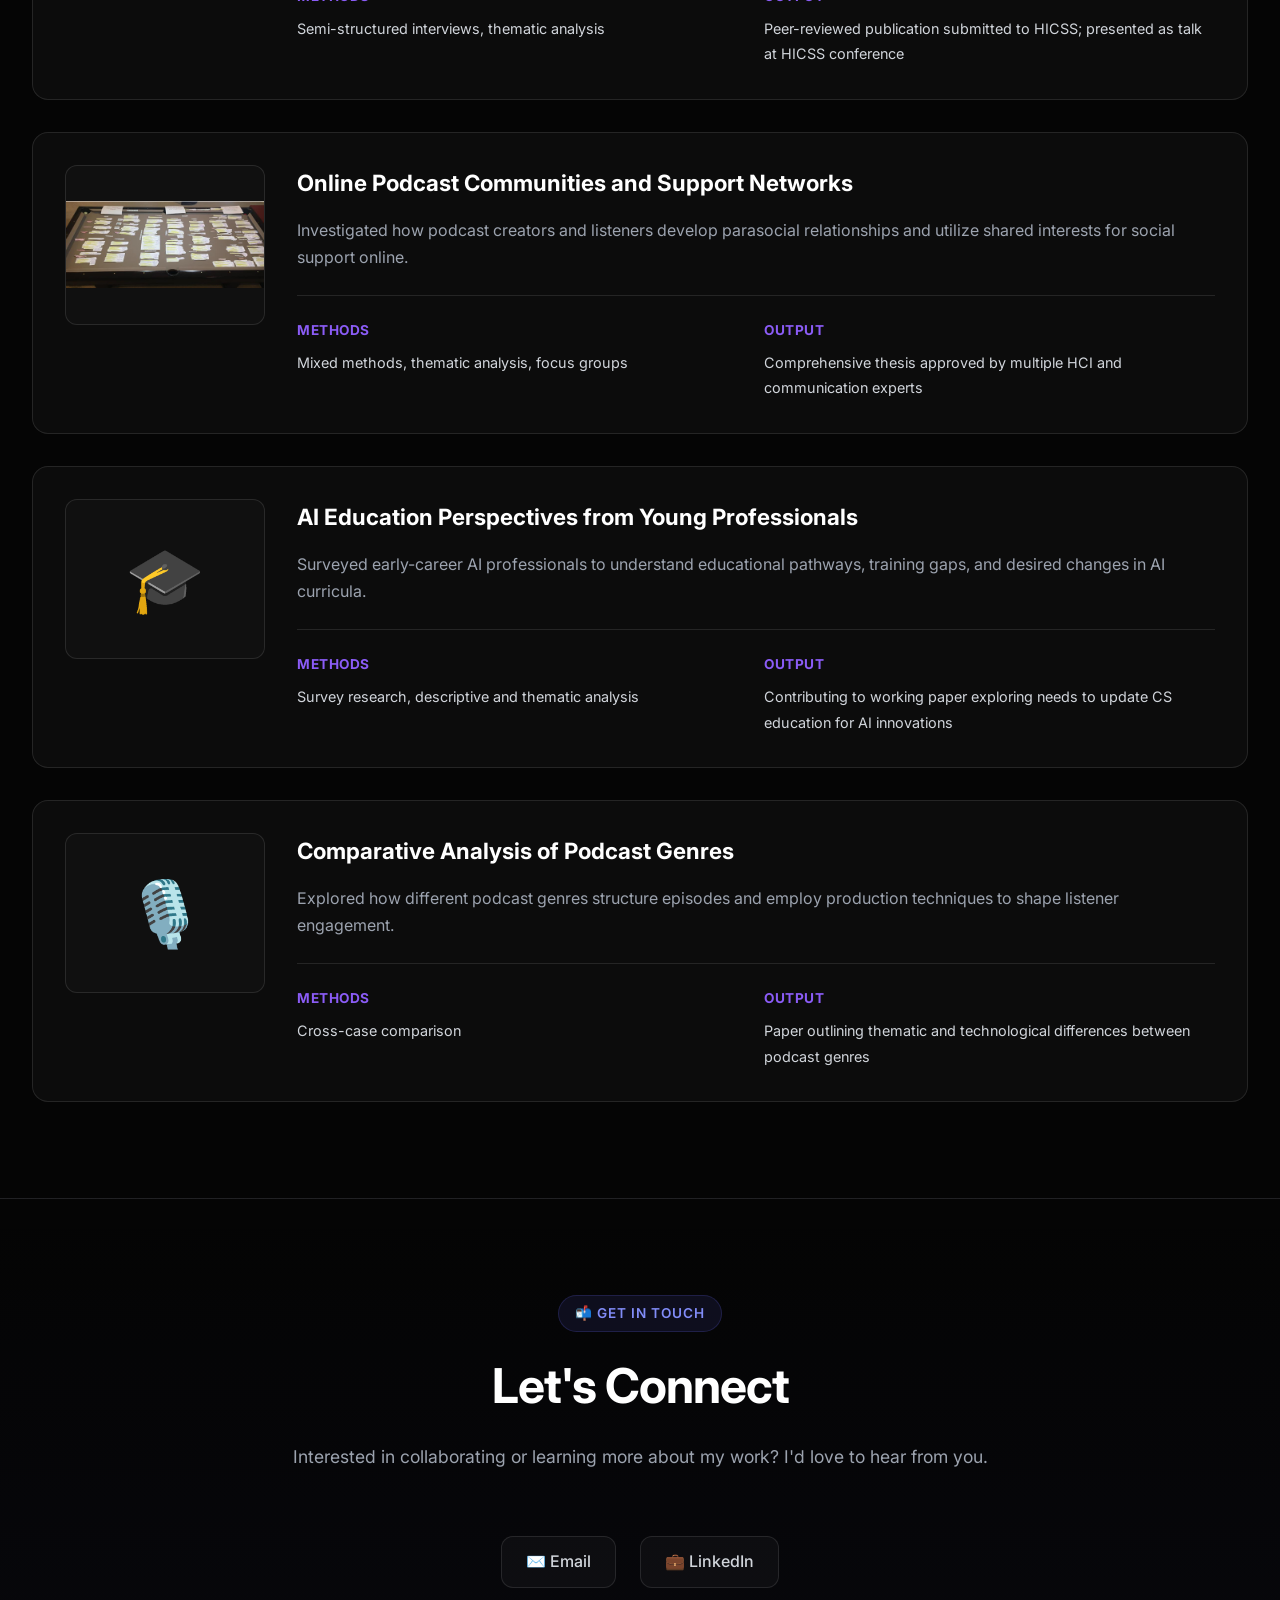
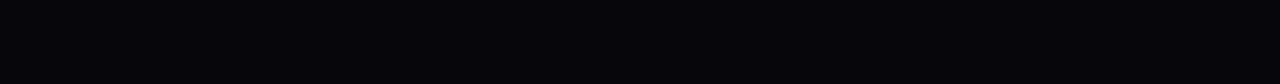
<file: Backup2.html>
<!DOCTYPE html>
<html lang="en">
<head>
    <meta charset="UTF-8">
    <meta name="viewport" content="width=device-width, initial-scale=1.0">
    <title>Dr. Kelsea Schulenberg | AI Integration & Human-AI Collaboration Expert</title>
    <link rel="preconnect" href="https://fonts.googleapis.com">
    <link rel="preconnect" href="https://fonts.gstatic.com" crossorigin>
    <link href="https://fonts.googleapis.com/css2?family=Inter:wght@300;400;500;600;700;800&display=swap" rel="stylesheet">
    <style>
        :root {
            --primary: #6366f1;
            --primary-light: #818cf8;
            --primary-dark: #4f46e5;
            --secondary: #8b5cf6;
            --accent: #ec4899;
            --bg-dark: #0a0a0a;
            --bg-darker: #050505;
            --bg-card: rgba(255, 255, 255, 0.03);
            --text-primary: #ffffff;
            --text-secondary: #d1d5db;
            --text-muted: #9ca3af;
            --border: rgba(255, 255, 255, 0.1);
        }

        * {
            margin: 0;
            padding: 0;
            box-sizing: border-box;
        }

        html {
            scroll-behavior: smooth;
        }

        body {
            font-family: 'Inter', -apple-system, BlinkMacSystemFont, sans-serif;
            background: var(--bg-darker);
            color: var(--text-primary);
            line-height: 1.6;
            overflow-x: hidden;
        }

        /* Animated gradient background */
        body::before {
            content: '';
            position: fixed;
            top: 0;
            left: 0;
            width: 100%;
            height: 100%;
            background: 
                radial-gradient(circle at 20% 20%, rgba(99, 102, 241, 0.1) 0%, transparent 50%),
                radial-gradient(circle at 80% 80%, rgba(139, 92, 246, 0.1) 0%, transparent 50%),
                radial-gradient(circle at 50% 50%, rgba(236, 72, 153, 0.05) 0%, transparent 50%);
            z-index: -1;
            animation: gradient-shift 15s ease infinite;
        }

        @keyframes gradient-shift {
            0%, 100% { opacity: 1; }
            50% { opacity: 0.7; }
        }

        /* Navigation */
        nav {
            position: fixed;
            top: 0;
            left: 0;
            right: 0;
            padding: 1rem 0;
            background: rgba(10, 10, 10, 0.8);
            backdrop-filter: blur(20px);
            border-bottom: 1px solid var(--border);
            z-index: 1000;
            transition: all 0.3s ease;
        }

        nav.scrolled {
            background: rgba(10, 10, 10, 0.95);
            padding: 0.75rem 0;
        }

        .nav-container {
            max-width: 1400px;
            margin: 0 auto;
            padding: 0 2rem;
            display: flex;
            justify-content: space-between;
            align-items: center;
        }

        .logo {
            font-size: 1.25rem;
            font-weight: 700;
            background: linear-gradient(135deg, var(--primary), var(--secondary));
            -webkit-background-clip: text;
            -webkit-text-fill-color: transparent;
            background-clip: text;
            letter-spacing: -0.5px;
        }

        .nav-links {
            display: flex;
            gap: 2.5rem;
            list-style: none;
            align-items: center;
        }

        .nav-links a {
            color: var(--text-secondary);
            text-decoration: none;
            font-weight: 500;
            font-size: 0.95rem;
            transition: color 0.3s ease;
            position: relative;
        }

        .nav-links a:hover {
            color: var(--text-primary);
        }

        .nav-links a::after {
            content: '';
            position: absolute;
            bottom: -4px;
            left: 0;
            width: 0;
            height: 2px;
            background: linear-gradient(135deg, var(--primary), var(--secondary));
            transition: width 0.3s ease;
        }

        .nav-links a:hover::after {
            width: 100%;
        }

        /* Container */
        .container {
            max-width: 1400px;
            margin: 0 auto;
            padding: 0 2rem;
        }

        /* Hero Section */
        .hero {
            min-height: 100vh;
            display: flex;
            align-items: center;
            padding-top: 80px;
            position: relative;
        }

        .hero-content {
            max-width: 900px;
            margin: 0 auto;
            text-align: center;
            animation: fadeInUp 1s ease-out;
        }

        .hero-badge {
            display: inline-block;
            padding: 0.5rem 1.25rem;
            background: rgba(99, 102, 241, 0.1);
            border: 1px solid rgba(99, 102, 241, 0.3);
            border-radius: 50px;
            color: var(--primary-light);
            font-size: 0.9rem;
            font-weight: 600;
            margin-bottom: 2rem;
            letter-spacing: 0.5px;
        }

        .hero h1 {
            font-size: clamp(3rem, 7vw, 5rem);
            font-weight: 800;
            margin-bottom: 1.5rem;
            line-height: 1.1;
            letter-spacing: -2px;
        }

        .gradient-text {
            background: linear-gradient(135deg, var(--text-primary), var(--primary-light), var(--secondary));
            -webkit-background-clip: text;
            -webkit-text-fill-color: transparent;
            background-clip: text;
        }

        .hero h2 {
            font-size: clamp(1.5rem, 3vw, 2rem);
            font-weight: 600;
            color: var(--text-secondary);
            margin-bottom: 1.5rem;
            letter-spacing: -0.5px;
        }

        .hero p {
            font-size: 1.15rem;
            color: var(--text-muted);
            max-width: 700px;
            margin: 0 auto 2.5rem;
            line-height: 1.8;
        }

        .hero-buttons {
            display: flex;
            gap: 1rem;
            justify-content: center;
            flex-wrap: wrap;
        }

        .btn {
            padding: 1rem 2rem;
            border-radius: 12px;
            font-weight: 600;
            font-size: 1rem;
            text-decoration: none;
            transition: all 0.3s ease;
            display: inline-flex;
            align-items: center;
            gap: 0.5rem;
        }

        .btn-primary {
            background: linear-gradient(135deg, var(--primary), var(--secondary));
            color: white;
            box-shadow: 0 4px 20px rgba(99, 102, 241, 0.3);
        }

        .btn-primary:hover {
            transform: translateY(-2px);
            box-shadow: 0 8px 30px rgba(99, 102, 241, 0.4);
        }

        .btn-secondary {
            background: var(--bg-card);
            border: 1px solid var(--border);
            color: var(--text-primary);
        }

        .btn-secondary:hover {
            background: rgba(255, 255, 255, 0.05);
            border-color: rgba(255, 255, 255, 0.2);
        }

        /* Section */
        section {
            padding: 6rem 0;
            position: relative;
        }

        .section-header {
            text-align: center;
            max-width: 800px;
            margin: 0 auto 4rem;
        }

        .section-label {
            display: inline-block;
            padding: 0.4rem 1rem;
            background: rgba(99, 102, 241, 0.1);
            border: 1px solid rgba(99, 102, 241, 0.2);
            border-radius: 50px;
            color: var(--primary-light);
            font-size: 0.85rem;
            font-weight: 600;
            text-transform: uppercase;
            letter-spacing: 1px;
            margin-bottom: 1rem;
        }

        .section-title {
            font-size: clamp(2rem, 4vw, 3rem);
            font-weight: 700;
            margin-bottom: 1rem;
            letter-spacing: -1px;
        }

        .section-description {
            font-size: 1.1rem;
            color: var(--text-muted);
            line-height: 1.8;
        }

        /* About Section */
        .about {
            background: linear-gradient(180deg, transparent 0%, rgba(99, 102, 241, 0.03) 50%, transparent 100%);
            border-top: 1px solid var(--border);
        }

        .about-content {
            display: grid;
            grid-template-columns: 250px 1fr;
            gap: 4rem;
            align-items: start;
        }

        .about-image-container {
            text-align: center;
        }

        .about-image {
            width: 200px;
            height: 200px;
            border-radius: 50%;
            border: 4px solid rgba(99, 102, 241, 0.3);
            overflow: hidden;
            margin-bottom: 1.5rem;
            box-shadow: 0 10px 40px rgba(0, 0, 0, 0.3);
        }

        .about-image img {
            width: 100%;
            height: 100%;
            object-fit: cover;
        }

        .about-text h2 {
            font-size: 2rem;
            margin-bottom: 1.5rem;
            letter-spacing: -0.5px;
        }

        .about-text p {
            font-size: 1.05rem;
            color: var(--text-secondary);
            margin-bottom: 1.25rem;
            line-height: 1.8;
        }

        /* Dissertation Section */
        .dissertation {
            background: linear-gradient(135deg, rgba(99, 102, 241, 0.05) 0%, rgba(139, 92, 246, 0.05) 100%);
            border-top: 2px solid rgba(99, 102, 241, 0.2);
            border-bottom: 2px solid rgba(99, 102, 241, 0.2);
        }

        .dissertation-intro {
            text-align: center;
            max-width: 900px;
            margin: 0 auto 4rem;
            padding: 2rem;
            background: var(--bg-card);
            border-radius: 20px;
            border: 1px solid rgba(99, 102, 241, 0.2);
        }

        .dissertation-intro p {
            font-size: 1.15rem;
            color: var(--text-secondary);
            line-height: 1.8;
        }

        .studies-grid {
            display: grid;
            grid-template-columns: repeat(auto-fit, minmax(500px, 1fr));
            gap: 2rem;
            margin-bottom: 3rem;
        }

        .study-card {
            background: var(--bg-card);
            border: 2px solid rgba(99, 102, 241, 0.2);
            border-radius: 20px;
            padding: 2.5rem;
            transition: all 0.4s ease;
            position: relative;
            overflow: hidden;
        }

        .study-card::before {
            content: '';
            position: absolute;
            top: 0;
            left: 0;
            width: 100%;
            height: 4px;
            background: linear-gradient(135deg, var(--primary), var(--secondary));
            transform: scaleX(0);
            transition: transform 0.4s ease;
        }

        .study-card:hover::before {
            transform: scaleX(1);
        }

        .study-card:hover {
            transform: translateY(-8px);
            border-color: rgba(99, 102, 241, 0.4);
            box-shadow: 0 20px 50px rgba(99, 102, 241, 0.2);
        }

        .study-number {
            display: inline-block;
            width: 40px;
            height: 40px;
            background: linear-gradient(135deg, var(--primary), var(--secondary));
            border-radius: 12px;
            display: flex;
            align-items: center;
            justify-content: center;
            font-weight: 700;
            font-size: 1.25rem;
            margin-bottom: 1.5rem;
        }

        .study-card h3 {
            font-size: 1.5rem;
            margin-bottom: 1rem;
            color: var(--text-primary);
            letter-spacing: -0.5px;
        }

        .study-card p {
            color: var(--text-secondary);
            line-height: 1.8;
            margin-bottom: 1.5rem;
        }

        .study-details {
            display: grid;
            gap: 1.25rem;
            margin-top: 2rem;
        }

        .study-detail {
            padding-left: 1rem;
            border-left: 3px solid rgba(99, 102, 241, 0.3);
        }

        .study-detail-label {
            font-size: 0.85rem;
            text-transform: uppercase;
            letter-spacing: 1px;
            color: var(--primary-light);
            font-weight: 600;
            margin-bottom: 0.5rem;
        }

        .study-detail-content {
            color: var(--text-muted);
            font-size: 0.95rem;
            line-height: 1.7;
        }

        .dissertation-cta {
            text-align: center;
            margin-top: 4rem;
        }

        /* Projects Grid */
        .projects-grid {
            display: grid;
            grid-template-columns: repeat(auto-fill, minmax(400px, 1fr));
            gap: 2rem;
        }

        .project-card {
            background: var(--bg-card);
            border: 1px solid var(--border);
            border-radius: 16px;
            padding: 2rem;
            transition: all 0.3s ease;
            position: relative;
            overflow: hidden;
        }

        .project-card::before {
            content: '';
            position: absolute;
            top: 0;
            left: 0;
            width: 100%;
            height: 3px;
            background: linear-gradient(135deg, var(--primary), var(--secondary));
            transform: scaleX(0);
            transition: transform 0.3s ease;
        }

        .project-card:hover::before {
            transform: scaleX(1);
        }

        .project-card:hover {
            transform: translateY(-5px);
            border-color: rgba(99, 102, 241, 0.3);
            box-shadow: 0 15px 40px rgba(0, 0, 0, 0.3);
        }

        .project-image {
            width: 100%;
            height: 200px;
            background: rgba(255, 255, 255, 0.02);
            border-radius: 12px;
            margin-bottom: 1.5rem;
            display: flex;
            align-items: center;
            justify-content: center;
            overflow: hidden;
            border: 1px solid var(--border);
        }

        .project-image img {
            max-width: 100%;
            max-height: 100%;
            object-fit: contain;
        }

        .project-image span {
            font-size: 3rem;
        }

        .ai-badge {
            display: inline-block;
            padding: 0.3rem 0.8rem;
            background: rgba(99, 102, 241, 0.2);
            border: 1px solid rgba(99, 102, 241, 0.4);
            border-radius: 6px;
            color: var(--primary-light);
            font-size: 0.75rem;
            font-weight: 600;
            text-transform: uppercase;
            letter-spacing: 0.5px;
            margin-bottom: 1rem;
        }

        .project-card h3 {
            font-size: 1.3rem;
            margin-bottom: 1rem;
            color: var(--text-primary);
            letter-spacing: -0.3px;
        }

        .project-summary {
            color: var(--text-muted);
            margin-bottom: 1.5rem;
            line-height: 1.7;
            font-size: 0.95rem;
        }

        .project-tags {
            display: flex;
            flex-wrap: wrap;
            gap: 0.5rem;
            margin-top: 1.5rem;
        }

        .tag {
            padding: 0.4rem 0.9rem;
            background: rgba(99, 102, 241, 0.1);
            border: 1px solid rgba(99, 102, 241, 0.2);
            border-radius: 20px;
            font-size: 0.8rem;
            color: var(--text-secondary);
        }

        .project-footer {
            margin-top: 1.5rem;
            padding-top: 1.5rem;
            border-top: 1px solid var(--border);
            font-size: 0.9rem;
            color: var(--text-muted);
        }

        .project-footer strong {
            color: var(--primary-light);
            display: block;
            margin-bottom: 0.5rem;
        }

        /* Research Section */
        .research-grid {
            display: grid;
            gap: 2rem;
        }

        .research-card {
            background: var(--bg-card);
            border: 1px solid var(--border);
            border-radius: 16px;
            padding: 2rem;
            display: grid;
            grid-template-columns: 200px 1fr;
            gap: 2rem;
            align-items: start;
            transition: all 0.3s ease;
        }

        .research-card:hover {
            border-color: rgba(139, 92, 246, 0.3);
            transform: translateX(10px);
            box-shadow: 0 10px 30px rgba(0, 0, 0, 0.2);
        }

        .research-image {
            width: 200px;
            height: 160px;
            background: rgba(255, 255, 255, 0.02);
            border-radius: 12px;
            display: flex;
            align-items: center;
            justify-content: center;
            overflow: hidden;
            border: 1px solid var(--border);
        }

        .research-image img {
            max-width: 100%;
            max-height: 100%;
            object-fit: contain;
        }

        .research-content h3 {
            font-size: 1.4rem;
            margin-bottom: 1rem;
            color: var(--text-primary);
        }

        .research-content p {
            color: var(--text-muted);
            line-height: 1.7;
            margin-bottom: 1.25rem;
        }

        .research-meta {
            display: grid;
            grid-template-columns: repeat(auto-fit, minmax(200px, 1fr));
            gap: 1rem;
            margin-top: 1.5rem;
            padding-top: 1.5rem;
            border-top: 1px solid var(--border);
        }

        .research-meta-item strong {
            display: block;
            color: var(--secondary);
            font-size: 0.85rem;
            margin-bottom: 0.5rem;
            text-transform: uppercase;
            letter-spacing: 0.5px;
        }

        .research-meta-item span {
            color: var(--text-secondary);
            font-size: 0.9rem;
        }

        /* Contact Section */
        .contact {
            background: linear-gradient(180deg, transparent 0%, rgba(99, 102, 241, 0.03) 100%);
            border-top: 1px solid var(--border);
            text-align: center;
        }

        .contact-links {
            display: flex;
            justify-content: center;
            gap: 1.5rem;
            margin-top: 2rem;
            flex-wrap: wrap;
        }

        .contact-link {
            padding: 0.75rem 1.5rem;
            background: var(--bg-card);
            border: 1px solid var(--border);
            border-radius: 12px;
            color: var(--text-secondary);
            text-decoration: none;
            transition: all 0.3s ease;
            font-weight: 500;
        }

        .contact-link:hover {
            background: rgba(99, 102, 241, 0.1);
            border-color: rgba(99, 102, 241, 0.3);
            color: var(--text-primary);
            transform: translateY(-2px);
        }

        /* Animations */
        @keyframes fadeInUp {
            from {
                opacity: 0;
                transform: translateY(30px);
            }
            to {
                opacity: 1;
                transform: translateY(0);
            }
        }

        .fade-in {
            opacity: 0;
            animation: fadeInUp 0.8s ease-out forwards;
        }

        /* Responsive Design */
        @media (max-width: 1024px) {
            .studies-grid {
                grid-template-columns: 1fr;
            }

            .about-content {
                grid-template-columns: 1fr;
                text-align: center;
            }

            .about-image-container {
                justify-self: center;
            }
        }

        @media (max-width: 768px) {
            .nav-links {
                display: none;
            }

            .hero {
                padding-top: 100px;
            }

            .hero h1 {
                font-size: 2.5rem;
            }

            .hero h2 {
                font-size: 1.5rem;
            }

            .projects-grid {
                grid-template-columns: 1fr;
            }

            .research-card {
                grid-template-columns: 1fr;
            }

            .research-image {
                width: 100%;
                height: 200px;
            }

            section {
                padding: 4rem 0;
            }

            .container {
                padding: 0 1.5rem;
            }
        }

        /* Mobile menu button (hidden by default) */
        .mobile-menu-btn {
            display: none;
            background: none;
            border: none;
            color: var(--text-primary);
            font-size: 1.5rem;
            cursor: pointer;
        }

        @media (max-width: 768px) {
            .mobile-menu-btn {
                display: block;
            }
        }
    </style>
</head>
<body>
    <!-- Navigation -->
    <nav id="nav">
        <div class="nav-container">
            <div class="logo">KS</div>
            <ul class="nav-links">
                <li><a href="#about">About</a></li>
                <li><a href="#dissertation">Dissertation</a></li>
                <li><a href="#projects">Projects</a></li>
                <li><a href="#research">Research</a></li>
                <li><a href="#contact">Contact</a></li>
            </ul>
            <button class="mobile-menu-btn">☰</button>
        </div>
    </nav>

    <!-- Hero Section -->
    <section class="hero">
        <div class="container">
            <div class="hero-content">
                <div class="hero-badge">Ph.D. in Human-Centered Computing</div>
                <h1><span class="gradient-text">Dr. Kelsea Schulenberg</span></h1>
                <h2>AI Integration & Human-AI Collaboration Expert</h2>
                <p>Specializing in AI system design and integration in the workplace, with expertise in how AI impacts human worker evaluation, job security, and organizational dynamics.</p>
                <div class="hero-buttons">
                    <a href="#dissertation" class="btn btn-primary">View Dissertation Research</a>
                    <a href="CV.pdf" class="btn btn-secondary" target="_blank">Download CV</a>
                    <a href="Resume.pdf" class="btn btn-secondary" target="_blank">Download Resume</a>
                </div>
            </div>
        </div>
    </section>

    <!-- About Section -->
    <section id="about" class="about">
        <div class="container">
            <div class="about-content">
                <div class="about-image-container">
                    <div class="about-image">
                        <img src="headshot.jpg" alt="Dr. Kelsea Schulenberg">
                    </div>
                    <div style="display: flex; flex-direction: column; gap: 0.75rem; width: 100%;">
                        <a href="CV.pdf" class="btn btn-secondary" target="_blank" style="font-size: 0.9rem; padding: 0.75rem 1.5rem;">Download CV</a>
                        <a href="Resume.pdf" class="btn btn-secondary" target="_blank" style="font-size: 0.9rem; padding: 0.75rem 1.5rem;">Download Resume</a>
                    </div>
                </div>
                <div class="about-text">
                    <h2>About Me</h2>
                    <p>I hold a Ph.D. in Human-Centered Computing from Clemson University, where I specialized in AI integration in workplace environments. My research expertise centers on how the design and implementation of AI systems fundamentally impacts human worker evaluation, job security expectations, and organizational dynamics.</p>
                    <p>My dissertation, <em>"Through Her Eyes: Centering Women's Experiences in the Design, Evaluation, and Integration of Human-AI Interaction in the Workplace,"</em> established critical linkages between AI system design and human performance evaluation, revealing how evaluator bias, AI functionality, and task allocation converge to shape workers' perceptions of job security and career stability.</p>
                    <p>My work spans AI ethics, human-AI collaboration, feminist HCI, and creating more equitable AI-augmented workplaces. I'm particularly focused on ensuring that AI integration considers and protects the experiences of marginalized workers.</p>
                </div>
            </div>
        </div>
    </section>

    <!-- Dissertation Section -->
    <section id="dissertation" class="dissertation">
        <div class="container">
            <div class="section-header">
                <span class="section-label">🎓 Doctoral Research</span>
                <h2 class="section-title">AI Integration in the Workplace</h2>
                <p class="section-description">My doctoral research explored the critical intersection of AI system design, human worker evaluation, and job security in workplace environments.</p>
            </div>

            <div class="dissertation-intro">
                <p>Through two comprehensive studies, I established frameworks for understanding how AI integration fundamentally reshapes the human work experience, with specific focus on performance evaluation practices and career security expectations.</p>
            </div>

            <div class="studies-grid">
                <div class="study-card fade-in">
                    <div class="study-number">1</div>
                    <h3>AI Design and Human Worker Evaluation</h3>
                    <p>This research established a clear empirical linkage between the functional design of AI systems and how human workers are evaluated in AI-augmented environments. I demonstrated that AI system capabilities, transparency, and decision-making authority directly influence performance assessment criteria and evaluation frameworks applied to human workers.</p>
                    
                    <div class="study-details">
                        <div class="study-detail">
                            <div class="study-detail-label">Key Findings</div>
                            <div class="study-detail-content">AI system design characteristics significantly shape evaluation metrics, performance expectations, and perceived worker competence. The study revealed specific design patterns that either support or undermine fair human evaluation.</div>
                        </div>
                        <div class="study-detail">
                            <div class="study-detail-label">Methods</div>
                            <div class="study-detail-content">Mixed-methods approach including interviews with workers in AI-augmented roles, experimental design, and thematic analysis</div>
                        </div>
                        <div class="study-detail">
                            <div class="study-detail-label">Impact</div>
                            <div class="study-detail-content">Provides actionable guidance for organizations designing AI systems to ensure equitable worker evaluation practices</div>
                        </div>
                    </div>
                    <div style="margin-top: 2rem;">
                        <a href="Evaluation.pdf" class="btn btn-primary" target="_blank" style="width: 100%; justify-content: center;">View Study Chapter</a>
                    </div>
                </div>

                <div class="study-card fade-in">
                    <div class="study-number">2</div>
                    <h3>AI Integration and Job Security Expectations</h3>
                    <p>This research uncovered how AI integration shapes workers' expectations and perceptions of job security. I identified a complex interplay between evaluator bias, AI system design, and task characteristics that collectively inform workers' sense of career stability and future prospects in AI-augmented workplaces.</p>
                    
                    <div class="study-details">
                        <div class="study-detail">
                            <div class="study-detail-label">Key Findings</div>
                            <div class="study-detail-content">Job security perceptions are shaped by the interaction of three factors: how evaluators perceive AI capabilities, how AI systems are functionally designed, and the nature of tasks humans and AI perform. These factors blend to create distinct patterns of job security anxiety or confidence.</div>
                        </div>
                        <div class="study-detail">
                            <div class="study-detail-label">Methods</div>
                            <div class="study-detail-content">Longitudinal interviews, survey research, and grounded theory analysis across multiple industries</div>
                        </div>
                        <div class="study-detail">
                            <div class="study-detail-label">Impact</div>
                            <div class="study-detail-content">Offers frameworks for organizations to address job security concerns proactively during AI implementation</div>
                        </div>
                    </div>
                    <div style="margin-top: 2rem;">
                        <a href="Job.pdf" class="btn btn-primary" target="_blank" style="width: 100%; justify-content: center;">View Study Chapter</a>
                    </div>
                </div>
            </div>

            <div class="dissertation-cta">
                <a href="Dissertation.pdf" class="btn btn-primary" target="_blank" style="font-size: 1.1rem; padding: 1.25rem 2.5rem;">📄 Read Full Dissertation</a>
            </div>
        </div>
    </section>

    <!-- Projects Section -->
    <section id="projects">
        <div class="container">
            <div class="section-header">
                <span class="section-label">💼 Portfolio</span>
                <h2 class="section-title">AI & HCI Design Projects</h2>
                <p class="section-description">A collection of research-driven design projects focusing on AI integration, human-computer interaction, and inclusive technology.</p>
            </div>

            <div class="projects-grid">
                <div class="project-card fade-in">
                    <span class="ai-badge">🤖 AI Focus</span>
                    <div class="project-image">
                        <span>🤖</span>
                    </div>
                    <h3>AI-Based Moderators for Virtual Spaces</h3>
                    <p class="project-summary">Investigated AI moderation system design for online community interactions in immersive environments, addressing transparency, fairness, and escalation paths while preserving user experience. This work directly informed my dissertation research on AI system design and human evaluation.</p>
                    <div class="project-tags">
                        <span class="tag">AI System Design</span>
                        <span class="tag">User Safety Research</span>
                        <span class="tag">Virtual Reality</span>
                        <span class="tag">AI Ethics</span>
                    </div>
                    <div class="project-footer">
                        <strong>Impact</strong>
                        Prompted internal policy discussions around moderation in partnering online communities and informed AI transparency best practices.
                    </div>
                </div>

                <div class="project-card fade-in">
                    <span class="ai-badge">🤖 AI Focus</span>
                    <div class="project-image">
                        <span>📊</span>
                    </div>
                    <h3>Navy Squadron Readiness Dashboards: Human-AI Decision Making</h3>
                    <p class="project-summary">Collaborated with military stakeholders to redesign AI-augmented dashboards used by Navy officers to assess squadron readiness. Focused on optimizing human-AI collaboration, shared responsibility models for AI-assisted decisions, and cognitive load reduction in high-stakes environments.</p>
                    <div class="project-tags">
                        <span class="tag">Human-AI Collaboration</span>
                        <span class="tag">AI-Assisted Decision Making</span>
                        <span class="tag">Qualitative Research</span>
                        <span class="tag">Cognitive Load Reduction</span>
                    </div>
                    <div class="project-footer">
                        <strong>Impact</strong>
                        Led to published papers on shared responsibility models for AI errors in decision making. Improved decision-making speed and accuracy while maintaining human oversight.
                    </div>
                </div>

                <div class="project-card fade-in">
                    <div class="project-image">
                        <img src="training.png" alt="Bystander Awareness Training Application">
                    </div>
                    <h3>Building Interactive and Localized Bystander Awareness Training Applications</h3>
                    <p class="project-summary">Designed an AR-based, geolocation-enabled interactive training application to raise awareness and teach intervention strategies for sexual assault scenarios, with emphasis on cultural and geographic localization.</p>
                    <div class="project-tags">
                        <span class="tag">UX Research</span>
                        <span class="tag">Human-Centered Design</span>
                        <span class="tag">Prototyping</span>
                        <span class="tag">Usability Assessment</span>
                    </div>
                    <div class="project-footer">
                        <strong>Impact</strong>
                        Recognized at CHI 2023 for outstanding transformative application. Shaped policy conversations around localized safety training.
                    </div>
                </div>

                <div class="project-card fade-in">
                    <div class="project-image">
                        <img src="women.png" alt="Connecting Women of Color in Computer Science">
                    </div>
                    <h3>Connecting Women of Color in Computer Science</h3>
                    <p class="project-summary">Designed a mobile-first platform to support networking, mentorship, and community building among women of color in computer science, connecting students with events, mentors, and career opportunities.</p>
                    <div class="project-tags">
                        <span class="tag">Inclusive Design</span>
                        <span class="tag">Mobile UX</span>
                        <span class="tag">Community Research</span>
                        <span class="tag">Information Architecture</span>
                    </div>
                    <div class="project-footer">
                        <strong>Impact</strong>
                        Received positive feedback from early user testing and advocacy groups; informed broader DEI tech initiatives.
                    </div>
                </div>

                <div class="project-card fade-in">
                    <div class="project-image">
                        <img src="blockchain.png" alt="Blockchain VR Copyright System">
                    </div>
                    <h3>Blockchain VR Copyright System</h3>
                    <p class="project-summary">Explored emerging technology to develop a novel copyright system allowing artists to register, display, and protect their digital creations in immersive VR spaces using blockchain authentication.</p>
                    <div class="project-tags">
                        <span class="tag">Blockchain Theory</span>
                        <span class="tag">Immersive Design</span>
                        <span class="tag">Speculative Prototyping</span>
                    </div>
                    <div class="project-footer">
                        <strong>Impact</strong>
                        User tested with artists to identify potential benefits of blockchain validation to artistry.
                    </div>
                </div>

                <div class="project-card fade-in">
                    <div class="project-image">
                        <span>🎭</span>
                    </div>
                    <h3>VR Consent Mechanisms</h3>
                    <p class="project-summary">Designed and tested VR-native consent prompts to protect users in immersive environments, focusing on clarity, embodied interaction, and continuity of experience.</p>
                    <div class="project-tags">
                        <span class="tag">Embodied Interaction Design</span>
                        <span class="tag">Virtual Reality Design</span>
                        <span class="tag">Consent UX</span>
                    </div>
                    <div class="project-footer">
                        <strong>Impact</strong>
                        Published paper outlining novel consent mechanisms for VR spaces. Presented at HCI lab showcase.
                    </div>
                </div>
            </div>
        </div>
    </section>

    <!-- Research Section -->
    <section id="research">
        <div class="container">
            <div class="section-header">
                <span class="section-label">📚 Publications</span>
                <h2 class="section-title">HCI Research Efforts</h2>
                <p class="section-description">Academic research exploring human-AI interaction, women in technology, and inclusive computing.</p>
            </div>

            <div class="research-grid">
                <div class="research-card fade-in">
                    <div class="research-image">
                        <img src="wai.png" alt="Women Developers in AI Technology">
                    </div>
                    <div class="research-content">
                        <h3>Understanding Women Developers in AI Technology</h3>
                        <p>Explored perspectives of women developers in AI, focusing on their roles, experiences, and insights about AI systems they help create.</p>
                        <div class="research-meta">
                            <div class="research-meta-item">
                                <strong>Methods</strong>
                                <span>Semi-structured interviews, thematic analysis</span>
                            </div>
                            <div class="research-meta-item">
                                <strong>Output</strong>
                                <span>Peer-reviewed publication submitted to HICSS; presented as talk at HICSS conference</span>
                            </div>
                        </div>
                    </div>
                </div>

                <div class="research-card fade-in">
                    <div class="research-image">
                        <img src="thesis.png" alt="Online Podcast Communities and Support Networks">
                    </div>
                    <div class="research-content">
                        <h3>Online Podcast Communities and Support Networks</h3>
                        <p>Investigated how podcast creators and listeners develop parasocial relationships and utilize shared interests for social support online.</p>
                        <div class="research-meta">
                            <div class="research-meta-item">
                                <strong>Methods</strong>
                                <span>Mixed methods, thematic analysis, focus groups</span>
                            </div>
                            <div class="research-meta-item">
                                <strong>Output</strong>
                                <span>Comprehensive thesis approved by multiple HCI and communication experts</span>
                            </div>
                        </div>
                    </div>
                </div>

                <div class="research-card fade-in">
                    <div class="research-image">
                        <span style="font-size: 4rem;">🎓</span>
                    </div>
                    <div class="research-content">
                        <h3>AI Education Perspectives from Young Professionals</h3>
                        <p>Surveyed early-career AI professionals to understand educational pathways, training gaps, and desired changes in AI curricula.</p>
                        <div class="research-meta">
                            <div class="research-meta-item">
                                <strong>Methods</strong>
                                <span>Survey research, descriptive and thematic analysis</span>
                            </div>
                            <div class="research-meta-item">
                                <strong>Output</strong>
                                <span>Contributing to working paper exploring needs to update CS education for AI innovations</span>
                            </div>
                        </div>
                    </div>
                </div>

                <div class="research-card fade-in">
                    <div class="research-image">
                        <span style="font-size: 4rem;">🎙️</span>
                    </div>
                    <div class="research-content">
                        <h3>Comparative Analysis of Podcast Genres</h3>
                        <p>Explored how different podcast genres structure episodes and employ production techniques to shape listener engagement.</p>
                        <div class="research-meta">
                            <div class="research-meta-item">
                                <strong>Methods</strong>
                                <span>Cross-case comparison</span>
                            </div>
                            <div class="research-meta-item">
                                <strong>Output</strong>
                                <span>Paper outlining thematic and technological differences between podcast genres</span>
                            </div>
                        </div>
                    </div>
                </div>
            </div>
        </div>
    </section>

    <!-- Contact Section -->
    <section id="contact" class="contact">
        <div class="container">
            <div class="section-header">
                <span class="section-label">📬 Get in Touch</span>
                <h2 class="section-title">Let's Connect</h2>
                <p class="section-description">Interested in collaborating or learning more about my work? I'd love to hear from you.</p>
            </div>
            <div class="contact-links">
                <a href="mailto:kelseas@g.clemson.edu" class="contact-link">✉️ Email</a>
                <a href="https://www.linkedin.com/in/kelsea-schulenberg-6bb009a9/" class="contact-link" target="_blank">💼 LinkedIn</a>
            </div>
        </div>
    </section>

    <script>
        // Smooth scrolling
        document.querySelectorAll('a[href^="#"]').forEach(anchor => {
            anchor.addEventListener('click', function (e) {
                e.preventDefault();
                const target = document.querySelector(this.getAttribute('href'));
                if (target) {
                    target.scrollIntoView({ behavior: 'smooth', block: 'start' });
                }
            });
        });

        // Navbar scroll effect
        const nav = document.getElementById('nav');
        window.addEventListener('scroll', () => {
            if (window.scrollY > 50) {
                nav.classList.add('scrolled');
            } else {
                nav.classList.remove('scrolled');
            }
        });

        // Intersection Observer for fade-in animations
        const observerOptions = {
            threshold: 0.1,
            rootMargin: '0px 0px -50px 0px'
        };

        const observer = new IntersectionObserver((entries) => {
            entries.forEach((entry, index) => {
                if (entry.isIntersecting) {
                    setTimeout(() => {
                        entry.target.style.opacity = '1';
                        entry.target.style.transform = 'translateY(0)';
                    }, index * 100);
                }
            });
        }, observerOptions);

        document.querySelectorAll('.fade-in').forEach(el => {
            observer.observe(el);
        });
    </script>
</body>
</html>
</file>
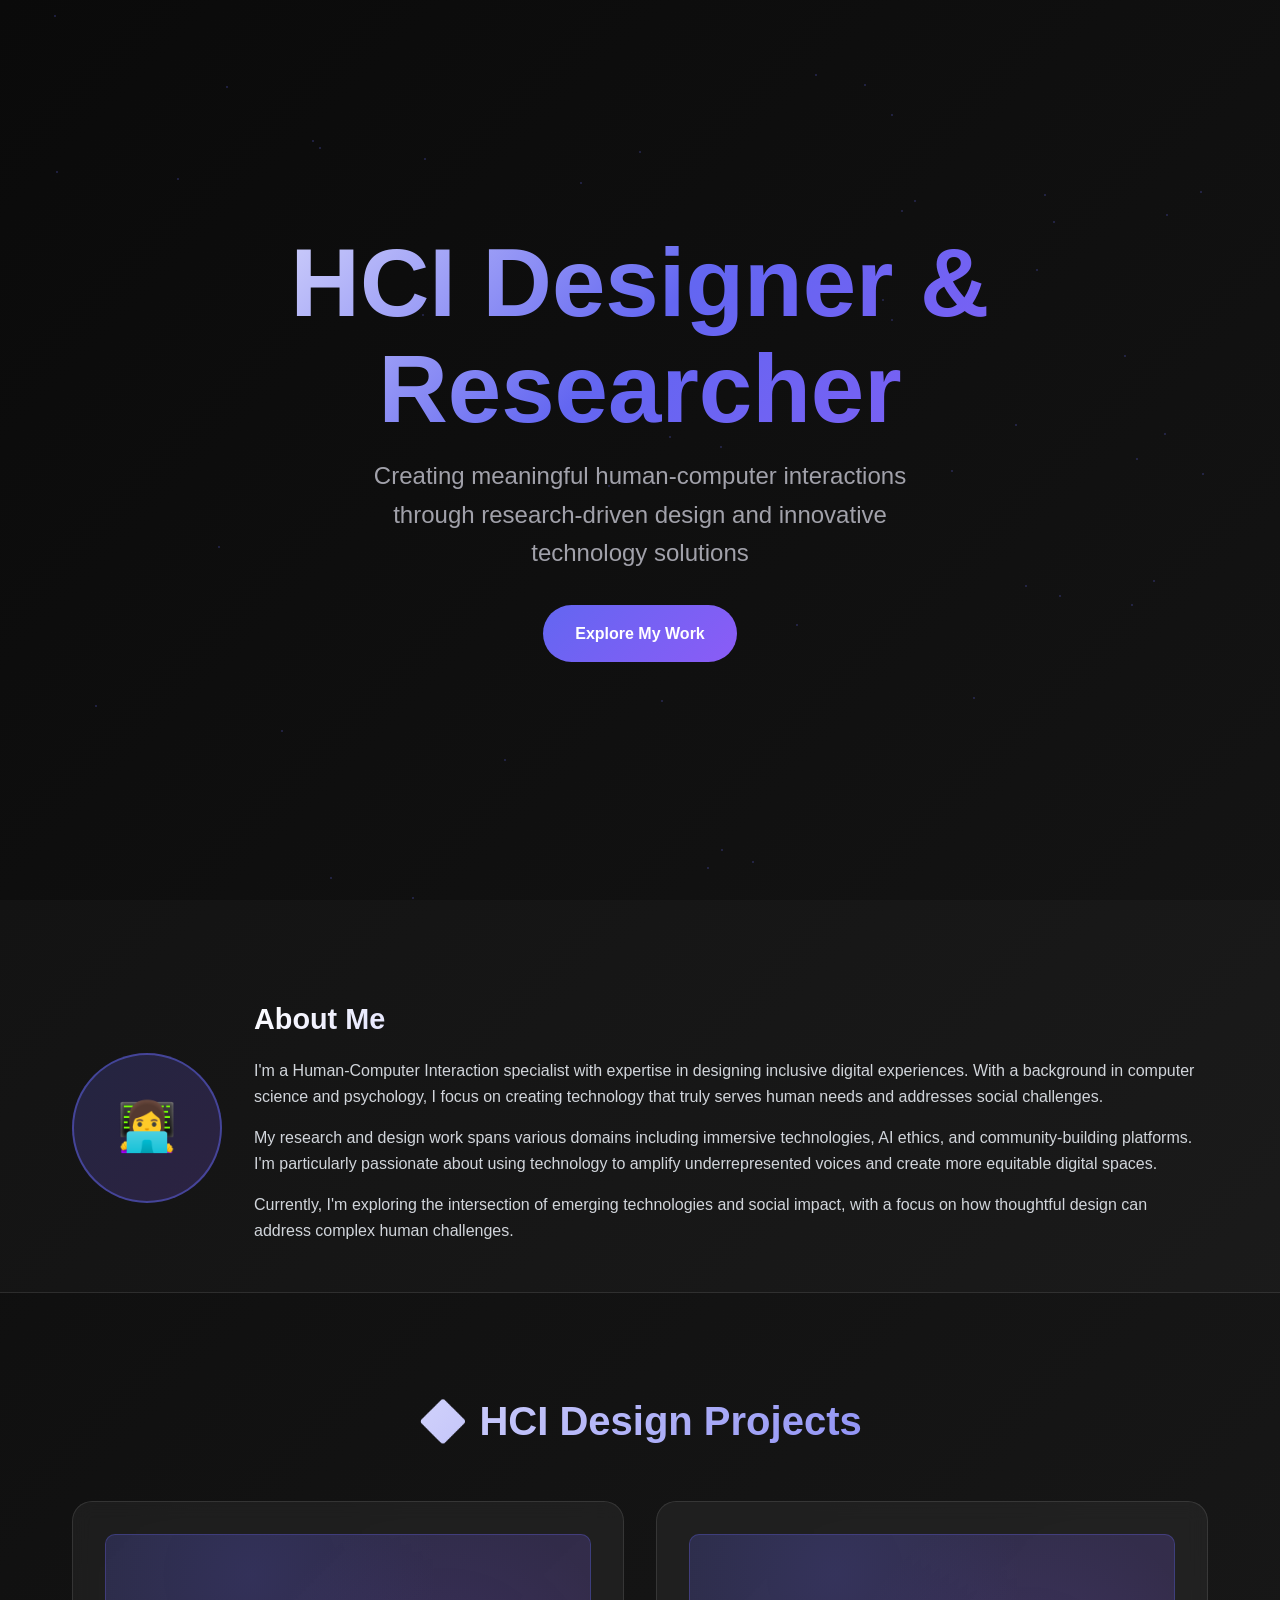
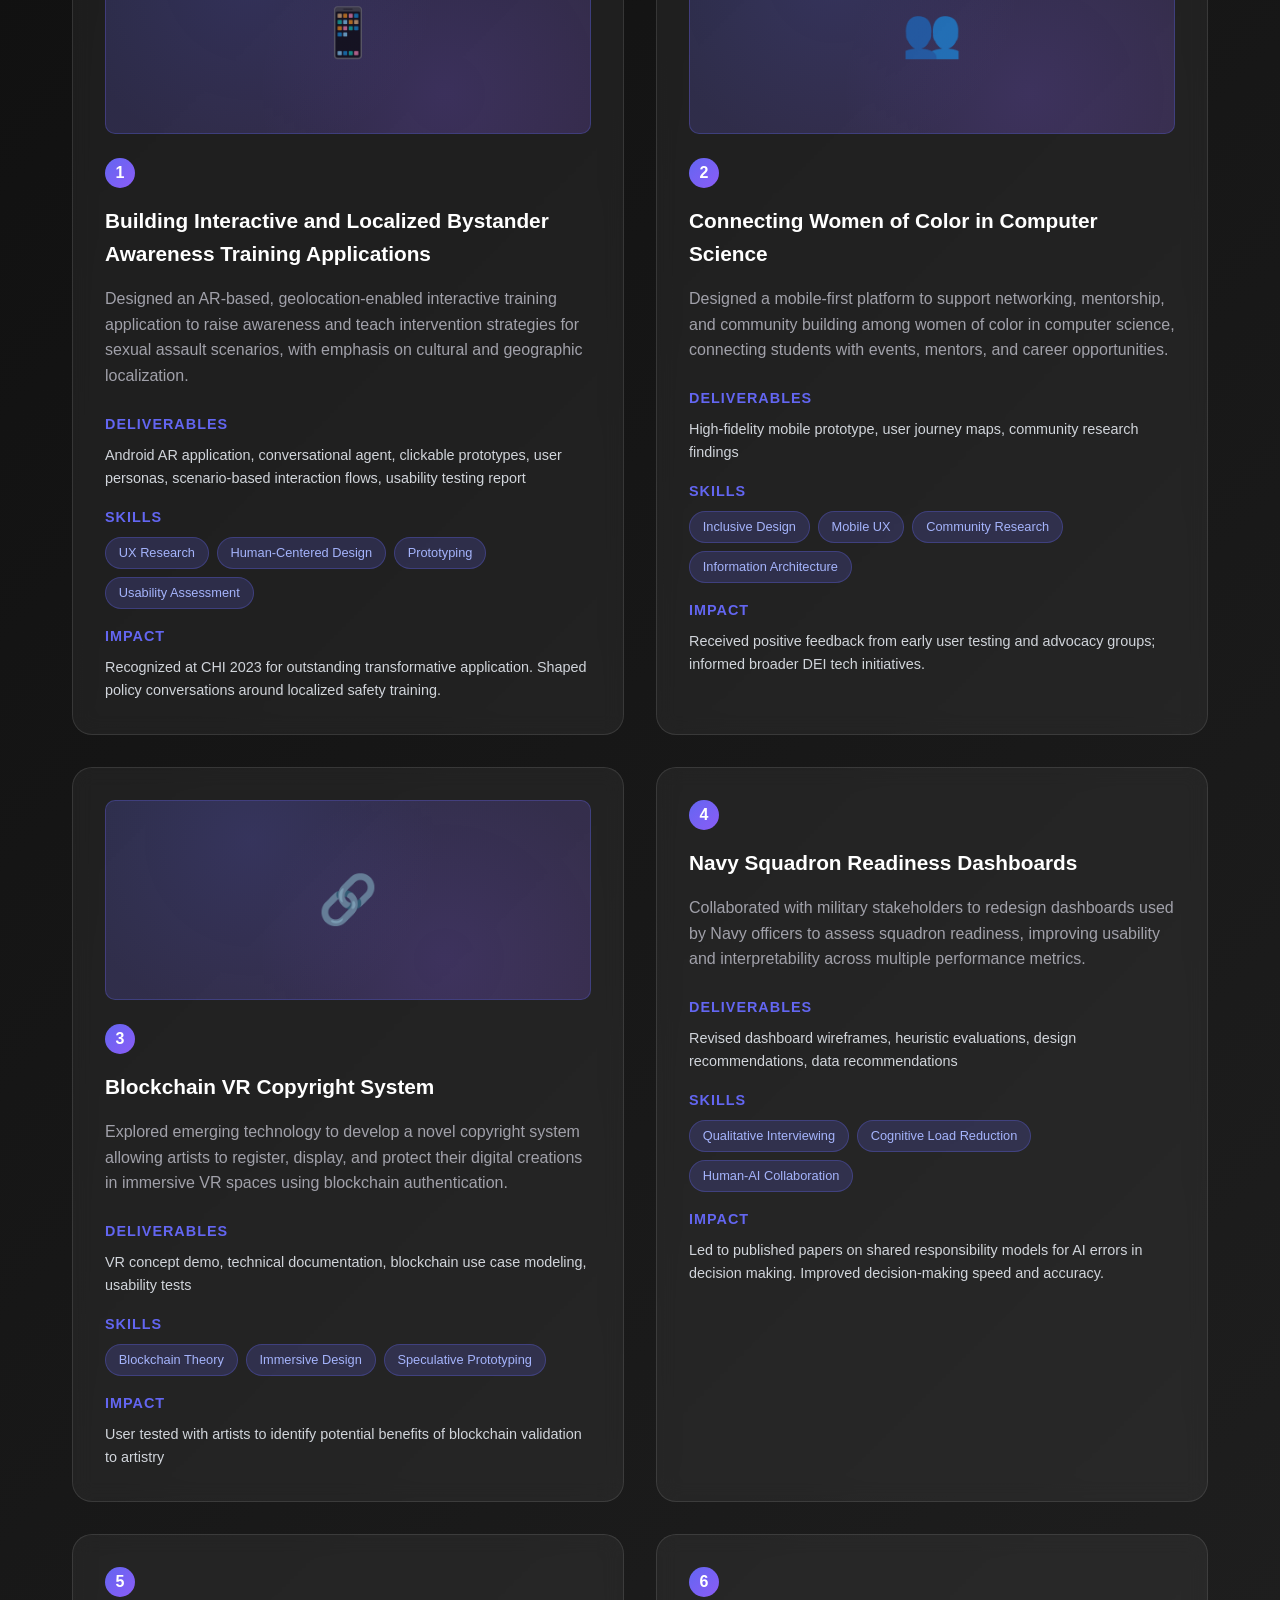
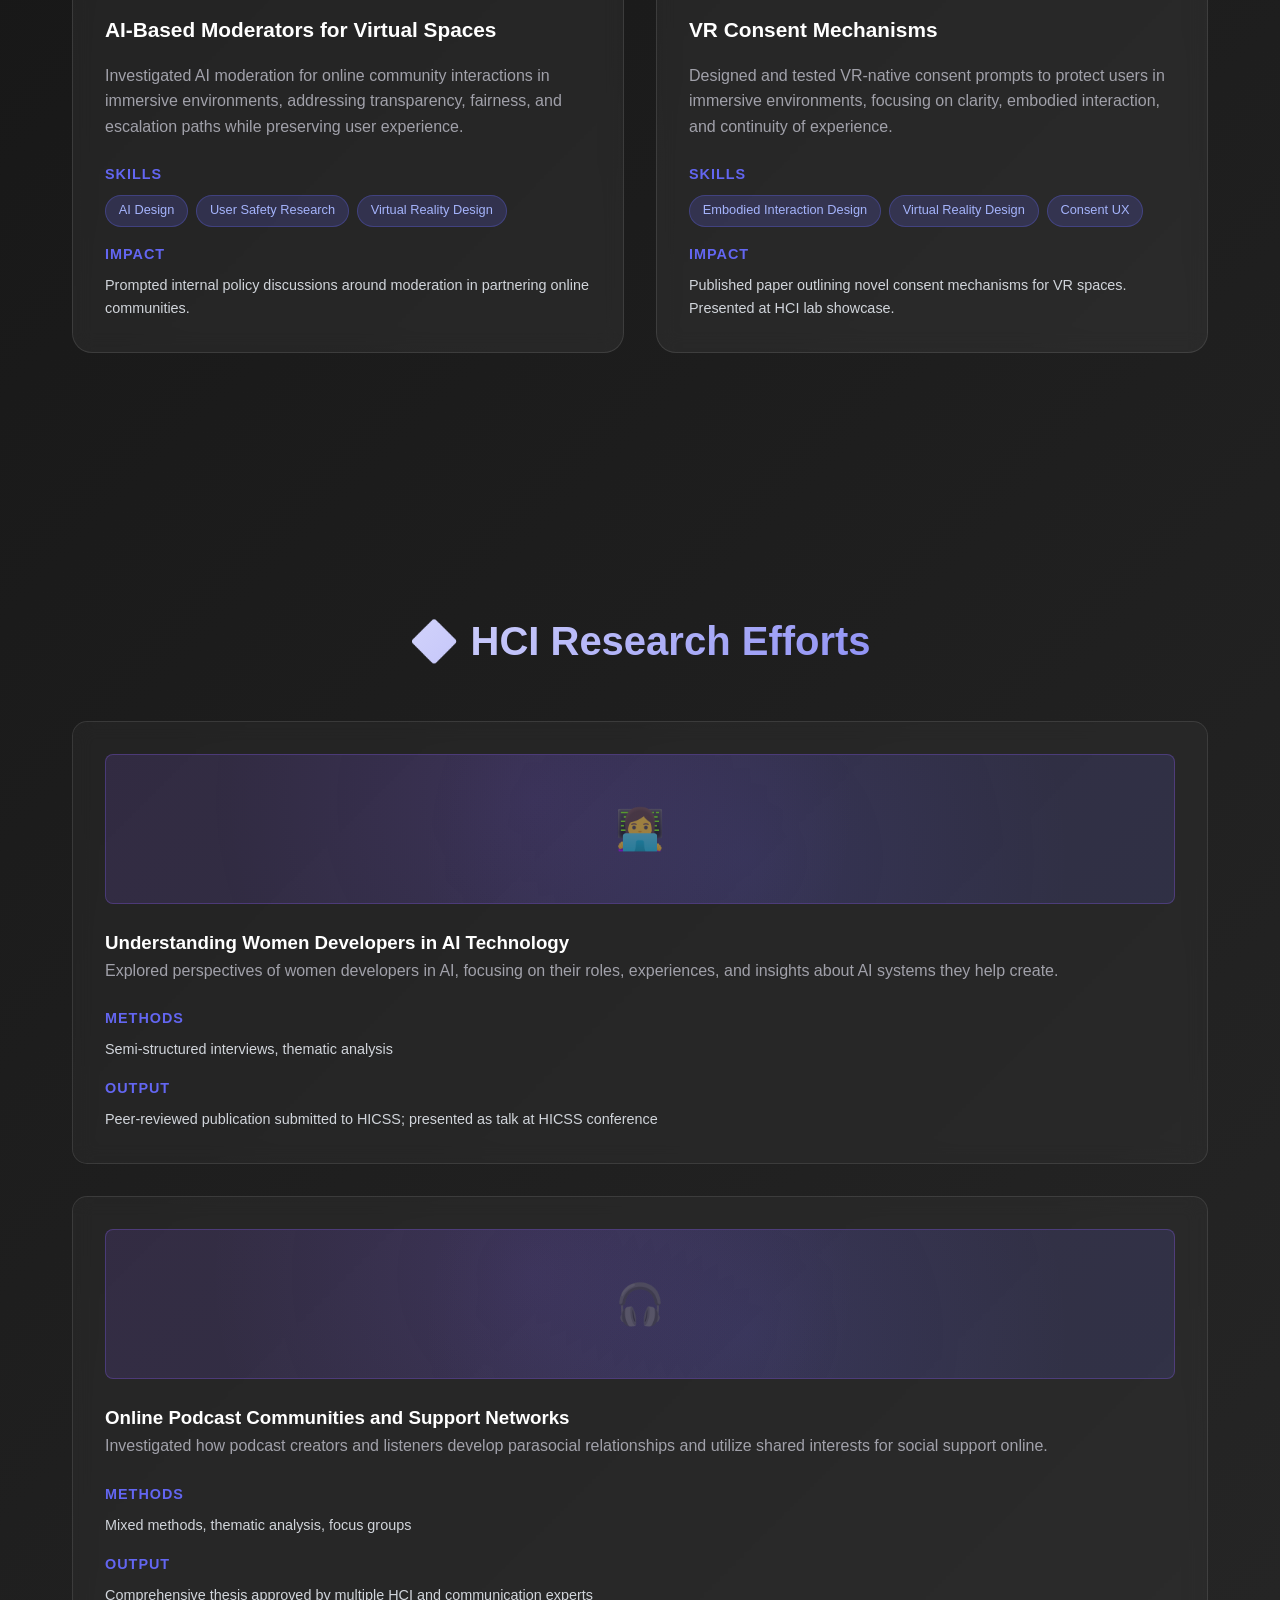
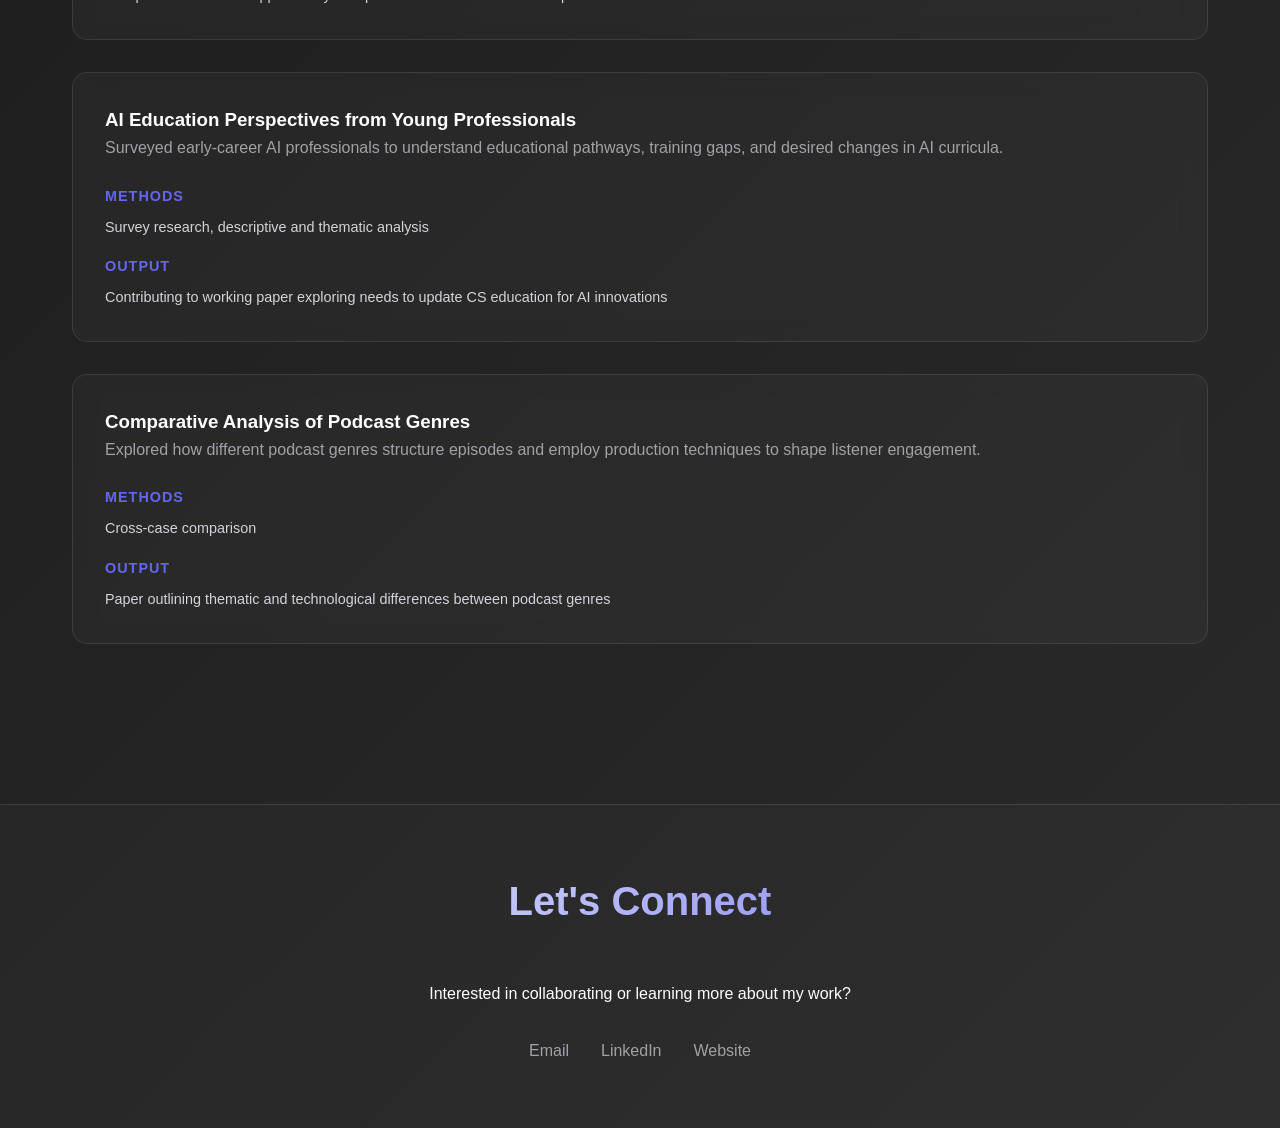
<file: hci_portfolio.html>
<!DOCTYPE html>
<html lang="en">
<head>
    <meta charset="UTF-8">
    <meta name="viewport" content="width=device-width, initial-scale=1.0">
    <title>HCI Portfolio | Your Name</title>
    <style>
        * {
            margin: 0;
            padding: 0;
            box-sizing: border-box;
        }

        body {
            font-family: 'Inter', -apple-system, BlinkMacSystemFont, sans-serif;
            background: linear-gradient(135deg, #0a0a0a 0%, #1a1a1a 50%, #2a2a2a 100%);
            color: #ffffff;
            line-height: 1.6;
            overflow-x: hidden;
        }

        /* Animated background particles */
        .bg-particles {
            position: fixed;
            top: 0;
            left: 0;
            width: 100%;
            height: 100%;
            pointer-events: none;
            z-index: 1;
        }

        .particle {
            position: absolute;
            width: 2px;
            height: 2px;
            background: rgba(99, 102, 241, 0.3);
            border-radius: 50%;
            animation: float 6s ease-in-out infinite;
        }

        @keyframes float {
            0%, 100% { transform: translateY(0px) rotate(0deg); opacity: 0.3; }
            50% { transform: translateY(-20px) rotate(180deg); opacity: 0.8; }
        }

        /* Navigation */
        nav {
            position: fixed;
            top: 0;
            left: 0;
            right: 0;
            padding: 1.5rem 2rem;
            background: rgba(0, 0, 0, 0.8);
            backdrop-filter: blur(20px);
            border-bottom: 1px solid rgba(255, 255, 255, 0.1);
            z-index: 100;
            transition: all 0.3s ease;
        }

        nav.scrolled {
            background: rgba(0, 0, 0, 0.95);
        }

        .nav-content {
            display: flex;
            justify-content: space-between;
            align-items: center;
            max-width: 1200px;
            margin: 0 auto;
        }

        .logo {
            font-size: 1.5rem;
            font-weight: 700;
            background: linear-gradient(135deg, #6366f1, #8b5cf6);
            -webkit-background-clip: text;
            -webkit-text-fill-color: transparent;
            background-clip: text;
        }

        .nav-links {
            display: flex;
            gap: 2rem;
            list-style: none;
        }

        .nav-links a {
            color: #ffffff;
            text-decoration: none;
            transition: color 0.3s ease;
            position: relative;
        }

        .nav-links a:hover {
            color: #6366f1;
        }

        .nav-links a::after {
            content: '';
            position: absolute;
            bottom: -5px;
            left: 0;
            width: 0;
            height: 2px;
            background: linear-gradient(135deg, #6366f1, #8b5cf6);
            transition: width 0.3s ease;
        }

        .nav-links a:hover::after {
            width: 100%;
        }

        /* Main container */
        .container {
            max-width: 1200px;
            margin: 0 auto;
            padding: 0 2rem;
            position: relative;
            z-index: 10;
        }

        /* Hero section */
        .hero {
            min-height: 100vh;
            display: flex;
            align-items: center;
            text-align: center;
            position: relative;
        }

        .hero-content {
            width: 100%;
            animation: fadeInUp 1s ease-out;
        }

        .hero h1 {
            font-size: clamp(3rem, 8vw, 6rem);
            font-weight: 800;
            margin-bottom: 1rem;
            background: linear-gradient(135deg, #ffffff, #6366f1, #8b5cf6);
            -webkit-background-clip: text;
            -webkit-text-fill-color: transparent;
            background-clip: text;
            line-height: 1.1;
        }

        .hero p {
            font-size: 1.5rem;
            margin-bottom: 2rem;
            color: #a1a1aa;
            max-width: 600px;
            margin-left: auto;
            margin-right: auto;
        }

        .cta-button {
            display: inline-block;
            padding: 1rem 2rem;
            background: linear-gradient(135deg, #6366f1, #8b5cf6);
            color: white;
            text-decoration: none;
            border-radius: 50px;
            font-weight: 600;
            transition: all 0.3s ease;
            position: relative;
            overflow: hidden;
        }

        .cta-button:hover {
            transform: translateY(-2px);
            box-shadow: 0 10px 25px rgba(99, 102, 241, 0.3);
        }

        /* Section styles */
        .section {
            padding: 6rem 0;
            position: relative;
        }

        .section-title {
            font-size: 2.5rem;
            font-weight: 700;
            text-align: center;
            margin-bottom: 3rem;
            background: linear-gradient(135deg, #ffffff, #6366f1);
            -webkit-background-clip: text;
            -webkit-text-fill-color: transparent;
            background-clip: text;
        }

        /* Project cards */
        .projects-grid {
            display: grid;
            grid-template-columns: repeat(auto-fit, minmax(400px, 1fr));
            gap: 2rem;
            margin-bottom: 4rem;
        }

        .project-card {
            background: rgba(255, 255, 255, 0.05);
            border: 1px solid rgba(255, 255, 255, 0.1);
            border-radius: 20px;
            padding: 2rem;
            transition: all 0.3s ease;
            position: relative;
            overflow: hidden;
            backdrop-filter: blur(10px);
        }

        .project-image {
            width: 100%;
            height: 200px;
            background: linear-gradient(135deg, rgba(99, 102, 241, 0.2), rgba(139, 92, 246, 0.2));
            border-radius: 10px;
            margin-bottom: 1.5rem;
            display: flex;
            align-items: center;
            justify-content: center;
            border: 1px solid rgba(99, 102, 241, 0.3);
            position: relative;
            overflow: hidden;
        }

        .project-image::before {
            content: '';
            position: absolute;
            top: 0;
            left: 0;
            right: 0;
            bottom: 0;
            background: 
                radial-gradient(circle at 30% 20%, rgba(99, 102, 241, 0.1) 0%, transparent 50%),
                radial-gradient(circle at 70% 80%, rgba(139, 92, 246, 0.1) 0%, transparent 50%);
            animation: shimmer 3s ease-in-out infinite;
        }

        .project-image-icon {
            font-size: 3rem;
            color: rgba(255, 255, 255, 0.6);
            z-index: 1;
            position: relative;
        }

        @keyframes shimmer {
            0%, 100% { opacity: 0.5; }
            50% { opacity: 1; }
        }

        .project-card::before {
            content: '';
            position: absolute;
            top: 0;
            left: 0;
            right: 0;
            height: 3px;
            background: linear-gradient(135deg, #6366f1, #8b5cf6);
            transform: scaleX(0);
            transition: transform 0.3s ease;
        }

        .project-card:hover::before {
            transform: scaleX(1);
        }

        .project-card:hover {
            transform: translateY(-10px);
            box-shadow: 0 20px 40px rgba(0, 0, 0, 0.3);
            border-color: rgba(99, 102, 241, 0.3);
        }

        .project-number {
            display: inline-block;
            width: 30px;
            height: 30px;
            background: linear-gradient(135deg, #6366f1, #8b5cf6);
            color: white;
            border-radius: 50%;
            text-align: center;
            line-height: 30px;
            font-weight: 600;
            margin-bottom: 1rem;
        }

        .project-card h3 {
            font-size: 1.3rem;
            font-weight: 600;
            margin-bottom: 1rem;
            color: #ffffff;
        }

        .project-summary {
            color: #a1a1aa;
            margin-bottom: 1.5rem;
            line-height: 1.6;
        }

        .project-details {
            display: grid;
            gap: 1rem;
        }

        .detail-item {
            display: flex;
            flex-direction: column;
            gap: 0.5rem;
        }

        .detail-label {
            font-weight: 600;
            color: #6366f1;
            font-size: 0.9rem;
            text-transform: uppercase;
            letter-spacing: 1px;
        }

        .detail-content {
            color: #d1d5db;
            font-size: 0.9rem;
        }

        .skills-list {
            display: flex;
            flex-wrap: wrap;
            gap: 0.5rem;
        }

        .skill-tag {
            background: rgba(99, 102, 241, 0.2);
            color: #a5b4fc;
            padding: 0.3rem 0.8rem;
            border-radius: 20px;
            font-size: 0.8rem;
            border: 1px solid rgba(99, 102, 241, 0.3);
        }

        /* Research section */
        .research-grid {
            display: grid;
            gap: 2rem;
            margin-bottom: 4rem;
        }

        .research-card {
            background: rgba(255, 255, 255, 0.03);
            border: 1px solid rgba(255, 255, 255, 0.1);
            border-radius: 15px;
            padding: 2rem;
            transition: all 0.3s ease;
            position: relative;
            backdrop-filter: blur(10px);
        }

        .research-image {
            width: 100%;
            height: 150px;
            background: linear-gradient(135deg, rgba(139, 92, 246, 0.15), rgba(99, 102, 241, 0.15));
            border-radius: 8px;
            margin-bottom: 1.5rem;
            display: flex;
            align-items: center;
            justify-content: center;
            border: 1px solid rgba(139, 92, 246, 0.3);
            position: relative;
            overflow: hidden;
        }

        .research-image::before {
            content: '';
            position: absolute;
            top: 0;
            left: 0;
            right: 0;
            bottom: 0;
            background: 
                radial-gradient(circle at 40% 30%, rgba(139, 92, 246, 0.1) 0%, transparent 50%),
                radial-gradient(circle at 60% 70%, rgba(99, 102, 241, 0.1) 0%, transparent 50%);
            animation: pulse 4s ease-in-out infinite;
        }

        .research-image-icon {
            font-size: 2.5rem;
            color: rgba(255, 255, 255, 0.5);
            z-index: 1;
            position: relative;
        }

        @keyframes pulse {
            0%, 100% { opacity: 0.3; }
            50% { opacity: 0.8; }
        }

        .research-card:hover {
            transform: translateX(10px);
            border-color: rgba(139, 92, 246, 0.3);
            background: rgba(255, 255, 255, 0.08);
        }

        .research-card::before {
            content: '';
            position: absolute;
            left: 0;
            top: 0;
            bottom: 0;
            width: 3px;
            background: linear-gradient(135deg, #8b5cf6, #6366f1);
            transform: scaleY(0);
            transition: transform 0.3s ease;
        }

        .research-card:hover::before {
            transform: scaleY(1);
        }

        /* Biography section */
        .biography {
            padding: 6rem 0 2rem;
            position: relative;
            background: rgba(255, 255, 255, 0.02);
            border-bottom: 1px solid rgba(255, 255, 255, 0.1);
        }

        .biography-container {
            display: flex;
            gap: 2rem;
            align-items: center;
        }

        .bio-image {
            width: 150px;
            height: 150px;
            border-radius: 50%;
            background: linear-gradient(135deg, rgba(99, 102, 241, 0.2), rgba(139, 92, 246, 0.2));
            border: 2px solid rgba(99, 102, 241, 0.5);
            flex-shrink: 0;
            display: flex;
            align-items: center;
            justify-content: center;
            font-size: 3rem;
        }

        .bio-content h2 {
            font-size: 1.8rem;
            margin-bottom: 1rem;
            background: linear-gradient(135deg, #ffffff, #6366f1);
            -webkit-background-clip: text;
            -webkit-text-fill-color: transparent;
            background-clip: text;
        }

        .bio-content p {
            color: #d1d5db;
            margin-bottom: 1rem;
        }

        @media (max-width: 768px) {
            .biography-container {
                flex-direction: column;
                text-align: center;
            }
        }

        /* Animations */
        @keyframes fadeInUp {
            from {
                opacity: 0;
                transform: translateY(30px);
            }
            to {
                opacity: 1;
                transform: translateY(0);
            }
        }

        .fade-in-up {
            animation: fadeInUp 0.8s ease-out forwards;
            opacity: 0;
        }

        /* Responsive design */
        @media (max-width: 768px) {
            .nav-links {
                display: none;
            }
            
            .projects-grid {
                grid-template-columns: 1fr;
            }
            
            .hero h1 {
                font-size: 3rem;
            }
            
            .hero p {
                font-size: 1.2rem;
            }
            
            .container {
                padding: 0 1rem;
            }
        }

        /* Contact section */
        .contact {
            text-align: center;
            padding: 4rem 0;
            background: rgba(255, 255, 255, 0.02);
            border-top: 1px solid rgba(255, 255, 255, 0.1);
        }

        .contact-links {
            display: flex;
            justify-content: center;
            gap: 2rem;
            margin-top: 2rem;
        }

        .contact-link {
            color: #a1a1aa;
            text-decoration: none;
            transition: color 0.3s ease;
        }

        .contact-link:hover {
            color: #6366f1;
        }
    </style>
</head>
<body>
    <div class="bg-particles" id="particles"></div>

    <main>
        <section id="home" class="hero">
            <div class="container">
                <div class="hero-content">
                    <h1>HCI Designer & Researcher</h1>
                    <p>Creating meaningful human-computer interactions through research-driven design and innovative technology solutions</p>
                    <a href="#design" class="cta-button">Explore My Work</a>
                </div>
            </div>
        </section>

        <!-- New biography section -->
        <section id="about" class="biography">
            <div class="container">
                <div class="biography-container">
                    <div class="bio-image">👩‍💻</div>
                    <div class="bio-content">
                        <h2>About Me</h2>
                        <p>I'm a Human-Computer Interaction specialist with expertise in designing inclusive digital experiences. With a background in computer science and psychology, I focus on creating technology that truly serves human needs and addresses social challenges.</p>
                        <p>My research and design work spans various domains including immersive technologies, AI ethics, and community-building platforms. I'm particularly passionate about using technology to amplify underrepresented voices and create more equitable digital spaces.</p>
                        <p>Currently, I'm exploring the intersection of emerging technologies and social impact, with a focus on how thoughtful design can address complex human challenges.</p>
                    </div>
                </div>
            </div>
        </section>

        <section id="design" class="section">
            <div class="container">
                <h2 class="section-title">🔷 HCI Design Projects</h2>
                <div class="projects-grid">
                    <div class="project-card fade-in-up">
                        <div class="project-image">
                            <div class="project-image-icon">📱</div>
                        </div>
                        <div class="project-number">1</div>
                        <h3>Building Interactive and Localized Bystander Awareness Training Applications</h3>
                        <p class="project-summary">Designed an AR-based, geolocation-enabled interactive training application to raise awareness and teach intervention strategies for sexual assault scenarios, with emphasis on cultural and geographic localization.</p>
                        <div class="project-details">
                            <div class="detail-item">
                                <div class="detail-label">Deliverables</div>
                                <div class="detail-content">Android AR application, conversational agent, clickable prototypes, user personas, scenario-based interaction flows, usability testing report</div>
                            </div>
                            <div class="detail-item">
                                <div class="detail-label">Skills</div>
                                <div class="skills-list">
                                    <span class="skill-tag">UX Research</span>
                                    <span class="skill-tag">Human-Centered Design</span>
                                    <span class="skill-tag">Prototyping</span>
                                    <span class="skill-tag">Usability Assessment</span>
                                </div>
                            </div>
                            <div class="detail-item">
                                <div class="detail-label">Impact</div>
                                <div class="detail-content">Recognized at CHI 2023 for outstanding transformative application. Shaped policy conversations around localized safety training.</div>
                            </div>
                        </div>
                    </div>

                    <div class="project-card fade-in-up">
                        <div class="project-image">
                            <div class="project-image-icon">👥</div>
                        </div>
                        <div class="project-number">2</div>
                        <h3>Connecting Women of Color in Computer Science</h3>
                        <p class="project-summary">Designed a mobile-first platform to support networking, mentorship, and community building among women of color in computer science, connecting students with events, mentors, and career opportunities.</p>
                        <div class="project-details">
                            <div class="detail-item">
                                <div class="detail-label">Deliverables</div>
                                <div class="detail-content">High-fidelity mobile prototype, user journey maps, community research findings</div>
                            </div>
                            <div class="detail-item">
                                <div class="detail-label">Skills</div>
                                <div class="skills-list">
                                    <span class="skill-tag">Inclusive Design</span>
                                    <span class="skill-tag">Mobile UX</span>
                                    <span class="skill-tag">Community Research</span>
                                    <span class="skill-tag">Information Architecture</span>
                                </div>
                            </div>
                            <div class="detail-item">
                                <div class="detail-label">Impact</div>
                                <div class="detail-content">Received positive feedback from early user testing and advocacy groups; informed broader DEI tech initiatives.</div>
                            </div>
                        </div>
                    </div>

                    <div class="project-card fade-in-up">
                        <div class="project-image">
                            <div class="project-image-icon">🔗</div>
                        </div>
                        <div class="project-number">3</div>
                        <h3>Blockchain VR Copyright System</h3>
                        <p class="project-summary">Explored emerging technology to develop a novel copyright system allowing artists to register, display, and protect their digital creations in immersive VR spaces using blockchain authentication.</p>
                        <div class="project-details">
                            <div class="detail-item">
                                <div class="detail-label">Deliverables</div>
                                <div class="detail-content">VR concept demo, technical documentation, blockchain use case modeling, usability tests</div>
                            </div>
                            <div class="detail-item">
                                <div class="detail-label">Skills</div>
                                <div class="skills-list">
                                    <span class="skill-tag">Blockchain Theory</span>
                                    <span class="skill-tag">Immersive Design</span>
                                    <span class="skill-tag">Speculative Prototyping</span>
                                </div>
                            </div>
                            <div class="detail-item">
                                <div class="detail-label">Impact</div>
                                <div class="detail-content">User tested with artists to identify potential benefits of blockchain validation to artistry</div>
                            </div>
                        </div>
                    </div>

                    <div class="project-card fade-in-up">
                        <div class="project-number">4</div>
                        <h3>Navy Squadron Readiness Dashboards</h3>
                        <p class="project-summary">Collaborated with military stakeholders to redesign dashboards used by Navy officers to assess squadron readiness, improving usability and interpretability across multiple performance metrics.</p>
                        <div class="project-details">
                            <div class="detail-item">
                                <div class="detail-label">Deliverables</div>
                                <div class="detail-content">Revised dashboard wireframes, heuristic evaluations, design recommendations, data recommendations</div>
                            </div>
                            <div class="detail-item">
                                <div class="detail-label">Skills</div>
                                <div class="skills-list">
                                    <span class="skill-tag">Qualitative Interviewing</span>
                                    <span class="skill-tag">Cognitive Load Reduction</span>
                                    <span class="skill-tag">Human-AI Collaboration</span>
                                </div>
                            </div>
                            <div class="detail-item">
                                <div class="detail-label">Impact</div>
                                <div class="detail-content">Led to published papers on shared responsibility models for AI errors in decision making. Improved decision-making speed and accuracy.</div>
                            </div>
                        </div>
                    </div>

                    <div class="project-card fade-in-up">
                        <div class="project-number">5</div>
                        <h3>AI-Based Moderators for Virtual Spaces</h3>
                        <p class="project-summary">Investigated AI moderation for online community interactions in immersive environments, addressing transparency, fairness, and escalation paths while preserving user experience.</p>
                        <div class="project-details">
                            <div class="detail-item">
                                <div class="detail-label">Skills</div>
                                <div class="skills-list">
                                    <span class="skill-tag">AI Design</span>
                                    <span class="skill-tag">User Safety Research</span>
                                    <span class="skill-tag">Virtual Reality Design</span>
                                </div>
                            </div>
                            <div class="detail-item">
                                <div class="detail-label">Impact</div>
                                <div class="detail-content">Prompted internal policy discussions around moderation in partnering online communities.</div>
                            </div>
                        </div>
                    </div>

                    <div class="project-card fade-in-up">
                        <div class="project-number">6</div>
                        <h3>VR Consent Mechanisms</h3>
                        <p class="project-summary">Designed and tested VR-native consent prompts to protect users in immersive environments, focusing on clarity, embodied interaction, and continuity of experience.</p>
                        <div class="project-details">
                            <div class="detail-item">
                                <div class="detail-label">Skills</div>
                                <div class="skills-list">
                                    <span class="skill-tag">Embodied Interaction Design</span>
                                    <span class="skill-tag">Virtual Reality Design</span>
                                    <span class="skill-tag">Consent UX</span>
                                </div>
                            </div>
                            <div class="detail-item">
                                <div class="detail-label">Impact</div>
                                <div class="detail-content">Published paper outlining novel consent mechanisms for VR spaces. Presented at HCI lab showcase.</div>
                            </div>
                        </div>
                    </div>
                </div>
            </div>
        </section>

        <section id="research" class="section">
            <div class="container">
                <h2 class="section-title">🔶 HCI Research Efforts</h2>
                <div class="research-grid">
                    <div class="research-card fade-in-up">
                        <div class="research-image">
                            <div class="research-image-icon">👩‍💻</div>
                        </div>
                        <h3>Understanding Women Developers in AI Technology</h3>
                        <p class="project-summary">Explored perspectives of women developers in AI, focusing on their roles, experiences, and insights about AI systems they help create.</p>
                        <div class="project-details">
                            <div class="detail-item">
                                <div class="detail-label">Methods</div>
                                <div class="detail-content">Semi-structured interviews, thematic analysis</div>
                            </div>
                            <div class="detail-item">
                                <div class="detail-label">Output</div>
                                <div class="detail-content">Peer-reviewed publication submitted to HICSS; presented as talk at HICSS conference</div>
                            </div>
                        </div>
                    </div>

                    <div class="research-card fade-in-up">
                        <div class="research-image">
                            <div class="research-image-icon">🎧</div>
                        </div>
                        <h3>Online Podcast Communities and Support Networks</h3>
                        <p class="project-summary">Investigated how podcast creators and listeners develop parasocial relationships and utilize shared interests for social support online.</p>
                        <div class="project-details">
                            <div class="detail-item">
                                <div class="detail-label">Methods</div>
                                <div class="detail-content">Mixed methods, thematic analysis, focus groups</div>
                            </div>
                            <div class="detail-item">
                                <div class="detail-label">Output</div>
                                <div class="detail-content">Comprehensive thesis approved by multiple HCI and communication experts</div>
                            </div>
                        </div>
                    </div>

                    <div class="research-card fade-in-up">
                        <h3>AI Education Perspectives from Young Professionals</h3>
                        <p class="project-summary">Surveyed early-career AI professionals to understand educational pathways, training gaps, and desired changes in AI curricula.</p>
                        <div class="project-details">
                            <div class="detail-item">
                                <div class="detail-label">Methods</div>
                                <div class="detail-content">Survey research, descriptive and thematic analysis</div>
                            </div>
                            <div class="detail-item">
                                <div class="detail-label">Output</div>
                                <div class="detail-content">Contributing to working paper exploring needs to update CS education for AI innovations</div>
                            </div>
                        </div>
                    </div>

                    <div class="research-card fade-in-up">
                        <h3>Comparative Analysis of Podcast Genres</h3>
                        <p class="project-summary">Explored how different podcast genres structure episodes and employ production techniques to shape listener engagement.</p>
                        <div class="project-details">
                            <div class="detail-item">
                                <div class="detail-label">Methods</div>
                                <div class="detail-content">Cross-case comparison</div>
                            </div>
                            <div class="detail-item">
                                <div class="detail-label">Output</div>
                                <div class="detail-content">Paper outlining thematic and technological differences between podcast genres</div>
                            </div>
                        </div>
                    </div>
                </div>
            </div>
        </section>

        <section id="contact" class="contact">
            <div class="container">
                <h2 class="section-title">Let's Connect</h2>
                <p>Interested in collaborating or learning more about my work?</p>
                <div class="contact-links">
                    <a href="mailto:your-email@example.com" class="contact-link">Email</a>
                    <a href="#" class="contact-link">LinkedIn</a>
                    <a href="#" class="contact-link">Website</a>
                </div>
            </div>
        </section>
    </main>

    <script>
        // Create floating particles
        function createParticles() {
            const particlesContainer = document.getElementById('particles');
            const particleCount = 50;
            
            for (let i = 0; i < particleCount; i++) {
                const particle = document.createElement('div');
                particle.className = 'particle';
                particle.style.left = Math.random() * 100 + '%';
                particle.style.top = Math.random() * 100 + '%';
                particle.style.animationDelay = Math.random() * 6 + 's';
                particle.style.animationDuration = (Math.random() * 3 + 3) + 's';
                particlesContainer.appendChild(particle);
            }
        }

        // Smooth scrolling for navigation links
        document.querySelectorAll('a[href^="#"]').forEach(anchor => {
            anchor.addEventListener('click', function (e) {
                e.preventDefault();
                const target = document.querySelector(this.getAttribute('href'));
                if (target) {
                    target.scrollIntoView({
                        behavior: 'smooth',
                        block: 'start'
                    });
                }
            });
        });

        // Intersection Observer for animations
        const observerOptions = {
            threshold: 0.1,
            rootMargin: '0px 0px -50px 0px'
        };

        const observer = new IntersectionObserver((entries) => {
            entries.forEach(entry => {
                if (entry.isIntersecting) {
                    entry.target.style.opacity = '1';
                    entry.target.style.transform = 'translateY(0)';
                }
            });
        }, observerOptions);

        // Observe all fade-in elements
        document.querySelectorAll('.fade-in-up').forEach(el => {
            observer.observe(el);
        });

        // Initialize particles when page loads
        window.addEventListener('load', createParticles);

        // Add staggered animation delay to project cards
        document.querySelectorAll('.project-card').forEach((card, index) => {
            card.style.animationDelay = (index * 0.1) + 's';
        });

        // Add staggered animation delay to research cards
        document.querySelectorAll('.research-card').forEach((card, index) => {
            card.style.animationDelay = (index * 0.1) + 's';
        });
    </script>
</body>
</html>
</file>
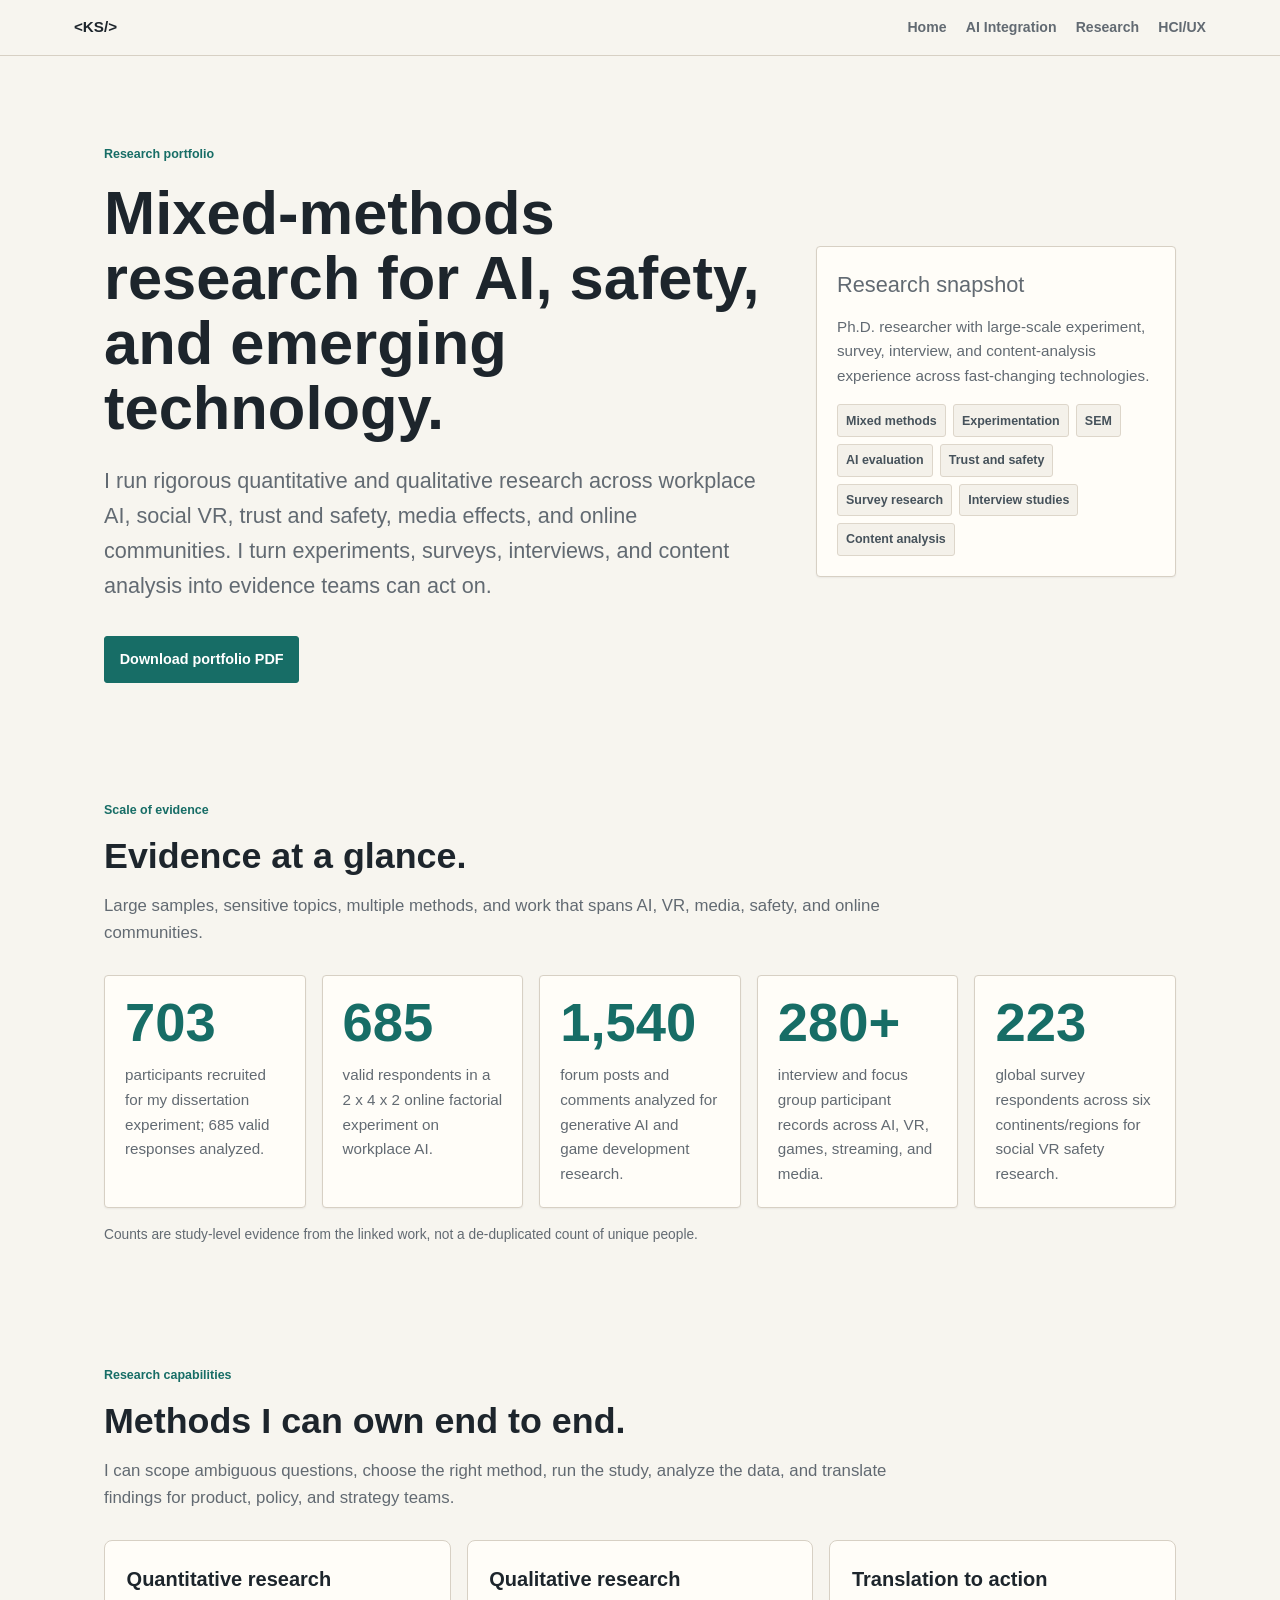
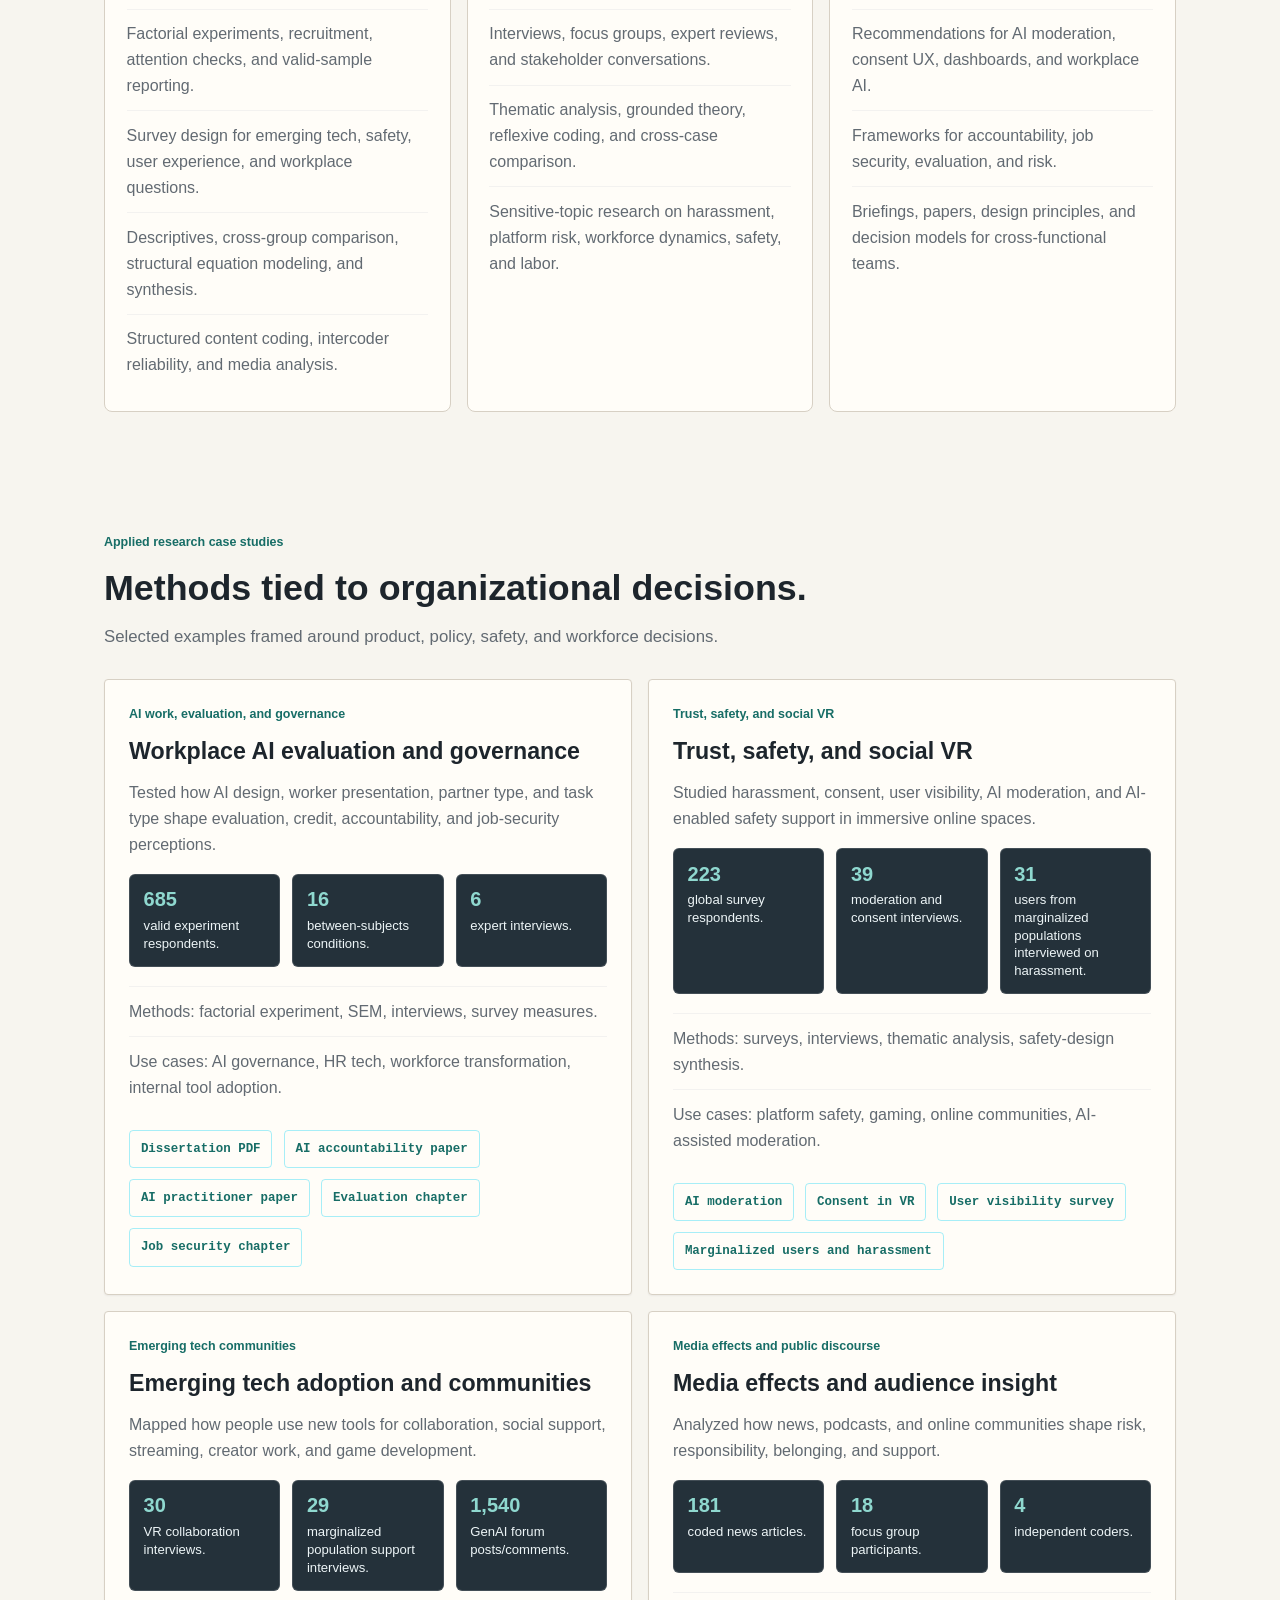
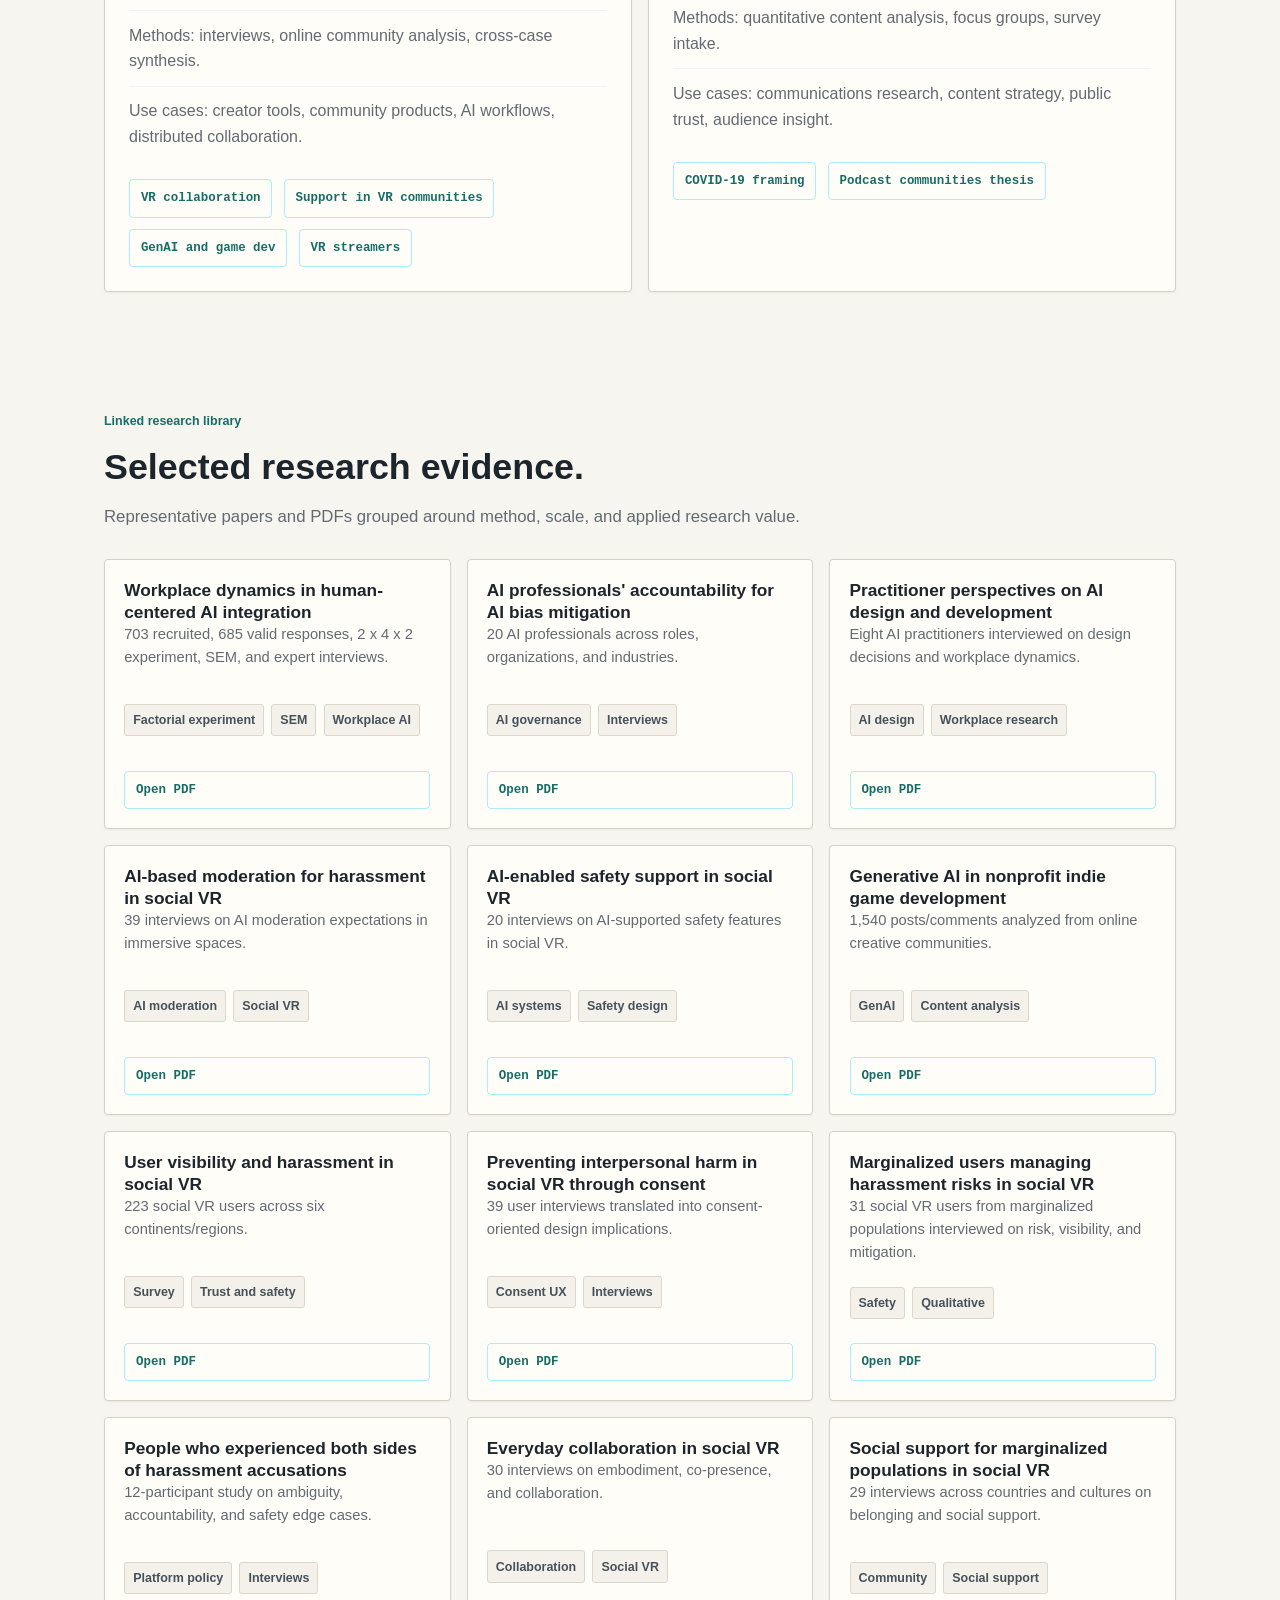
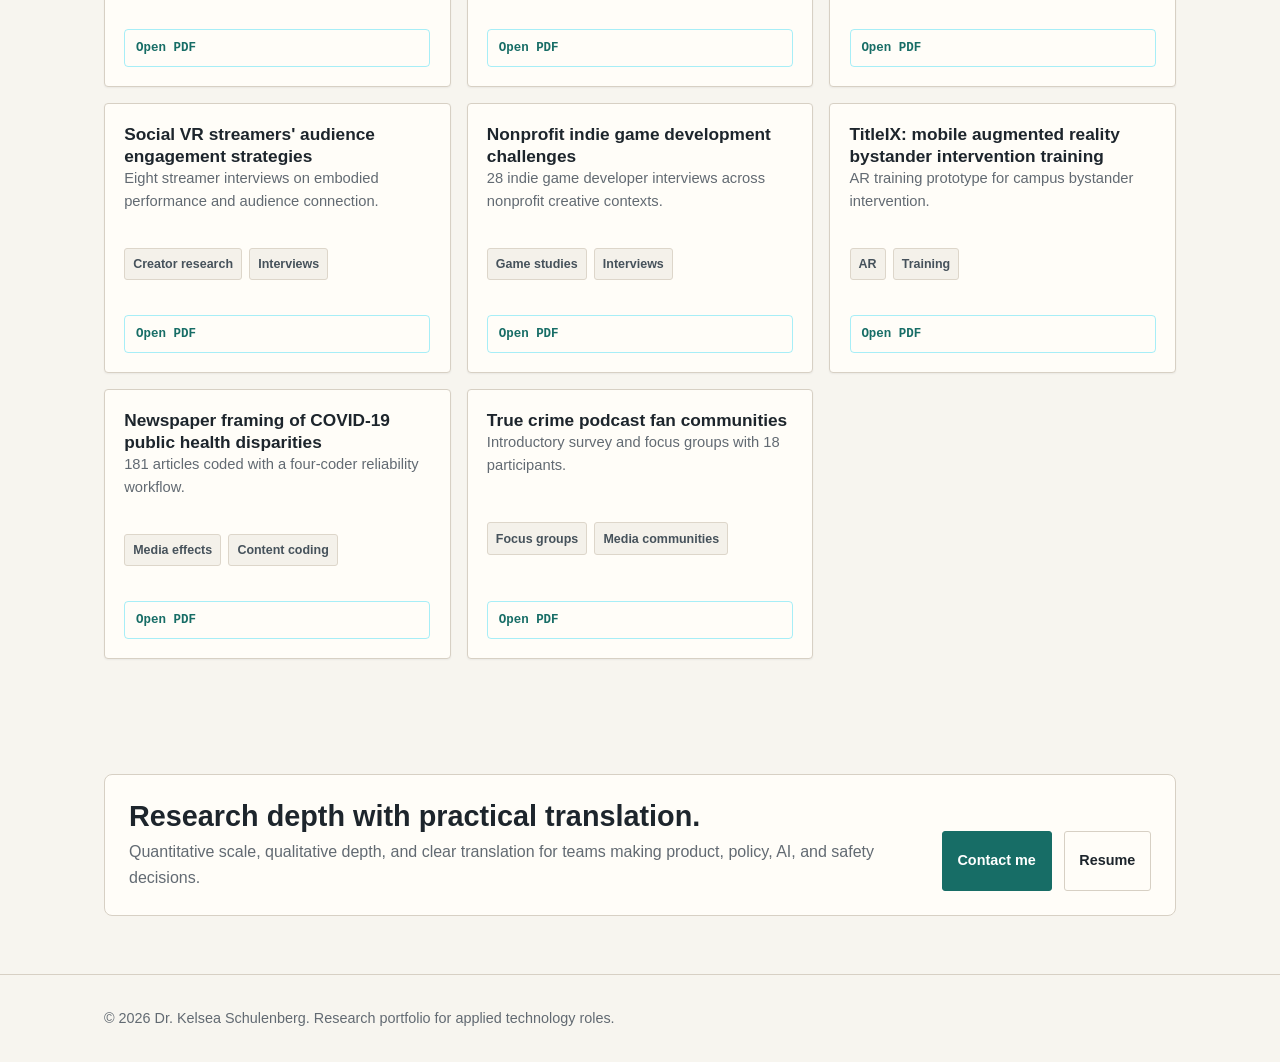
<file: research-portfolio.html>
<!DOCTYPE html>
<html lang="en">
<head>
    <meta charset="UTF-8">
    <meta name="viewport" content="width=device-width, initial-scale=1.0">
    <title>Research Portfolio | Dr. Kelsea Schulenberg</title>
    <style>
        * {
            box-sizing: border-box;
            margin: 0;
            padding: 0;
        }

        :root {
            --bg: #0d0f12;
            --surface: #171a1f;
            --surface-2: #20242b;
            --surface-3: #111419;
            --cyan: #25d7f4;
            --green: #7bd88f;
            --rose: #ff5c8a;
            --amber: #f6c85f;
            --text: #f7f9fb;
            --muted: #a8b0bc;
            --border: #303640;
        }

        html {
            scroll-behavior: smooth;
        }

        body {
            background:
                linear-gradient(180deg, rgba(37, 215, 244, 0.08), transparent 420px),
                linear-gradient(90deg, rgba(255, 92, 138, 0.06), transparent 55%),
                var(--bg);
            color: var(--text);
            font-family: 'Space Grotesk', -apple-system, BlinkMacSystemFont, sans-serif;
            line-height: 1.7;
            overflow-x: hidden;
        }

        body::before {
            content: "";
            position: fixed;
            inset: 0;
            z-index: -1;
            background-image:
                linear-gradient(rgba(247, 249, 251, 0.035) 1px, transparent 1px),
                linear-gradient(90deg, rgba(247, 249, 251, 0.035) 1px, transparent 1px);
            background-size: 48px 48px;
            mask-image: linear-gradient(to bottom, black, transparent 82%);
        }

        a {
            color: inherit;
        }

        nav {
            position: sticky;
            top: 0;
            z-index: 20;
            background: rgba(13, 15, 18, 0.86);
            border-bottom: 1px solid var(--border);
            backdrop-filter: blur(18px);
        }

        .nav-inner {
            align-items: center;
            display: flex;
            gap: 2rem;
            justify-content: space-between;
            margin: 0 auto;
            max-width: 1240px;
            padding: 1rem 1.5rem;
        }

        .logo {
            color: var(--cyan);
            font-family: 'JetBrains Mono', monospace;
            font-weight: 700;
            text-decoration: none;
        }

        .nav-links {
            align-items: center;
            display: flex;
            gap: 1.5rem;
            list-style: none;
        }

        .nav-links a {
            color: var(--muted);
            font-size: 0.86rem;
            font-weight: 600;
            letter-spacing: 0;
            text-decoration: none;
        }

        .nav-links a:hover {
            color: var(--cyan);
        }

        .container {
            margin: 0 auto;
            max-width: 1240px;
            padding: 0 1.5rem;
            width: 100%;
        }

        .hero {
            padding: 7rem 0 4rem;
        }

        .hero-grid {
            align-items: end;
            display: grid;
            gap: 3rem;
            grid-template-columns: minmax(0, 1fr) 360px;
        }

        .eyebrow {
            color: var(--cyan);
            display: inline-block;
            font-family: 'JetBrains Mono', monospace;
            font-size: 0.78rem;
            font-weight: 700;
            letter-spacing: 1.2px;
            margin-bottom: 1rem;
            text-transform: uppercase;
        }

        h1 {
            font-size: clamp(3.2rem, 7vw, 6.6rem);
            letter-spacing: 0;
            line-height: 0.98;
            max-width: 980px;
        }

        .hero-copy {
            color: var(--muted);
            font-size: clamp(1.08rem, 2vw, 1.35rem);
            margin-top: 1.5rem;
            max-width: 780px;
        }

        .hero-panel {
            background: rgba(23, 26, 31, 0.92);
            border: 1px solid var(--border);
            border-radius: 8px;
            padding: 1.25rem;
        }

        .hero-panel h2 {
            font-size: 1rem;
            margin-bottom: 0.8rem;
        }

        .hero-panel p {
            color: var(--muted);
            font-size: 0.95rem;
            margin-bottom: 1rem;
        }

        .actions {
            display: flex;
            flex-wrap: wrap;
            gap: 0.85rem;
            margin-top: 2rem;
        }

        .btn {
            align-items: center;
            border-radius: 4px;
            display: inline-flex;
            font-family: 'JetBrains Mono', monospace;
            font-size: 0.85rem;
            font-weight: 700;
            gap: 0.5rem;
            min-height: 44px;
            padding: 0.75rem 1rem;
            text-decoration: none;
            transition: transform 0.2s, border-color 0.2s, background 0.2s;
        }

        .btn-primary {
            background: var(--cyan);
            color: #061014;
        }

        .btn-secondary {
            border: 1px solid var(--border);
            color: var(--text);
        }

        .btn:hover {
            border-color: var(--cyan);
            transform: translateY(-2px);
        }

        section {
            padding: 4.5rem 0;
        }

        .section-heading {
            margin-bottom: 2rem;
            max-width: 820px;
        }

        .section-heading h2 {
            font-size: clamp(2rem, 4vw, 3.4rem);
            line-height: 1.08;
            margin-bottom: 0.9rem;
        }

        .section-heading p {
            color: var(--muted);
            font-size: 1.05rem;
        }

        .metric-grid {
            display: grid;
            gap: 1rem;
            grid-template-columns: repeat(auto-fit, minmax(200px, 1fr));
        }

        .metric {
            background: var(--surface);
            border: 1px solid var(--border);
            border-radius: 8px;
            min-height: 180px;
            padding: 1.25rem;
        }

        .metric strong {
            color: var(--text);
            display: block;
            font-size: clamp(2rem, 5vw, 3.4rem);
            line-height: 1;
            margin-bottom: 0.8rem;
        }

        .metric span {
            color: var(--muted);
            display: block;
            font-size: 0.95rem;
        }

        .metric:nth-child(1) strong {
            color: var(--cyan);
        }

        .metric:nth-child(2) strong {
            color: var(--green);
        }

        .metric:nth-child(3) strong {
            color: var(--amber);
        }

        .metric:nth-child(4) strong {
            color: var(--rose);
        }

        .note {
            color: var(--muted);
            font-size: 0.86rem;
            margin-top: 1rem;
        }

        .capability-grid {
            display: grid;
            gap: 1rem;
            grid-template-columns: repeat(3, minmax(0, 1fr));
        }

        .capability {
            background: var(--surface);
            border: 1px solid var(--border);
            border-radius: 8px;
            padding: 1.35rem;
        }

        .capability h3 {
            font-size: 1.25rem;
            margin-bottom: 0.85rem;
        }

        .capability ul,
        .case ul {
            color: var(--muted);
            list-style: none;
        }

        .capability li,
        .case li {
            border-top: 1px solid rgba(168, 176, 188, 0.14);
            padding: 0.72rem 0;
        }

        .case-grid {
            display: grid;
            gap: 1.25rem;
            grid-template-columns: repeat(2, minmax(0, 1fr));
        }

        .case {
            background: linear-gradient(180deg, rgba(32, 36, 43, 0.9), rgba(17, 20, 25, 0.96));
            border: 1px solid var(--border);
            border-radius: 8px;
            padding: 1.5rem;
        }

        .case-label {
            color: var(--cyan);
            font-family: 'JetBrains Mono', monospace;
            font-size: 0.72rem;
            font-weight: 700;
            letter-spacing: 1px;
            margin-bottom: 0.8rem;
            text-transform: uppercase;
        }

        .case h3 {
            font-size: 1.45rem;
            line-height: 1.22;
            margin-bottom: 0.9rem;
        }

        .case p {
            color: var(--muted);
            margin-bottom: 1rem;
        }

        .evidence-row {
            display: grid;
            gap: 0.75rem;
            grid-template-columns: repeat(3, minmax(0, 1fr));
            margin: 1rem 0 1.2rem;
        }

        .evidence {
            background: rgba(13, 15, 18, 0.76);
            border: 1px solid rgba(168, 176, 188, 0.18);
            border-radius: 6px;
            padding: 0.85rem;
        }

        .evidence strong {
            color: var(--text);
            display: block;
            font-size: 1.25rem;
            line-height: 1.15;
        }

        .evidence span {
            color: var(--muted);
            display: block;
            font-size: 0.82rem;
            line-height: 1.35;
            margin-top: 0.35rem;
        }

        .links {
            display: flex;
            flex-wrap: wrap;
            gap: 0.7rem;
            margin-top: 1.1rem;
        }

        .paper-link {
            border: 1px solid rgba(37, 215, 244, 0.4);
            border-radius: 4px;
            color: var(--cyan);
            font-family: 'JetBrains Mono', monospace;
            font-size: 0.78rem;
            font-weight: 700;
            padding: 0.5rem 0.68rem;
            text-decoration: none;
        }

        .paper-link:hover {
            background: rgba(37, 215, 244, 0.1);
        }

        .library-grid {
            display: grid;
            gap: 1rem;
            grid-template-columns: repeat(3, minmax(0, 1fr));
        }

        .publication {
            background: var(--surface);
            border: 1px solid var(--border);
            border-radius: 8px;
            display: flex;
            flex-direction: column;
            gap: 0.85rem;
            justify-content: space-between;
            min-height: 270px;
            padding: 1.2rem;
        }

        .publication h3 {
            font-size: 1.08rem;
            line-height: 1.28;
        }

        .publication p {
            color: var(--muted);
            font-size: 0.92rem;
            line-height: 1.55;
        }

        .tag-row {
            display: flex;
            flex-wrap: wrap;
            gap: 0.45rem;
        }

        .tag {
            background: var(--surface-2);
            border: 1px solid var(--border);
            border-radius: 999px;
            color: var(--muted);
            font-family: 'JetBrains Mono', monospace;
            font-size: 0.7rem;
            padding: 0.32rem 0.58rem;
        }

        .cta-band {
            background: var(--surface);
            border: 1px solid var(--border);
            border-radius: 8px;
            display: grid;
            gap: 1rem;
            grid-template-columns: 1fr auto;
            padding: 1.5rem;
        }

        .cta-band h2 {
            font-size: 1.8rem;
            line-height: 1.2;
        }

        .cta-band p {
            color: var(--muted);
            margin-top: 0.35rem;
        }

        footer {
            border-top: 1px solid var(--border);
            color: var(--muted);
            font-size: 0.9rem;
            padding: 2rem 0;
        }

        @media (max-width: 980px) {
            .hero-grid,
            .case-grid,
            .cta-band {
                grid-template-columns: 1fr;
            }

            .metric-grid,
            .capability-grid,
            .library-grid {
                grid-template-columns: repeat(2, minmax(0, 1fr));
            }
        }

        @media (max-width: 680px) {
            .container {
                padding-left: 0;
                padding-right: 0;
                width: calc(100vw - 2rem);
            }

            .nav-inner {
                align-items: flex-start;
                flex-direction: column;
            }

            .nav-links {
                flex-wrap: wrap;
                gap: 0.8rem 1rem;
            }

            .hero {
                padding-top: 4.5rem;
            }

            .metric-grid,
            .capability-grid,
            .library-grid,
            .evidence-row {
                grid-template-columns: 1fr;
            }

            h1 {
                font-size: clamp(2.7rem, 16vw, 4rem);
            }
        }
    </style>
    <link rel="stylesheet" href="site-clean.css?v=20260524-style2">
</head>
<body>
    <nav>
        <div class="nav-inner">
            <a class="logo" href="index.html">&lt;KS/&gt;</a>
            <ul class="nav-links">
                <li><a href="index.html">Home</a></li>
                <li><a href="ai-integration-portfolio.html">AI Integration</a></li>
                <li><a href="research-portfolio.html">Research</a></li>
                <li><a href="ux-hci-portfolio.html">HCI/UX</a></li>
            </ul>
        </div>
    </nav>

    <main>
        <section class="hero">
            <div class="container">
                <div class="hero-grid">
                    <div>
                        <span class="eyebrow">Research portfolio</span>
                        <h1>Mixed-methods research for AI, safety, and emerging technology.</h1>
                        <p class="hero-copy">I run rigorous quantitative and qualitative research across workplace AI, social VR, trust and safety, media effects, and online communities. I turn experiments, surveys, interviews, and content analysis into evidence teams can act on.</p>
                        <div class="actions">
                            <a class="btn btn-primary" href="Kelsea-Schulenberg-Research-Portfolio.pdf" target="_blank" rel="noopener">Download portfolio PDF</a>
                        </div>
                    </div>
                    <aside class="hero-panel">
                        <h2>Research snapshot</h2>
                        <p>Ph.D. researcher with large-scale experiment, survey, interview, and content-analysis experience across fast-changing technologies.</p>
                        <div class="tag-row">
                            <span class="tag">Mixed methods</span>
                            <span class="tag">Experimentation</span>
                            <span class="tag">SEM</span>
                            <span class="tag">AI evaluation</span>
                            <span class="tag">Trust and safety</span>
                            <span class="tag">Survey research</span>
                            <span class="tag">Interview studies</span>
                            <span class="tag">Content analysis</span>
                        </div>
                    </aside>
                </div>
            </div>
        </section>

        <section id="numbers">
            <div class="container">
                <div class="section-heading">
                    <span class="eyebrow">Scale of evidence</span>
                    <h2>Evidence at a glance.</h2>
                    <p>Large samples, sensitive topics, multiple methods, and work that spans AI, VR, media, safety, and online communities.</p>
                </div>
                <div class="metric-grid">
                    <div class="metric">
                        <strong>703</strong>
                        <span>participants recruited for my dissertation experiment; 685 valid responses analyzed.</span>
                    </div>
                    <div class="metric">
                        <strong>685</strong>
                        <span>valid respondents in a 2 x 4 x 2 online factorial experiment on workplace AI.</span>
                    </div>
                    <div class="metric">
                        <strong>1,540</strong>
                        <span>forum posts and comments analyzed for generative AI and game development research.</span>
                    </div>
                    <div class="metric">
                        <strong>280+</strong>
                        <span>interview and focus group participant records across AI, VR, games, streaming, and media.</span>
                    </div>
                    <div class="metric">
                        <strong>223</strong>
                        <span>global survey respondents across six continents/regions for social VR safety research.</span>
                    </div>
                </div>
                <p class="note">Counts are study-level evidence from the linked work, not a de-duplicated count of unique people.</p>
            </div>
        </section>

        <section id="capabilities">
            <div class="container">
                <div class="section-heading">
                    <span class="eyebrow">Research capabilities</span>
                    <h2>Methods I can own end to end.</h2>
                    <p>I can scope ambiguous questions, choose the right method, run the study, analyze the data, and translate findings for product, policy, and strategy teams.</p>
                </div>
                <div class="capability-grid">
                    <article class="capability">
                        <h3>Quantitative research</h3>
                        <ul>
                            <li>Factorial experiments, recruitment, attention checks, and valid-sample reporting.</li>
                            <li>Survey design for emerging tech, safety, user experience, and workplace questions.</li>
                            <li>Descriptives, cross-group comparison, structural equation modeling, and synthesis.</li>
                            <li>Structured content coding, intercoder reliability, and media analysis.</li>
                        </ul>
                    </article>
                    <article class="capability">
                        <h3>Qualitative research</h3>
                        <ul>
                            <li>Interviews, focus groups, expert reviews, and stakeholder conversations.</li>
                            <li>Thematic analysis, grounded theory, reflexive coding, and cross-case comparison.</li>
                            <li>Sensitive-topic research on harassment, platform risk, workforce dynamics, safety, and labor.</li>
                        </ul>
                    </article>
                    <article class="capability">
                        <h3>Translation to action</h3>
                        <ul>
                            <li>Recommendations for AI moderation, consent UX, dashboards, and workplace AI.</li>
                            <li>Frameworks for accountability, job security, evaluation, and risk.</li>
                            <li>Briefings, papers, design principles, and decision models for cross-functional teams.</li>
                        </ul>
                    </article>
                </div>
            </div>
        </section>

        <section id="casework">
            <div class="container">
                <div class="section-heading">
                    <span class="eyebrow">Applied research case studies</span>
                    <h2>Methods tied to organizational decisions.</h2>
                    <p>Selected examples framed around product, policy, safety, and workforce decisions.</p>
                </div>
                <div class="case-grid">
                    <article class="case">
                        <div class="case-label">AI work, evaluation, and governance</div>
                        <h3>Workplace AI evaluation and governance</h3>
                        <p>Tested how AI design, worker presentation, partner type, and task type shape evaluation, credit, accountability, and job-security perceptions.</p>
                        <div class="evidence-row">
                            <div class="evidence"><strong>685</strong><span>valid experiment respondents.</span></div>
                            <div class="evidence"><strong>16</strong><span>between-subjects conditions.</span></div>
                            <div class="evidence"><strong>6</strong><span>expert interviews.</span></div>
                        </div>
                        <ul>
                            <li>Methods: factorial experiment, SEM, interviews, survey measures.</li>
                            <li>Use cases: AI governance, HR tech, workforce transformation, internal tool adoption.</li>
                        </ul>
                        <div class="links">
                            <a class="paper-link" href="papers/AI%20In%20Consideration%20of%20Her_%20Accounting%20for%20Gendered%20Workplace%20Dyn.pdf" target="_blank" rel="noopener">Dissertation PDF</a>
                            <a class="paper-link" href="papers/3632121.pdf" target="_blank" rel="noopener">AI accountability paper</a>
                            <a class="paper-link" href="papers/HICSS23.pdf" target="_blank" rel="noopener">AI practitioner paper</a>
                            <a class="paper-link" href="Evalaution.pdf" target="_blank" rel="noopener">Evaluation chapter</a>
                            <a class="paper-link" href="Job.pdf" target="_blank" rel="noopener">Job security chapter</a>
                        </div>
                    </article>

                    <article class="case">
                        <div class="case-label">Trust, safety, and social VR</div>
                        <h3>Trust, safety, and social VR</h3>
                        <p>Studied harassment, consent, user visibility, AI moderation, and AI-enabled safety support in immersive online spaces.</p>
                        <div class="evidence-row">
                            <div class="evidence"><strong>223</strong><span>global survey respondents.</span></div>
                            <div class="evidence"><strong>39</strong><span>moderation and consent interviews.</span></div>
                            <div class="evidence"><strong>31</strong><span>users from marginalized populations interviewed on harassment.</span></div>
                        </div>
                        <ul>
                            <li>Methods: surveys, interviews, thematic analysis, safety-design synthesis.</li>
                            <li>Use cases: platform safety, gaming, online communities, AI-assisted moderation.</li>
                        </ul>
                        <div class="links">
                            <a class="paper-link" href="papers/3544548.3581090.pdf" target="_blank" rel="noopener">AI moderation</a>
                            <a class="paper-link" href="papers/3610172.pdf" target="_blank" rel="noopener">Consent in VR</a>
                            <a class="paper-link" href="papers/3686923.pdf" target="_blank" rel="noopener">User visibility survey</a>
                            <a class="paper-link" href="papers/3610027.pdf" target="_blank" rel="noopener">Marginalized users and harassment</a>
                        </div>
                    </article>

                    <article class="case">
                        <div class="case-label">Emerging tech communities</div>
                        <h3>Emerging tech adoption and communities</h3>
                        <p>Mapped how people use new tools for collaboration, social support, streaming, creator work, and game development.</p>
                        <div class="evidence-row">
                            <div class="evidence"><strong>30</strong><span>VR collaboration interviews.</span></div>
                            <div class="evidence"><strong>29</strong><span>marginalized population support interviews.</span></div>
                            <div class="evidence"><strong>1,540</strong><span>GenAI forum posts/comments.</span></div>
                        </div>
                        <ul>
                            <li>Methods: interviews, online community analysis, cross-case synthesis.</li>
                            <li>Use cases: creator tools, community products, AI workflows, distributed collaboration.</li>
                        </ul>
                        <div class="links">
                            <a class="paper-link" href="papers/3492836.pdf" target="_blank" rel="noopener">VR collaboration</a>
                            <a class="paper-link" href="papers/3544548.3581530.pdf" target="_blank" rel="noopener">Support in VR communities</a>
                            <a class="paper-link" href="papers/3613905.3650845.pdf" target="_blank" rel="noopener">GenAI and game dev</a>
                            <a class="paper-link" href="papers/3613905.3651036.pdf" target="_blank" rel="noopener">VR streamers</a>
                        </div>
                    </article>

                    <article class="case">
                        <div class="case-label">Media effects and public discourse</div>
                        <h3>Media effects and audience insight</h3>
                        <p>Analyzed how news, podcasts, and online communities shape risk, responsibility, belonging, and support.</p>
                        <div class="evidence-row">
                            <div class="evidence"><strong>181</strong><span>coded news articles.</span></div>
                            <div class="evidence"><strong>18</strong><span>focus group participants.</span></div>
                            <div class="evidence"><strong>4</strong><span>independent coders.</span></div>
                        </div>
                        <ul>
                            <li>Methods: quantitative content analysis, focus groups, survey intake.</li>
                            <li>Use cases: communications research, content strategy, public trust, audience insight.</li>
                        </ul>
                        <div class="links">
                            <a class="paper-link" href="papers/10.1177_07395329231167368.pdf" target="_blank" rel="noopener">COVID-19 framing</a>
                            <a class="paper-link" href="papers/_Youre%20In%20a%20Cult%20Call%20Your%20Dad._%20An%20Investigation%20into%20the%20True.pdf" target="_blank" rel="noopener">Podcast communities thesis</a>
                        </div>
                    </article>
                </div>
            </div>
        </section>

        <section id="publications">
            <div class="container">
                <div class="section-heading">
                    <span class="eyebrow">Linked research library</span>
                    <h2>Selected research evidence.</h2>
                    <p>Representative papers and PDFs grouped around method, scale, and applied research value.</p>
                </div>
                <div class="library-grid">
                    <article class="publication">
                        <div>
                            <h3>Workplace dynamics in human-centered AI integration</h3>
                            <p>703 recruited, 685 valid responses, 2 x 4 x 2 experiment, SEM, and expert interviews.</p>
                        </div>
                        <div class="tag-row"><span class="tag">Factorial experiment</span><span class="tag">SEM</span><span class="tag">Workplace AI</span></div>
                        <a class="paper-link" href="papers/AI%20In%20Consideration%20of%20Her_%20Accounting%20for%20Gendered%20Workplace%20Dyn.pdf" target="_blank" rel="noopener">Open PDF</a>
                    </article>
                    <article class="publication">
                        <div>
                            <h3>AI professionals' accountability for AI bias mitigation</h3>
                            <p>20 AI professionals across roles, organizations, and industries.</p>
                        </div>
                        <div class="tag-row"><span class="tag">AI governance</span><span class="tag">Interviews</span></div>
                        <a class="paper-link" href="papers/3632121.pdf" target="_blank" rel="noopener">Open PDF</a>
                    </article>
                    <article class="publication">
                        <div>
                            <h3>Practitioner perspectives on AI design and development</h3>
                            <p>Eight AI practitioners interviewed on design decisions and workplace dynamics.</p>
                        </div>
                        <div class="tag-row"><span class="tag">AI design</span><span class="tag">Workplace research</span></div>
                        <a class="paper-link" href="papers/HICSS23.pdf" target="_blank" rel="noopener">Open PDF</a>
                    </article>
                    <article class="publication">
                        <div>
                            <h3>AI-based moderation for harassment in social VR</h3>
                            <p>39 interviews on AI moderation expectations in immersive spaces.</p>
                        </div>
                        <div class="tag-row"><span class="tag">AI moderation</span><span class="tag">Social VR</span></div>
                        <a class="paper-link" href="papers/3544548.3581090.pdf" target="_blank" rel="noopener">Open PDF</a>
                    </article>
                    <article class="publication">
                        <div>
                            <h3>AI-enabled safety support in social VR</h3>
                            <p>20 interviews on AI-supported safety features in social VR.</p>
                        </div>
                        <div class="tag-row"><span class="tag">AI systems</span><span class="tag">Safety design</span></div>
                        <a class="paper-link" href="papers/3706598.3713473.pdf" target="_blank" rel="noopener">Open PDF</a>
                    </article>
                    <article class="publication">
                        <div>
                            <h3>Generative AI in nonprofit indie game development</h3>
                            <p>1,540 posts/comments analyzed from online creative communities.</p>
                        </div>
                        <div class="tag-row"><span class="tag">GenAI</span><span class="tag">Content analysis</span></div>
                        <a class="paper-link" href="papers/3613905.3650845.pdf" target="_blank" rel="noopener">Open PDF</a>
                    </article>
                    <article class="publication">
                        <div>
                            <h3>User visibility and harassment in social VR</h3>
                            <p>223 social VR users across six continents/regions.</p>
                        </div>
                        <div class="tag-row"><span class="tag">Survey</span><span class="tag">Trust and safety</span></div>
                        <a class="paper-link" href="papers/3686923.pdf" target="_blank" rel="noopener">Open PDF</a>
                    </article>
                    <article class="publication">
                        <div>
                            <h3>Preventing interpersonal harm in social VR through consent</h3>
                            <p>39 user interviews translated into consent-oriented design implications.</p>
                        </div>
                        <div class="tag-row"><span class="tag">Consent UX</span><span class="tag">Interviews</span></div>
                        <a class="paper-link" href="papers/3610172.pdf" target="_blank" rel="noopener">Open PDF</a>
                    </article>
                    <article class="publication">
                        <div>
                            <h3>Marginalized users managing harassment risks in social VR</h3>
                            <p>31 social VR users from marginalized populations interviewed on risk, visibility, and mitigation.</p>
                        </div>
                        <div class="tag-row"><span class="tag">Safety</span><span class="tag">Qualitative</span></div>
                        <a class="paper-link" href="papers/3610027.pdf" target="_blank" rel="noopener">Open PDF</a>
                    </article>
                    <article class="publication">
                        <div>
                            <h3>People who experienced both sides of harassment accusations</h3>
                            <p>12-participant study on ambiguity, accountability, and safety edge cases.</p>
                        </div>
                        <div class="tag-row"><span class="tag">Platform policy</span><span class="tag">Interviews</span></div>
                        <a class="paper-link" href="papers/3711005.pdf" target="_blank" rel="noopener">Open PDF</a>
                    </article>
                    <article class="publication">
                        <div>
                            <h3>Everyday collaboration in social VR</h3>
                            <p>30 interviews on embodiment, co-presence, and collaboration.</p>
                        </div>
                        <div class="tag-row"><span class="tag">Collaboration</span><span class="tag">Social VR</span></div>
                        <a class="paper-link" href="papers/3492836.pdf" target="_blank" rel="noopener">Open PDF</a>
                    </article>
                    <article class="publication">
                        <div>
                            <h3>Social support for marginalized populations in social VR</h3>
                            <p>29 interviews across countries and cultures on belonging and social support.</p>
                        </div>
                        <div class="tag-row"><span class="tag">Community</span><span class="tag">Social support</span></div>
                        <a class="paper-link" href="papers/3544548.3581530.pdf" target="_blank" rel="noopener">Open PDF</a>
                    </article>
                    <article class="publication">
                        <div>
                            <h3>Social VR streamers' audience engagement strategies</h3>
                            <p>Eight streamer interviews on embodied performance and audience connection.</p>
                        </div>
                        <div class="tag-row"><span class="tag">Creator research</span><span class="tag">Interviews</span></div>
                        <a class="paper-link" href="papers/3613905.3651036.pdf" target="_blank" rel="noopener">Open PDF</a>
                    </article>
                    <article class="publication">
                        <div>
                            <h3>Nonprofit indie game development challenges</h3>
                            <p>28 indie game developer interviews across nonprofit creative contexts.</p>
                        </div>
                        <div class="tag-row"><span class="tag">Game studies</span><span class="tag">Interviews</span></div>
                        <a class="paper-link" href="papers/3544548.3580976.pdf" target="_blank" rel="noopener">Open PDF</a>
                    </article>
                    <article class="publication">
                        <div>
                            <h3>TitleIX: mobile augmented reality bystander intervention training</h3>
                            <p>AR training prototype for campus bystander intervention.</p>
                        </div>
                        <div class="tag-row"><span class="tag">AR</span><span class="tag">Training</span></div>
                        <a class="paper-link" href="papers/3544549.3583832%20(1).pdf" target="_blank" rel="noopener">Open PDF</a>
                    </article>
                    <article class="publication">
                        <div>
                            <h3>Newspaper framing of COVID-19 public health disparities</h3>
                            <p>181 articles coded with a four-coder reliability workflow.</p>
                        </div>
                        <div class="tag-row"><span class="tag">Media effects</span><span class="tag">Content coding</span></div>
                        <a class="paper-link" href="papers/10.1177_07395329231167368.pdf" target="_blank" rel="noopener">Open PDF</a>
                    </article>
                    <article class="publication">
                        <div>
                            <h3>True crime podcast fan communities</h3>
                            <p>Introductory survey and focus groups with 18 participants.</p>
                        </div>
                        <div class="tag-row"><span class="tag">Focus groups</span><span class="tag">Media communities</span></div>
                        <a class="paper-link" href="papers/_Youre%20In%20a%20Cult%20Call%20Your%20Dad._%20An%20Investigation%20into%20the%20True.pdf" target="_blank" rel="noopener">Open PDF</a>
                    </article>
                </div>
            </div>
        </section>

        <section>
            <div class="container">
                <div class="cta-band">
                    <div>
                        <h2>Research depth with practical translation.</h2>
                        <p>Quantitative scale, qualitative depth, and clear translation for teams making product, policy, AI, and safety decisions.</p>
                    </div>
                    <div class="actions">
                        <a class="btn btn-primary" href="mailto:kelseas@g.clemson.edu">Contact me</a>
                        <a class="btn btn-secondary" href="Resume.pdf" target="_blank" rel="noopener">Resume</a>
                    </div>
                </div>
            </div>
        </section>
    </main>

    <footer>
        <div class="container">
            <p>&copy; 2026 Dr. Kelsea Schulenberg. Research portfolio for applied technology roles.</p>
        </div>
    </footer>
</body>
</html>
</file>
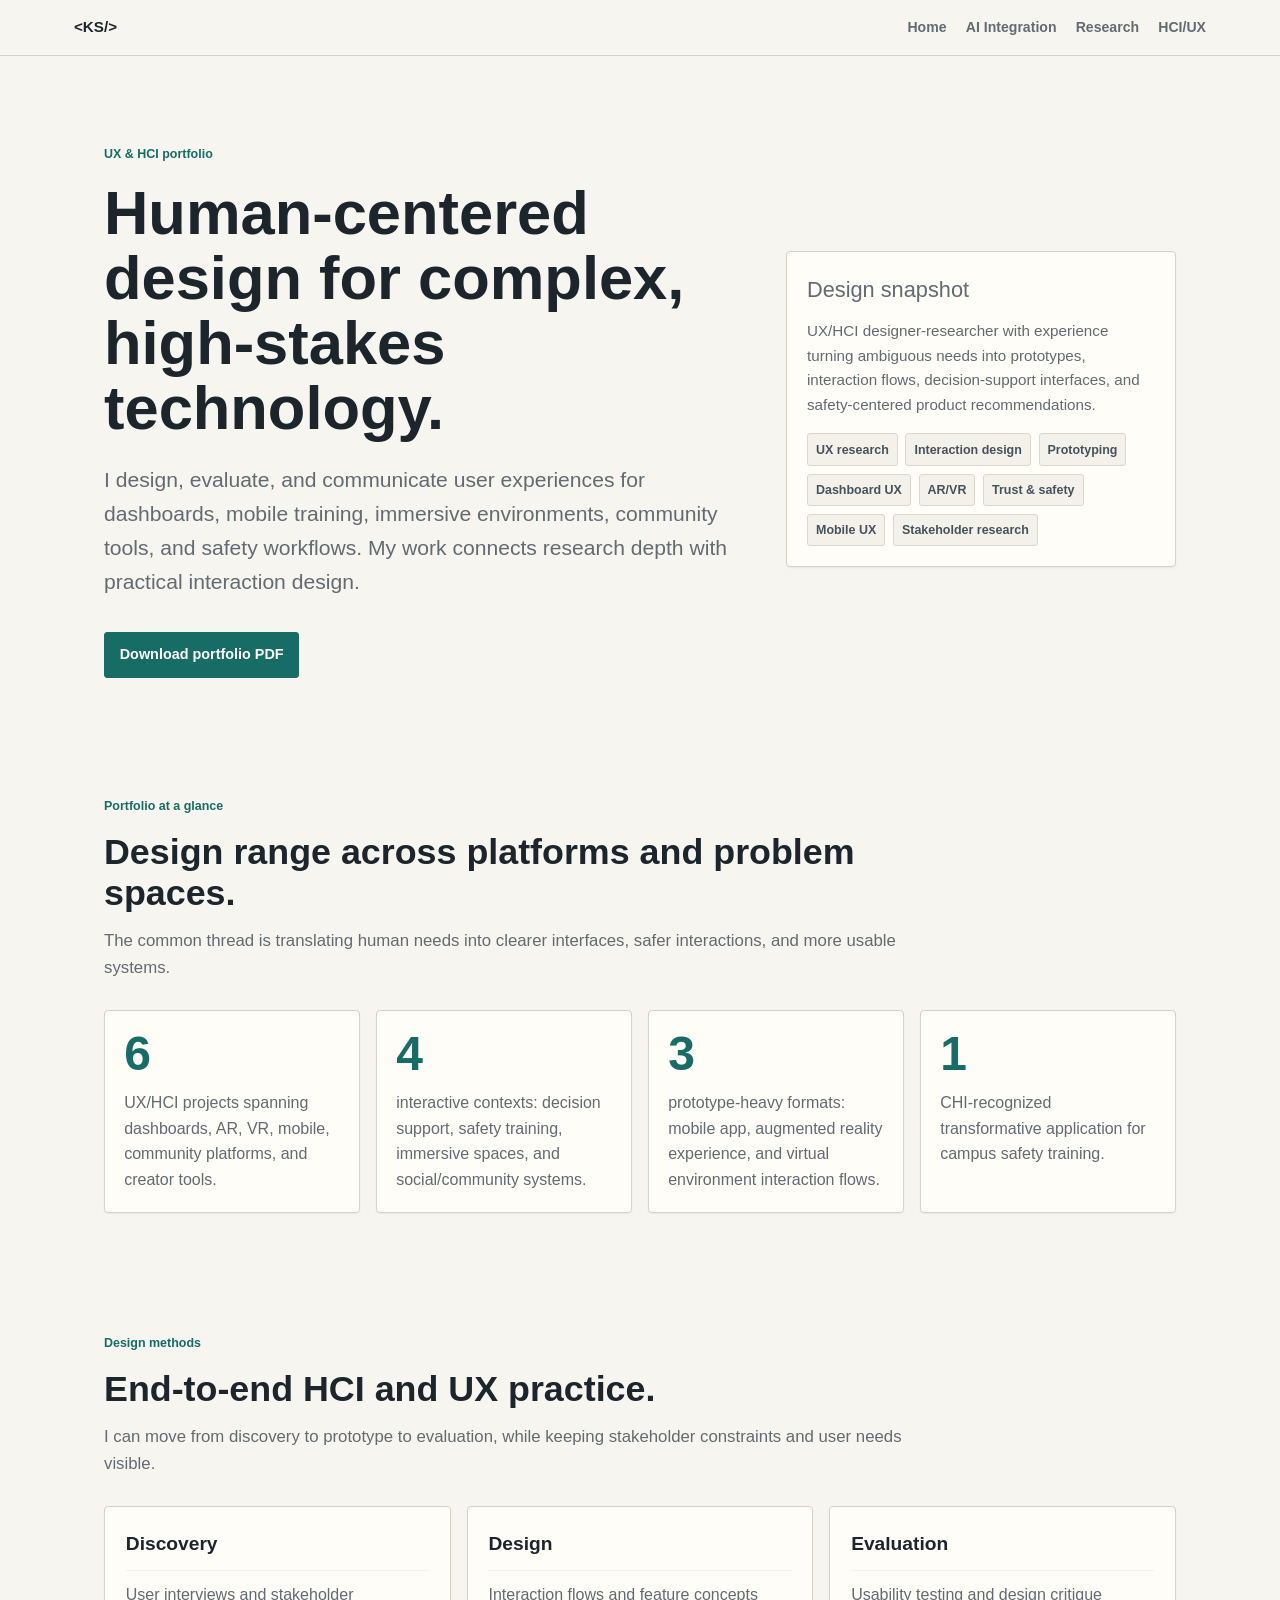
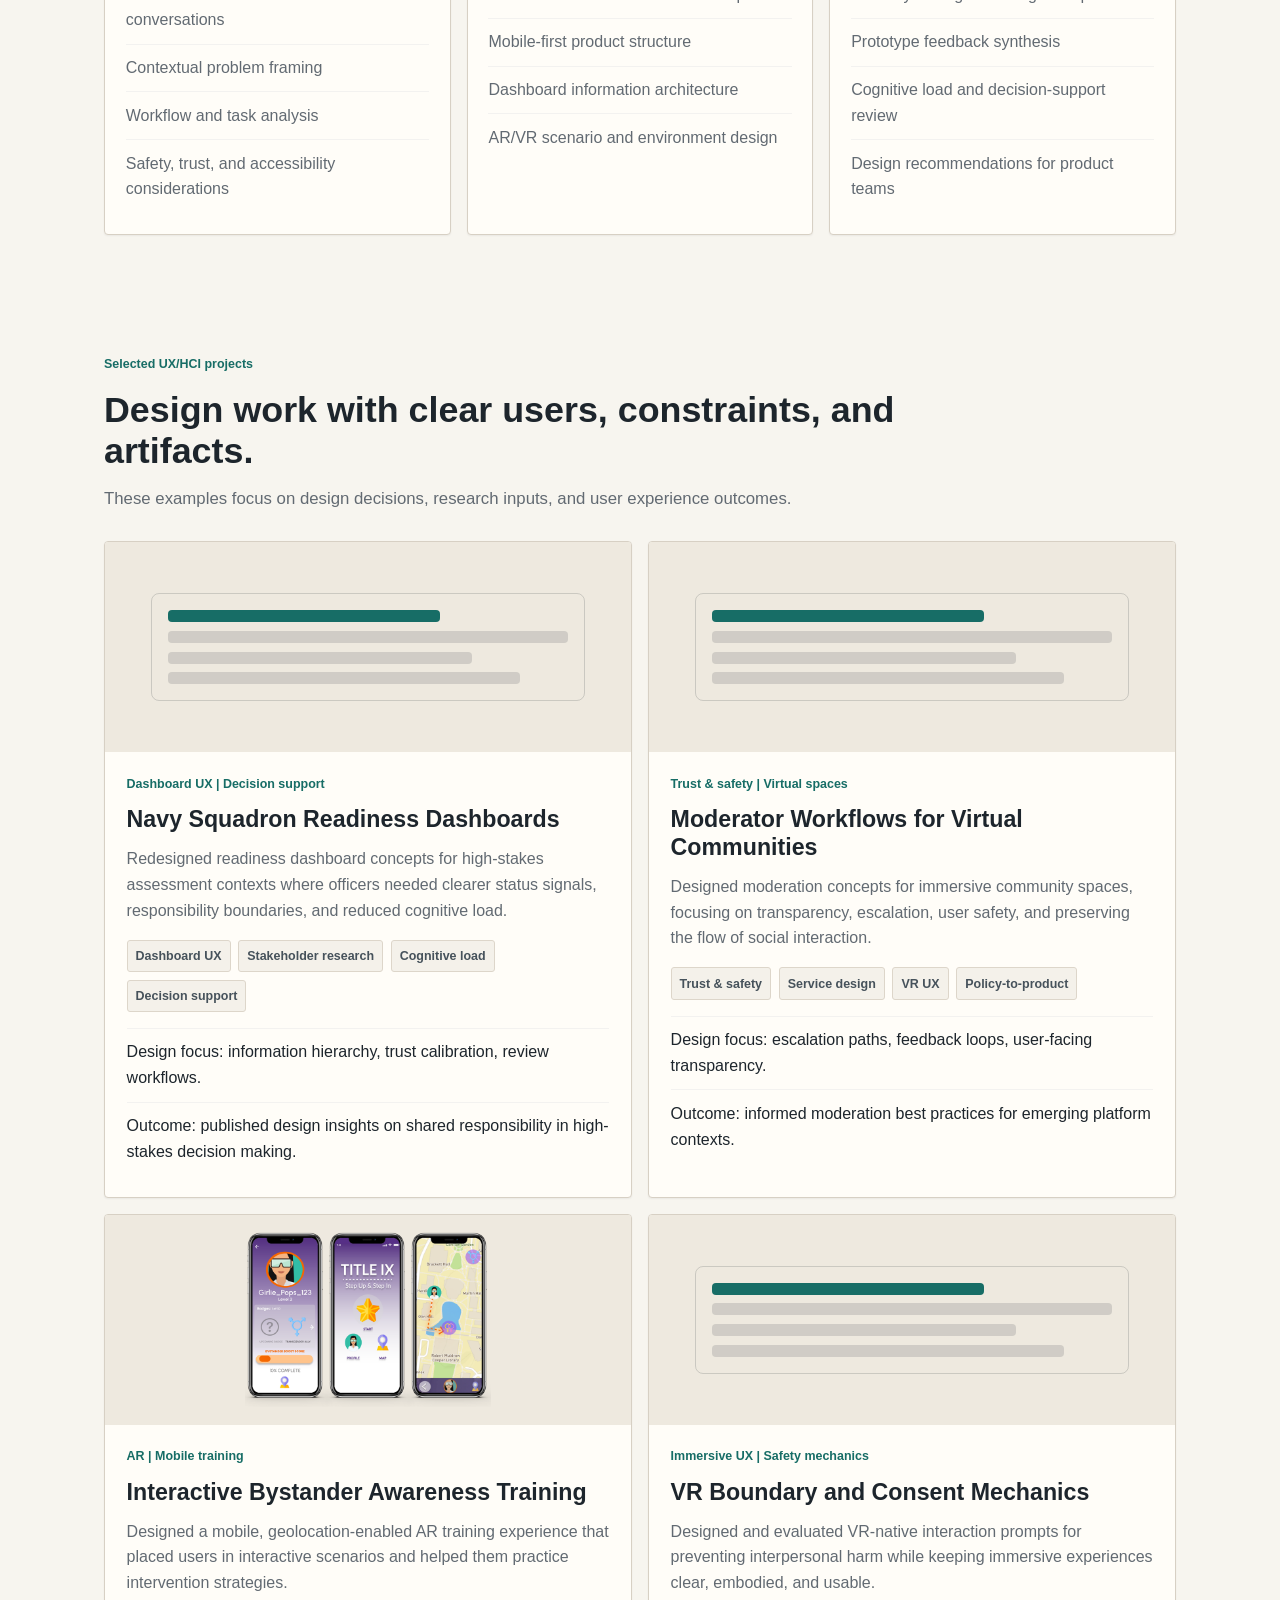
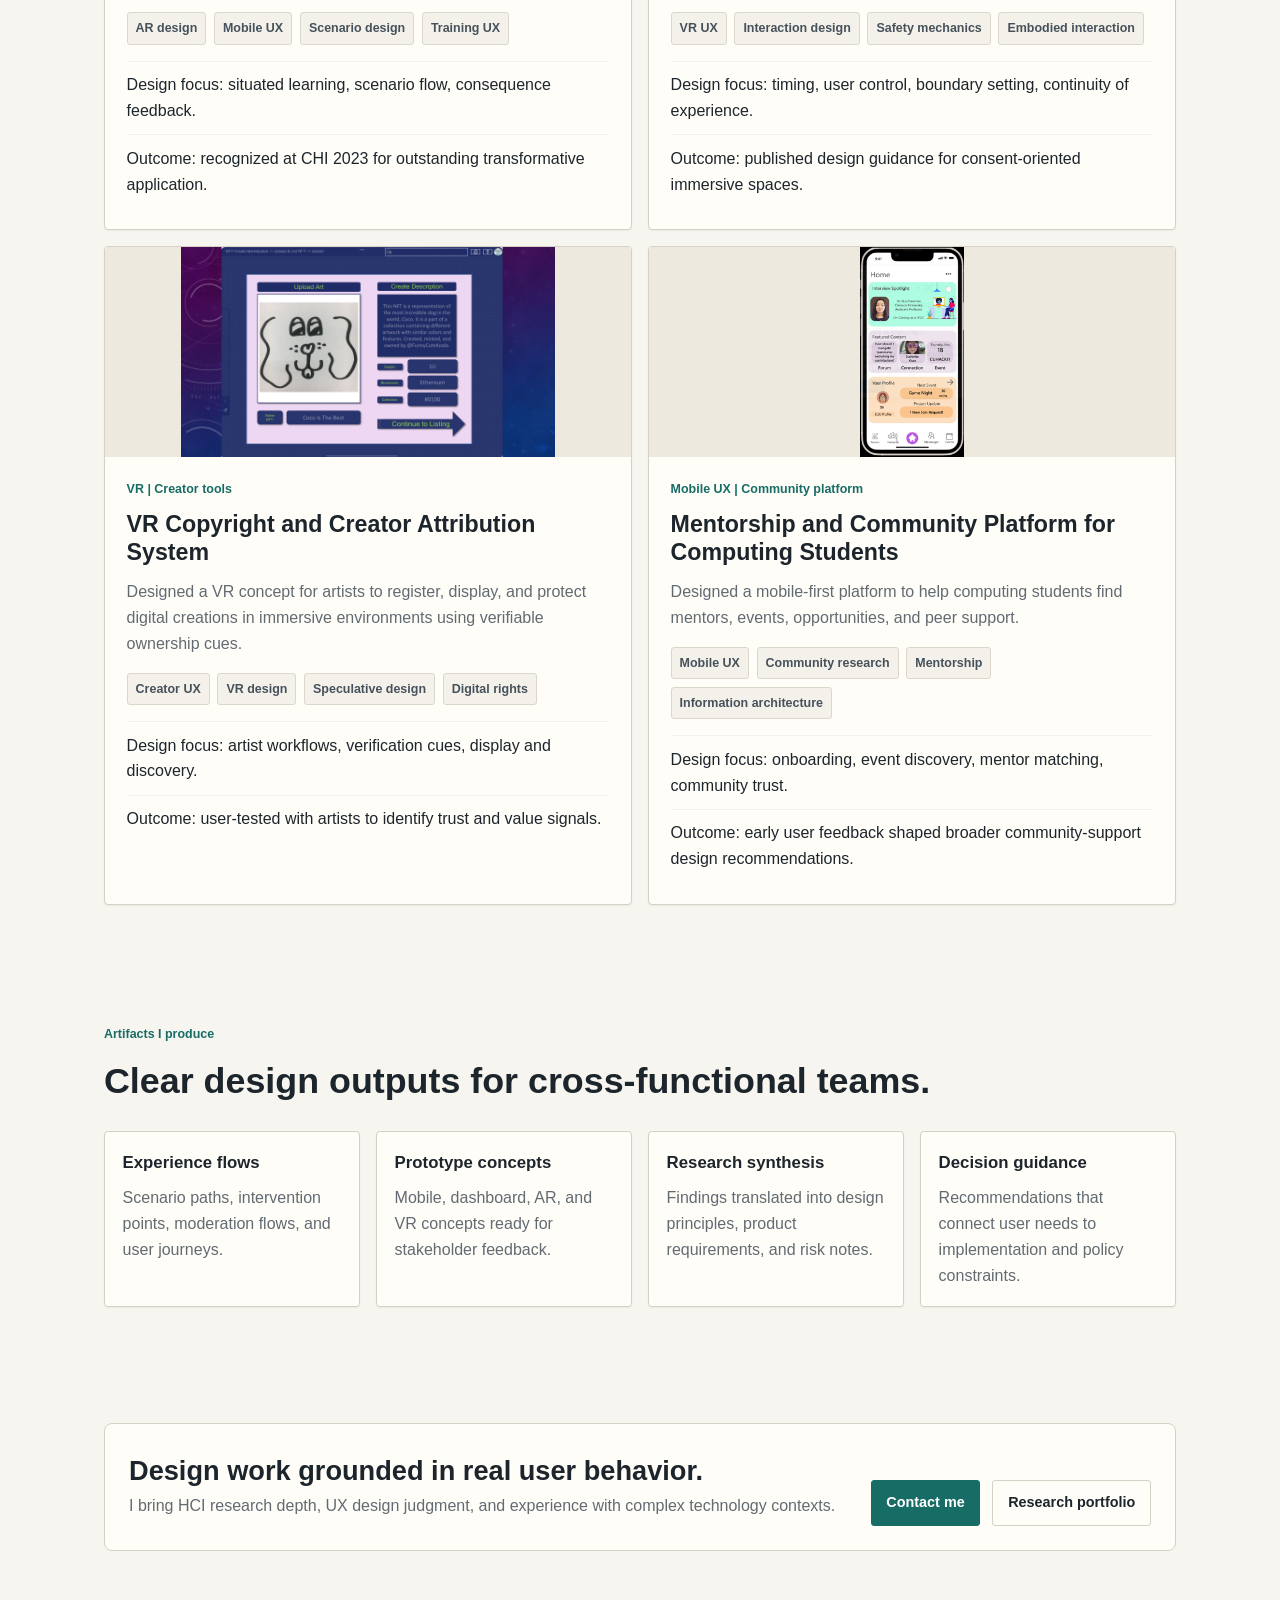
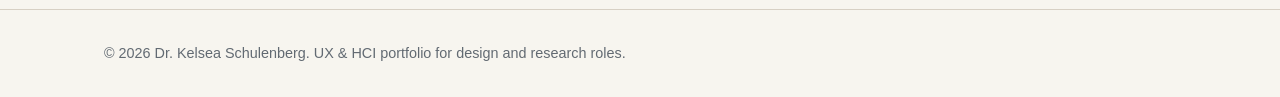
<file: ux-hci-portfolio.html>
<!DOCTYPE html>
<html lang="en">
<head>
    <meta charset="UTF-8">
    <meta name="viewport" content="width=device-width, initial-scale=1.0">
    <title>UX & HCI Portfolio | Dr. Kelsea Schulenberg</title>
    <style>
        * {
            box-sizing: border-box;
            margin: 0;
            padding: 0;
        }

        :root {
            --bg: #101214;
            --surface: #181c20;
            --surface-2: #22272e;
            --ink: #f8fafc;
            --muted: #aab3bf;
            --line: #313943;
            --teal: #30d5c8;
            --gold: #f3c969;
            --coral: #ff7a68;
            --green: #7bd88f;
        }

        html {
            scroll-behavior: smooth;
        }

        body {
            background:
                linear-gradient(180deg, rgba(48, 213, 200, 0.08), transparent 440px),
                linear-gradient(90deg, rgba(243, 201, 105, 0.06), transparent 60%),
                var(--bg);
            color: var(--ink);
            font-family: 'Space Grotesk', -apple-system, BlinkMacSystemFont, sans-serif;
            line-height: 1.65;
            overflow-x: hidden;
        }

        body::before {
            content: "";
            position: fixed;
            inset: 0;
            z-index: -1;
            background-image:
                linear-gradient(rgba(248, 250, 252, 0.035) 1px, transparent 1px),
                linear-gradient(90deg, rgba(248, 250, 252, 0.035) 1px, transparent 1px);
            background-size: 42px 42px;
            mask-image: linear-gradient(to bottom, black, transparent 78%);
        }

        a {
            color: inherit;
        }

        nav {
            position: sticky;
            top: 0;
            z-index: 20;
            background: rgba(16, 18, 20, 0.88);
            border-bottom: 1px solid var(--line);
            backdrop-filter: blur(18px);
        }

        .nav-inner {
            align-items: center;
            display: flex;
            justify-content: space-between;
            margin: 0 auto;
            max-width: 1240px;
            padding: 1rem 1.5rem;
            width: 100%;
        }

        .logo {
            color: var(--teal);
            font-family: 'JetBrains Mono', monospace;
            font-weight: 700;
            text-decoration: none;
        }

        .nav-links {
            display: flex;
            gap: 1.4rem;
            list-style: none;
        }

        .nav-links a {
            color: var(--muted);
            font-size: 0.86rem;
            font-weight: 700;
            text-decoration: none;
        }

        .nav-links a:hover {
            color: var(--teal);
        }

        .container {
            margin: 0 auto;
            max-width: 1240px;
            padding: 0 1.5rem;
            width: 100%;
        }

        .hero {
            padding: 7rem 0 4rem;
        }

        .hero-grid {
            align-items: end;
            display: grid;
            gap: 3rem;
            grid-template-columns: minmax(0, 1fr) 390px;
        }

        .eyebrow {
            color: var(--teal);
            display: inline-block;
            font-family: 'JetBrains Mono', monospace;
            font-size: 0.78rem;
            font-weight: 700;
            letter-spacing: 1.2px;
            margin-bottom: 1rem;
            text-transform: uppercase;
        }

        h1 {
            font-size: clamp(3.1rem, 7vw, 6.2rem);
            letter-spacing: 0;
            line-height: 0.98;
            max-width: 930px;
        }

        .hero-copy {
            color: var(--muted);
            font-size: clamp(1.08rem, 2vw, 1.32rem);
            margin-top: 1.4rem;
            max-width: 790px;
        }

        .actions {
            display: flex;
            flex-wrap: wrap;
            gap: 0.85rem;
            margin-top: 2rem;
        }

        .btn {
            align-items: center;
            border-radius: 4px;
            display: inline-flex;
            font-family: 'JetBrains Mono', monospace;
            font-size: 0.84rem;
            font-weight: 700;
            min-height: 44px;
            padding: 0.76rem 1rem;
            text-decoration: none;
            transition: transform 0.2s, border-color 0.2s, background 0.2s;
        }

        .btn-primary {
            background: var(--teal);
            color: #071113;
        }

        .btn-secondary {
            border: 1px solid var(--line);
            color: var(--ink);
        }

        .btn:hover {
            border-color: var(--teal);
            transform: translateY(-2px);
        }

        .snapshot {
            background: rgba(24, 28, 32, 0.92);
            border: 1px solid var(--line);
            border-radius: 8px;
            padding: 1.25rem;
        }

        .snapshot h2 {
            font-size: 1rem;
            margin-bottom: 0.75rem;
        }

        .snapshot p {
            color: var(--muted);
            font-size: 0.95rem;
            margin-bottom: 1rem;
        }

        .tag-row {
            display: flex;
            flex-wrap: wrap;
            gap: 0.48rem;
        }

        .tag {
            background: var(--surface-2);
            border: 1px solid var(--line);
            border-radius: 999px;
            color: var(--muted);
            font-family: 'JetBrains Mono', monospace;
            font-size: 0.7rem;
            padding: 0.32rem 0.58rem;
        }

        section {
            padding: 4.4rem 0;
        }

        .section-heading {
            margin-bottom: 2rem;
            max-width: 850px;
        }

        .section-heading h2 {
            font-size: clamp(2rem, 4vw, 3.35rem);
            line-height: 1.08;
            margin-bottom: 0.8rem;
        }

        .section-heading p {
            color: var(--muted);
            font-size: 1.05rem;
        }

        .proof-grid,
        .method-grid {
            display: grid;
            gap: 1rem;
        }

        .proof-grid {
            grid-template-columns: repeat(auto-fit, minmax(180px, 1fr));
        }

        .method-grid {
            grid-template-columns: repeat(3, minmax(0, 1fr));
        }

        .proof,
        .method,
        .project,
        .artifact {
            background: var(--surface);
            border: 1px solid var(--line);
            border-radius: 8px;
        }

        .proof {
            min-height: 150px;
            padding: 1.2rem;
        }

        .proof strong {
            color: var(--gold);
            display: block;
            font-size: clamp(2rem, 4vw, 3rem);
            line-height: 1;
            margin-bottom: 0.7rem;
        }

        .proof span,
        .method li,
        .project p,
        .artifact p {
            color: var(--muted);
        }

        .method {
            padding: 1.3rem;
        }

        .method h3 {
            font-size: 1.2rem;
            margin-bottom: 0.7rem;
        }

        .method ul,
        .project ul {
            list-style: none;
        }

        .method li,
        .project li {
            border-top: 1px solid rgba(170, 179, 191, 0.14);
            padding: 0.65rem 0;
        }

        .project-grid {
            display: grid;
            gap: 1.25rem;
            grid-template-columns: repeat(2, minmax(0, 1fr));
        }

        .project {
            display: grid;
            grid-template-rows: 210px auto;
            overflow: hidden;
        }

        .project-media {
            align-items: center;
            background: #101418;
            display: flex;
            justify-content: center;
            min-height: 210px;
            overflow: hidden;
        }

        .project-media img {
            height: 100%;
            object-fit: contain;
            width: 100%;
        }

        .project-media.visual {
            background:
                linear-gradient(135deg, rgba(48, 213, 200, 0.18), transparent 52%),
                linear-gradient(45deg, rgba(243, 201, 105, 0.16), transparent 55%),
                #14191f;
            padding: 1rem;
        }

        .visual-frame {
            border: 1px solid rgba(248, 250, 252, 0.2);
            border-radius: 8px;
            display: grid;
            gap: 0.55rem;
            max-width: 88%;
            padding: 1rem;
            width: 100%;
        }

        .visual-bar,
        .visual-row {
            border-radius: 4px;
            height: 12px;
        }

        .visual-bar {
            background: var(--teal);
            width: 68%;
        }

        .visual-row {
            background: rgba(248, 250, 252, 0.18);
        }

        .visual-row:nth-child(3) {
            width: 76%;
        }

        .visual-row:nth-child(4) {
            width: 88%;
        }

        .project-body {
            padding: 1.35rem;
        }

        .project-label {
            color: var(--teal);
            font-family: 'JetBrains Mono', monospace;
            font-size: 0.72rem;
            font-weight: 700;
            letter-spacing: 1px;
            margin-bottom: 0.75rem;
            text-transform: uppercase;
        }

        .project h3 {
            font-size: 1.45rem;
            line-height: 1.2;
            margin-bottom: 0.75rem;
        }

        .project p {
            margin-bottom: 1rem;
        }

        .project ul {
            margin-top: 1rem;
        }

        .artifact-grid {
            display: grid;
            gap: 1rem;
            grid-template-columns: repeat(4, minmax(0, 1fr));
        }

        .artifact {
            padding: 1.1rem;
        }

        .artifact h3 {
            font-size: 1.05rem;
            margin-bottom: 0.55rem;
        }

        .cta-band {
            align-items: center;
            background: var(--surface);
            border: 1px solid var(--line);
            border-radius: 8px;
            display: grid;
            gap: 1rem;
            grid-template-columns: 1fr auto;
            padding: 1.5rem;
        }

        .cta-band h2 {
            font-size: 1.7rem;
            line-height: 1.2;
        }

        .cta-band p {
            color: var(--muted);
            margin-top: 0.35rem;
        }

        footer {
            border-top: 1px solid var(--line);
            color: var(--muted);
            font-size: 0.9rem;
            padding: 2rem 0;
        }

        @media (max-width: 980px) {
            .hero-grid,
            .project-grid,
            .cta-band {
                grid-template-columns: 1fr;
            }

            .method-grid,
            .artifact-grid {
                grid-template-columns: repeat(2, minmax(0, 1fr));
            }
        }

        @media (max-width: 680px) {
            .container {
                padding-left: 0;
                padding-right: 0;
                width: calc(100vw - 2rem);
            }

            .nav-inner {
                align-items: flex-start;
                flex-direction: column;
                gap: 0.8rem;
                width: calc(100vw - 2rem);
            }

            .nav-links {
                flex-wrap: wrap;
                gap: 0.75rem 1rem;
            }

            .hero {
                padding-top: 4.5rem;
            }

            h1 {
                font-size: clamp(2.55rem, 15vw, 4rem);
            }

            .method-grid,
            .artifact-grid {
                grid-template-columns: 1fr;
            }
        }
    </style>
    <link rel="stylesheet" href="site-clean.css?v=20260524-style2">
</head>
<body>
    <nav>
        <div class="nav-inner">
            <a class="logo" href="index.html">&lt;KS/&gt;</a>
            <ul class="nav-links">
                <li><a href="index.html">Home</a></li>
                <li><a href="ai-integration-portfolio.html">AI Integration</a></li>
                <li><a href="research-portfolio.html">Research</a></li>
                <li><a href="ux-hci-portfolio.html">HCI/UX</a></li>
            </ul>
        </div>
    </nav>

    <main>
        <section class="hero">
            <div class="container">
                <div class="hero-grid">
                    <div>
                        <span class="eyebrow">UX & HCI portfolio</span>
                        <h1>Human-centered design for complex, high-stakes technology.</h1>
                        <p class="hero-copy">I design, evaluate, and communicate user experiences for dashboards, mobile training, immersive environments, community tools, and safety workflows. My work connects research depth with practical interaction design.</p>
                        <div class="actions">
                            <a class="btn btn-primary" href="Kelsea-Schulenberg-UX-HCI-Portfolio.pdf" target="_blank" rel="noopener">Download portfolio PDF</a>
                        </div>
                    </div>
                    <aside class="snapshot">
                        <h2>Design snapshot</h2>
                        <p>UX/HCI designer-researcher with experience turning ambiguous needs into prototypes, interaction flows, decision-support interfaces, and safety-centered product recommendations.</p>
                        <div class="tag-row">
                            <span class="tag">UX research</span>
                            <span class="tag">Interaction design</span>
                            <span class="tag">Prototyping</span>
                            <span class="tag">Dashboard UX</span>
                            <span class="tag">AR/VR</span>
                            <span class="tag">Trust & safety</span>
                            <span class="tag">Mobile UX</span>
                            <span class="tag">Stakeholder research</span>
                        </div>
                    </aside>
                </div>
            </div>
        </section>

        <section>
            <div class="container">
                <div class="section-heading">
                    <span class="eyebrow">Portfolio at a glance</span>
                    <h2>Design range across platforms and problem spaces.</h2>
                    <p>The common thread is translating human needs into clearer interfaces, safer interactions, and more usable systems.</p>
                </div>
                <div class="proof-grid">
                    <div class="proof"><strong>6</strong><span>UX/HCI projects spanning dashboards, AR, VR, mobile, community platforms, and creator tools.</span></div>
                    <div class="proof"><strong>4</strong><span>interactive contexts: decision support, safety training, immersive spaces, and social/community systems.</span></div>
                    <div class="proof"><strong>3</strong><span>prototype-heavy formats: mobile app, augmented reality experience, and virtual environment interaction flows.</span></div>
                    <div class="proof"><strong>1</strong><span>CHI-recognized transformative application for campus safety training.</span></div>
                </div>
            </div>
        </section>

        <section id="methods">
            <div class="container">
                <div class="section-heading">
                    <span class="eyebrow">Design methods</span>
                    <h2>End-to-end HCI and UX practice.</h2>
                    <p>I can move from discovery to prototype to evaluation, while keeping stakeholder constraints and user needs visible.</p>
                </div>
                <div class="method-grid">
                    <article class="method">
                        <h3>Discovery</h3>
                        <ul>
                            <li>User interviews and stakeholder conversations</li>
                            <li>Contextual problem framing</li>
                            <li>Workflow and task analysis</li>
                            <li>Safety, trust, and accessibility considerations</li>
                        </ul>
                    </article>
                    <article class="method">
                        <h3>Design</h3>
                        <ul>
                            <li>Interaction flows and feature concepts</li>
                            <li>Mobile-first product structure</li>
                            <li>Dashboard information architecture</li>
                            <li>AR/VR scenario and environment design</li>
                        </ul>
                    </article>
                    <article class="method">
                        <h3>Evaluation</h3>
                        <ul>
                            <li>Usability testing and design critique</li>
                            <li>Prototype feedback synthesis</li>
                            <li>Cognitive load and decision-support review</li>
                            <li>Design recommendations for product teams</li>
                        </ul>
                    </article>
                </div>
            </div>
        </section>

        <section id="projects">
            <div class="container">
                <div class="section-heading">
                    <span class="eyebrow">Selected UX/HCI projects</span>
                    <h2>Design work with clear users, constraints, and artifacts.</h2>
                    <p>These examples focus on design decisions, research inputs, and user experience outcomes.</p>
                </div>
                <div class="project-grid">
                    <article class="project">
                        <div class="project-media visual">
                            <div class="visual-frame">
                                <div class="visual-bar"></div>
                                <div class="visual-row"></div>
                                <div class="visual-row"></div>
                                <div class="visual-row"></div>
                            </div>
                        </div>
                        <div class="project-body">
                            <div class="project-label">Dashboard UX | Decision support</div>
                            <h3>Navy Squadron Readiness Dashboards</h3>
                            <p>Redesigned readiness dashboard concepts for high-stakes assessment contexts where officers needed clearer status signals, responsibility boundaries, and reduced cognitive load.</p>
                            <div class="tag-row">
                                <span class="tag">Dashboard UX</span>
                                <span class="tag">Stakeholder research</span>
                                <span class="tag">Cognitive load</span>
                                <span class="tag">Decision support</span>
                            </div>
                            <ul>
                                <li>Design focus: information hierarchy, trust calibration, review workflows.</li>
                                <li>Outcome: published design insights on shared responsibility in high-stakes decision making.</li>
                            </ul>
                        </div>
                    </article>

                    <article class="project">
                        <div class="project-media visual">
                            <div class="visual-frame">
                                <div class="visual-bar"></div>
                                <div class="visual-row"></div>
                                <div class="visual-row"></div>
                                <div class="visual-row"></div>
                            </div>
                        </div>
                        <div class="project-body">
                            <div class="project-label">Trust & safety | Virtual spaces</div>
                            <h3>Moderator Workflows for Virtual Communities</h3>
                            <p>Designed moderation concepts for immersive community spaces, focusing on transparency, escalation, user safety, and preserving the flow of social interaction.</p>
                            <div class="tag-row">
                                <span class="tag">Trust & safety</span>
                                <span class="tag">Service design</span>
                                <span class="tag">VR UX</span>
                                <span class="tag">Policy-to-product</span>
                            </div>
                            <ul>
                                <li>Design focus: escalation paths, feedback loops, user-facing transparency.</li>
                                <li>Outcome: informed moderation best practices for emerging platform contexts.</li>
                            </ul>
                        </div>
                    </article>

                    <article class="project">
                        <div class="project-media">
                            <img src="training.png" alt="Interactive campus safety training prototype">
                        </div>
                        <div class="project-body">
                            <div class="project-label">AR | Mobile training</div>
                            <h3>Interactive Bystander Awareness Training</h3>
                            <p>Designed a mobile, geolocation-enabled AR training experience that placed users in interactive scenarios and helped them practice intervention strategies.</p>
                            <div class="tag-row">
                                <span class="tag">AR design</span>
                                <span class="tag">Mobile UX</span>
                                <span class="tag">Scenario design</span>
                                <span class="tag">Training UX</span>
                            </div>
                            <ul>
                                <li>Design focus: situated learning, scenario flow, consequence feedback.</li>
                                <li>Outcome: recognized at CHI 2023 for outstanding transformative application.</li>
                            </ul>
                        </div>
                    </article>

                    <article class="project">
                        <div class="project-media visual">
                            <div class="visual-frame">
                                <div class="visual-bar"></div>
                                <div class="visual-row"></div>
                                <div class="visual-row"></div>
                                <div class="visual-row"></div>
                            </div>
                        </div>
                        <div class="project-body">
                            <div class="project-label">Immersive UX | Safety mechanics</div>
                            <h3>VR Boundary and Consent Mechanics</h3>
                            <p>Designed and evaluated VR-native interaction prompts for preventing interpersonal harm while keeping immersive experiences clear, embodied, and usable.</p>
                            <div class="tag-row">
                                <span class="tag">VR UX</span>
                                <span class="tag">Interaction design</span>
                                <span class="tag">Safety mechanics</span>
                                <span class="tag">Embodied interaction</span>
                            </div>
                            <ul>
                                <li>Design focus: timing, user control, boundary setting, continuity of experience.</li>
                                <li>Outcome: published design guidance for consent-oriented immersive spaces.</li>
                            </ul>
                        </div>
                    </article>

                    <article class="project">
                        <div class="project-media">
                            <img src="blockchain.png" alt="VR copyright system prototype">
                        </div>
                        <div class="project-body">
                            <div class="project-label">VR | Creator tools</div>
                            <h3>VR Copyright and Creator Attribution System</h3>
                            <p>Designed a VR concept for artists to register, display, and protect digital creations in immersive environments using verifiable ownership cues.</p>
                            <div class="tag-row">
                                <span class="tag">Creator UX</span>
                                <span class="tag">VR design</span>
                                <span class="tag">Speculative design</span>
                                <span class="tag">Digital rights</span>
                            </div>
                            <ul>
                                <li>Design focus: artist workflows, verification cues, display and discovery.</li>
                                <li>Outcome: user-tested with artists to identify trust and value signals.</li>
                            </ul>
                        </div>
                    </article>

                    <article class="project">
                        <div class="project-media">
                            <img src="women.png" alt="Community platform prototype">
                        </div>
                        <div class="project-body">
                            <div class="project-label">Mobile UX | Community platform</div>
                            <h3>Mentorship and Community Platform for Computing Students</h3>
                            <p>Designed a mobile-first platform to help computing students find mentors, events, opportunities, and peer support.</p>
                            <div class="tag-row">
                                <span class="tag">Mobile UX</span>
                                <span class="tag">Community research</span>
                                <span class="tag">Mentorship</span>
                                <span class="tag">Information architecture</span>
                            </div>
                            <ul>
                                <li>Design focus: onboarding, event discovery, mentor matching, community trust.</li>
                                <li>Outcome: early user feedback shaped broader community-support design recommendations.</li>
                            </ul>
                        </div>
                    </article>
                </div>
            </div>
        </section>

        <section id="artifacts">
            <div class="container">
                <div class="section-heading">
                    <span class="eyebrow">Artifacts I produce</span>
                    <h2>Clear design outputs for cross-functional teams.</h2>
                </div>
                <div class="artifact-grid">
                    <article class="artifact">
                        <h3>Experience flows</h3>
                        <p>Scenario paths, intervention points, moderation flows, and user journeys.</p>
                    </article>
                    <article class="artifact">
                        <h3>Prototype concepts</h3>
                        <p>Mobile, dashboard, AR, and VR concepts ready for stakeholder feedback.</p>
                    </article>
                    <article class="artifact">
                        <h3>Research synthesis</h3>
                        <p>Findings translated into design principles, product requirements, and risk notes.</p>
                    </article>
                    <article class="artifact">
                        <h3>Decision guidance</h3>
                        <p>Recommendations that connect user needs to implementation and policy constraints.</p>
                    </article>
                </div>
            </div>
        </section>

        <section>
            <div class="container">
                <div class="cta-band">
                    <div>
                        <h2>Design work grounded in real user behavior.</h2>
                        <p>I bring HCI research depth, UX design judgment, and experience with complex technology contexts.</p>
                    </div>
                    <div class="actions">
                        <a class="btn btn-primary" href="mailto:kelseas@g.clemson.edu">Contact me</a>
                        <a class="btn btn-secondary" href="research-portfolio.html">Research portfolio</a>
                    </div>
                </div>
            </div>
        </section>
    </main>

    <footer>
        <div class="container">
            <p>&copy; 2026 Dr. Kelsea Schulenberg. UX & HCI portfolio for design and research roles.</p>
        </div>
    </footer>
</body>
</html>
</file>
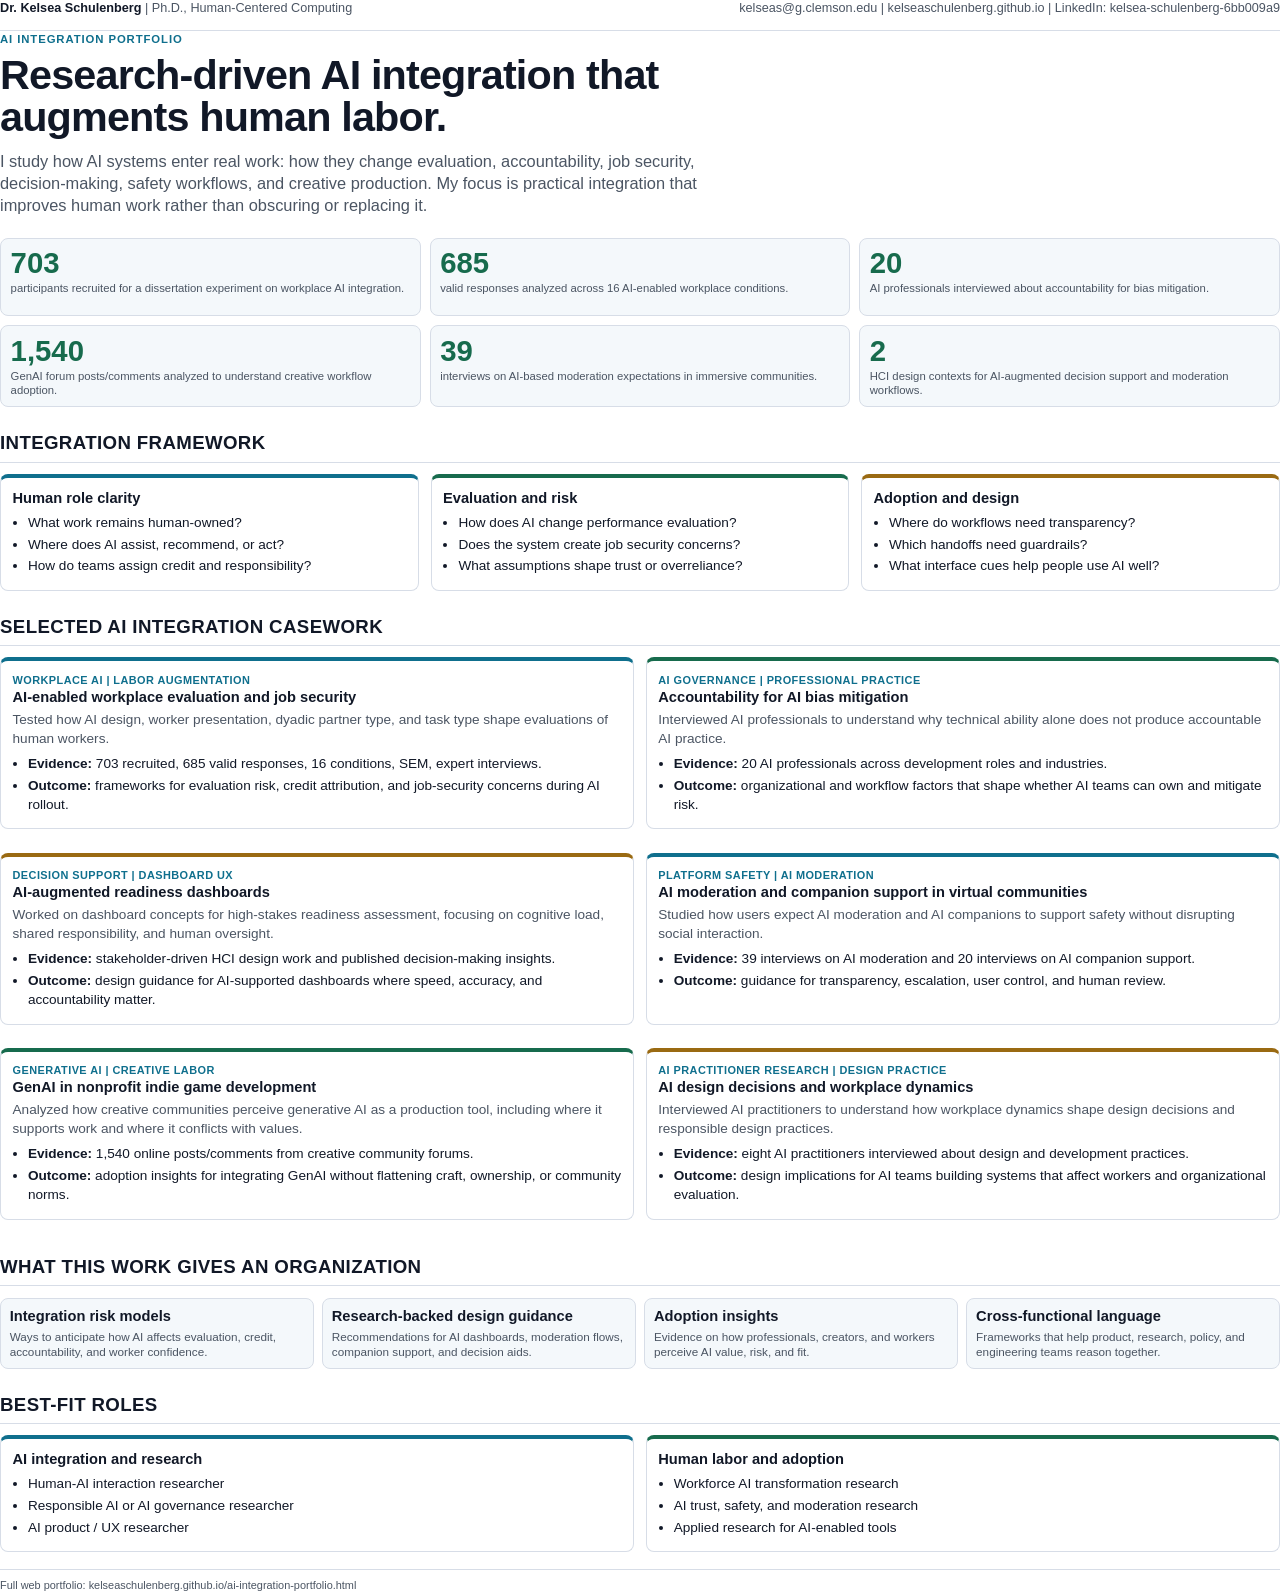
<file: archive/pdf-source-html/ai-integration-portfolio-pdf.html>
<!DOCTYPE html>
<html lang="en">
<head>
    <meta charset="UTF-8">
    <meta name="viewport" content="width=device-width, initial-scale=1.0">
    <title>AI Integration Portfolio PDF | Dr. Kelsea Schulenberg</title>
    <style>
        * {
            box-sizing: border-box;
        }

        @page {
            size: Letter;
            margin: 0.55in;
        }

        :root {
            --ink: #111827;
            --muted: #4b5563;
            --line: #d7dde7;
            --panel: #f4f8fb;
            --blue: #0f6f8d;
            --green: #176b4d;
            --gold: #9a6a12;
        }

        body {
            color: var(--ink);
            font-family: "Arial", "Helvetica", sans-serif;
            font-size: 10.2pt;
            line-height: 1.42;
            margin: 0;
        }

        h1,
        h2,
        h3,
        p {
            margin: 0;
        }

        h1 {
            font-size: 31pt;
            letter-spacing: -0.02em;
            line-height: 1.02;
            margin-top: 0.08in;
            max-width: 7.3in;
        }

        h2 {
            border-bottom: 1px solid var(--line);
            font-size: 14pt;
            letter-spacing: 0.02em;
            margin: 0.24in 0 0.12in;
            padding-bottom: 0.05in;
            text-transform: uppercase;
        }

        h3 {
            font-size: 11pt;
            line-height: 1.2;
            margin-bottom: 0.04in;
        }

        .contact {
            border-bottom: 1px solid var(--line);
            color: var(--muted);
            display: flex;
            font-size: 9.5pt;
            gap: 0.18in;
            justify-content: space-between;
            padding-bottom: 0.12in;
        }

        .contact strong {
            color: var(--ink);
        }

        .eyebrow {
            color: var(--blue);
            font-size: 8.5pt;
            font-weight: 700;
            letter-spacing: 0.08em;
            text-transform: uppercase;
        }

        .subhead {
            color: var(--muted);
            font-size: 12.3pt;
            line-height: 1.35;
            margin-top: 0.12in;
            max-width: 7.3in;
        }

        .metrics {
            display: grid;
            gap: 0.09in;
            grid-template-columns: repeat(3, 1fr);
            margin-top: 0.22in;
        }

        .metric {
            background: var(--panel);
            border: 1px solid var(--line);
            border-radius: 8px;
            min-height: 0.82in;
            padding: 0.1in;
        }

        .metric strong {
            color: var(--green);
            display: block;
            font-size: 22pt;
            line-height: 1;
            margin-bottom: 0.04in;
        }

        .metric span {
            color: var(--muted);
            display: block;
            font-size: 8.5pt;
            line-height: 1.24;
        }

        .three-col,
        .two-col {
            display: grid;
            gap: 0.12in;
        }

        .three-col {
            grid-template-columns: repeat(3, 1fr);
        }

        .two-col {
            grid-template-columns: repeat(2, 1fr);
        }

        .box,
        .case,
        .artifact {
            border: 1px solid var(--line);
            border-radius: 8px;
            break-inside: avoid;
            padding: 0.12in;
        }

        .box.blue,
        .case.blue {
            border-top: 4px solid var(--blue);
        }

        .box.green,
        .case.green {
            border-top: 4px solid var(--green);
        }

        .box.gold,
        .case.gold {
            border-top: 4px solid var(--gold);
        }

        ul {
            margin: 0.06in 0 0;
            padding-left: 0.16in;
        }

        li {
            margin: 0.025in 0;
        }

        .muted,
        .case p,
        .artifact p {
            color: var(--muted);
        }

        .label {
            color: var(--blue);
            font-size: 8.2pt;
            font-weight: 700;
            letter-spacing: 0.04em;
            text-transform: uppercase;
        }

        .case {
            margin-bottom: 0.12in;
        }

        .case p {
            margin: 0.035in 0 0.055in;
        }

        .artifact-grid {
            display: grid;
            gap: 0.09in;
            grid-template-columns: repeat(4, 1fr);
        }

        .artifact {
            background: var(--panel);
            padding: 0.09in;
        }

        .artifact p {
            font-size: 8.8pt;
            line-height: 1.28;
        }

        .footer {
            border-top: 1px solid var(--line);
            color: var(--muted);
            font-size: 8.2pt;
            margin-top: 0.18in;
            padding-top: 0.08in;
        }

        .page-break {
            break-before: page;
        }
    </style>
</head>
<body>
    <header class="contact">
        <div><strong>Dr. Kelsea Schulenberg</strong> | Ph.D., Human-Centered Computing</div>
        <div>kelseas@g.clemson.edu | kelseaschulenberg.github.io | LinkedIn: kelsea-schulenberg-6bb009a9</div>
    </header>

    <main>
        <section>
            <div class="eyebrow">AI integration portfolio</div>
            <h1>Research-driven AI integration that augments human labor.</h1>
            <p class="subhead">I study how AI systems enter real work: how they change evaluation, accountability, job security, decision-making, safety workflows, and creative production. My focus is practical integration that improves human work rather than obscuring or replacing it.</p>

            <div class="metrics">
                <div class="metric"><strong>703</strong><span>participants recruited for a dissertation experiment on workplace AI integration.</span></div>
                <div class="metric"><strong>685</strong><span>valid responses analyzed across 16 AI-enabled workplace conditions.</span></div>
                <div class="metric"><strong>20</strong><span>AI professionals interviewed about accountability for bias mitigation.</span></div>
                <div class="metric"><strong>1,540</strong><span>GenAI forum posts/comments analyzed to understand creative workflow adoption.</span></div>
                <div class="metric"><strong>39</strong><span>interviews on AI-based moderation expectations in immersive communities.</span></div>
                <div class="metric"><strong>2</strong><span>HCI design contexts for AI-augmented decision support and moderation workflows.</span></div>
            </div>

            <h2>Integration Framework</h2>
            <div class="three-col">
                <div class="box blue">
                    <h3>Human role clarity</h3>
                    <ul>
                        <li>What work remains human-owned?</li>
                        <li>Where does AI assist, recommend, or act?</li>
                        <li>How do teams assign credit and responsibility?</li>
                    </ul>
                </div>
                <div class="box green">
                    <h3>Evaluation and risk</h3>
                    <ul>
                        <li>How does AI change performance evaluation?</li>
                        <li>Does the system create job security concerns?</li>
                        <li>What assumptions shape trust or overreliance?</li>
                    </ul>
                </div>
                <div class="box gold">
                    <h3>Adoption and design</h3>
                    <ul>
                        <li>Where do workflows need transparency?</li>
                        <li>Which handoffs need guardrails?</li>
                        <li>What interface cues help people use AI well?</li>
                    </ul>
                </div>
            </div>
        </section>

        <section class="page-break">
            <h2>Selected AI Integration Casework</h2>
            <div class="two-col">
                <article class="case blue">
                    <div class="label">Workplace AI | Labor augmentation</div>
                    <h3>AI-enabled workplace evaluation and job security</h3>
                    <p>Tested how AI design, worker presentation, dyadic partner type, and task type shape evaluations of human workers.</p>
                    <ul>
                        <li><strong>Evidence:</strong> 703 recruited, 685 valid responses, 16 conditions, SEM, expert interviews.</li>
                        <li><strong>Outcome:</strong> frameworks for evaluation risk, credit attribution, and job-security concerns during AI rollout.</li>
                    </ul>
                </article>

                <article class="case green">
                    <div class="label">AI governance | Professional practice</div>
                    <h3>Accountability for AI bias mitigation</h3>
                    <p>Interviewed AI professionals to understand why technical ability alone does not produce accountable AI practice.</p>
                    <ul>
                        <li><strong>Evidence:</strong> 20 AI professionals across development roles and industries.</li>
                        <li><strong>Outcome:</strong> organizational and workflow factors that shape whether AI teams can own and mitigate risk.</li>
                    </ul>
                </article>

                <article class="case gold">
                    <div class="label">Decision support | Dashboard UX</div>
                    <h3>AI-augmented readiness dashboards</h3>
                    <p>Worked on dashboard concepts for high-stakes readiness assessment, focusing on cognitive load, shared responsibility, and human oversight.</p>
                    <ul>
                        <li><strong>Evidence:</strong> stakeholder-driven HCI design work and published decision-making insights.</li>
                        <li><strong>Outcome:</strong> design guidance for AI-supported dashboards where speed, accuracy, and accountability matter.</li>
                    </ul>
                </article>

                <article class="case blue">
                    <div class="label">Platform safety | AI moderation</div>
                    <h3>AI moderation and companion support in virtual communities</h3>
                    <p>Studied how users expect AI moderation and AI companions to support safety without disrupting social interaction.</p>
                    <ul>
                        <li><strong>Evidence:</strong> 39 interviews on AI moderation and 20 interviews on AI companion support.</li>
                        <li><strong>Outcome:</strong> guidance for transparency, escalation, user control, and human review.</li>
                    </ul>
                </article>

                <article class="case green">
                    <div class="label">Generative AI | Creative labor</div>
                    <h3>GenAI in nonprofit indie game development</h3>
                    <p>Analyzed how creative communities perceive generative AI as a production tool, including where it supports work and where it conflicts with values.</p>
                    <ul>
                        <li><strong>Evidence:</strong> 1,540 online posts/comments from creative community forums.</li>
                        <li><strong>Outcome:</strong> adoption insights for integrating GenAI without flattening craft, ownership, or community norms.</li>
                    </ul>
                </article>

                <article class="case gold">
                    <div class="label">AI practitioner research | Design practice</div>
                    <h3>AI design decisions and workplace dynamics</h3>
                    <p>Interviewed AI practitioners to understand how workplace dynamics shape design decisions and responsible design practices.</p>
                    <ul>
                        <li><strong>Evidence:</strong> eight AI practitioners interviewed about design and development practices.</li>
                        <li><strong>Outcome:</strong> design implications for AI teams building systems that affect workers and organizational evaluation.</li>
                    </ul>
                </article>
            </div>
        </section>

        <section class="page-break">
            <h2>What This Work Gives an Organization</h2>
            <div class="artifact-grid">
                <article class="artifact">
                    <h3>Integration risk models</h3>
                    <p>Ways to anticipate how AI affects evaluation, credit, accountability, and worker confidence.</p>
                </article>
                <article class="artifact">
                    <h3>Research-backed design guidance</h3>
                    <p>Recommendations for AI dashboards, moderation flows, companion support, and decision aids.</p>
                </article>
                <article class="artifact">
                    <h3>Adoption insights</h3>
                    <p>Evidence on how professionals, creators, and workers perceive AI value, risk, and fit.</p>
                </article>
                <article class="artifact">
                    <h3>Cross-functional language</h3>
                    <p>Frameworks that help product, research, policy, and engineering teams reason together.</p>
                </article>
            </div>

            <h2>Best-Fit Roles</h2>
            <div class="two-col">
                <div class="box blue">
                    <h3>AI integration and research</h3>
                    <ul>
                        <li>Human-AI interaction researcher</li>
                        <li>Responsible AI or AI governance researcher</li>
                        <li>AI product / UX researcher</li>
                    </ul>
                </div>
                <div class="box green">
                    <h3>Human labor and adoption</h3>
                    <ul>
                        <li>Workforce AI transformation research</li>
                        <li>AI trust, safety, and moderation research</li>
                        <li>Applied research for AI-enabled tools</li>
                    </ul>
                </div>
            </div>

            <p class="footer">Full web portfolio: kelseaschulenberg.github.io/ai-integration-portfolio.html</p>
        </section>
    </main>
</body>
</html>
</file>
<file: site-clean.css>
/* Clean professional visual system shared by the public HTML pages. */
:root {
    --bg: #f7f5ef;
    --surface: #fffdf8;
    --surface-2: #eee9df;
    --surface-3: #e3ddd1;
    --ink: #1d252c;
    --text: #1d252c;
    --muted: #626a72;
    --text-muted: #626a72;
    --line: #d7d0c4;
    --border: #d7d0c4;
    --cyan: #176d66;
    --teal: #176d66;
    --accent-1: #176d66;
    --accent-2: #2f5572;
    --accent-3: #8d5732;
    --green: #2f6f4e;
    --amber: #9b681f;
    --gold: #9b681f;
    --rose: #825062;
    --coral: #8d5732;
}

html {
    scroll-behavior: smooth;
}

body {
    background: var(--bg);
    color: var(--ink);
    font-family: "Aptos", "Segoe UI", -apple-system, BlinkMacSystemFont, Arial, sans-serif;
    line-height: 1.62;
}

body::before,
.grid-background,
.orb {
    display: none !important;
}

a {
    color: inherit;
}

nav {
    background: rgba(247, 245, 239, 0.96) !important;
    border-bottom: 1px solid var(--line) !important;
    box-shadow: none !important;
}

.nav-inner,
.nav-wrapper {
    max-width: 1180px !important;
    padding: 0.9rem 1.5rem !important;
}

.logo {
    color: var(--ink) !important;
    font-family: inherit !important;
    font-size: 0.95rem !important;
    letter-spacing: 0 !important;
    text-shadow: none !important;
}

.nav-links,
.nav-menu {
    gap: 1.2rem !important;
}

.nav-links a,
.nav-menu a {
    color: var(--muted) !important;
    font-size: 0.88rem !important;
    font-weight: 600 !important;
    letter-spacing: 0 !important;
}

.nav-links a:hover,
.nav-menu a:hover {
    color: var(--accent-1) !important;
}

.nav-menu a::before {
    content: "" !important;
}

.container {
    max-width: 1120px !important;
}

.hero {
    min-height: auto !important;
    padding: 5.25rem 0 3.5rem !important;
}

.hero-grid {
    align-items: center !important;
    gap: 3rem !important;
}

.eyebrow,
.hero-label,
.section-label,
.specialty-kicker,
.project-label,
.case-label {
    color: var(--accent-1) !important;
    font-family: inherit !important;
    font-size: 0.78rem !important;
    font-weight: 650 !important;
    letter-spacing: 0 !important;
    text-transform: none !important;
}

h1,
.hero h1 {
    color: var(--ink) !important;
    font-size: clamp(2.35rem, 4.8vw, 4.35rem) !important;
    letter-spacing: 0 !important;
    line-height: 1.06 !important;
    max-width: 880px !important;
}

h2,
.hero h2,
.section-title,
.section-heading h2 {
    color: var(--ink) !important;
    letter-spacing: 0 !important;
}

.hero h2 {
    color: var(--muted) !important;
    font-size: clamp(1.1rem, 1.7vw, 1.42rem) !important;
    font-weight: 500 !important;
}

.hero-copy,
.hero-description,
.section-description,
.section-heading p,
.snapshot p,
.profile-panel p,
.specialty p,
.link-card p,
.contact-panel p,
.metric span,
.proof span,
.method li,
.case p,
.case li,
.artifact p,
.publication p,
.project p,
.project-summary,
.research-info p,
.study-desc,
.study-detail p,
.diss-intro {
    color: var(--muted) !important;
}

.gradient-text {
    background: none !important;
    color: var(--accent-1) !important;
    -webkit-text-fill-color: currentColor !important;
}

.actions,
.hero-actions {
    gap: 0.75rem !important;
}

.btn {
    border-radius: 3px !important;
    box-shadow: none !important;
    font-family: inherit !important;
    font-size: 0.9rem !important;
    font-weight: 650 !important;
    letter-spacing: 0 !important;
    min-height: 40px !important;
    padding: 0.66rem 0.92rem !important;
}

.btn-primary {
    background: var(--accent-1) !important;
    border: 1px solid var(--accent-1) !important;
    color: #ffffff !important;
}

.btn-secondary {
    background: transparent !important;
    border: 1px solid var(--line) !important;
    color: var(--ink) !important;
}

.btn-resume {
    background: var(--accent-2) !important;
    border: 1px solid var(--accent-2) !important;
    color: #ffffff !important;
}

.btn-cv {
    background: var(--accent-3) !important;
    border: 1px solid var(--accent-3) !important;
    color: #ffffff !important;
}

.btn:hover {
    border-color: var(--accent-1) !important;
    box-shadow: none !important;
    color: inherit;
    transform: none !important;
}

.btn-primary:hover,
.btn-resume:hover,
.btn-cv:hover {
    color: #ffffff !important;
}

section {
    padding: 3.6rem 0 !important;
}

section[id] {
    scroll-margin-top: 5.5rem;
}

.section-header,
.section-heading {
    margin-bottom: 1.8rem !important;
}

.section-title,
.section-heading h2 {
    font-size: clamp(1.75rem, 2.8vw, 2.55rem) !important;
    line-height: 1.15 !important;
}

.profile-panel,
.hero-card,
.snapshot,
.specialty,
.link-card,
.contact-panel,
.metric,
.proof,
.method,
.case,
.artifact,
.publication,
.project,
.research-item,
.study,
.diss-intro,
.hero-panel {
    background: var(--surface) !important;
    border: 1px solid var(--line) !important;
    border-radius: 4px !important;
    box-shadow: 0 1px 2px rgba(29, 37, 44, 0.06) !important;
}

.hero-card,
.profile-panel,
.snapshot {
    padding: 1.25rem !important;
}

.hero-card::before,
.study::before {
    display: none !important;
}

.profile-image {
    border: 2px solid var(--line) !important;
    box-shadow: none !important;
}

.profile-links a,
.card-link {
    background: transparent !important;
    border: 1px solid var(--line) !important;
    border-radius: 3px !important;
    color: var(--ink) !important;
}

.profile-links a:hover,
.card-link:hover {
    border-color: var(--accent-1) !important;
    color: var(--accent-1) !important;
    transform: none !important;
}

.specialty-grid,
.link-grid,
.method-grid,
.case-grid,
.artifact-grid,
.project-grid,
.library-grid,
.projects-grid,
.metric-grid,
.proof-grid {
    gap: 1rem !important;
}

.tag {
    background: #f4f1ea !important;
    border: 1px solid #ddd6ca !important;
    border-radius: 3px !important;
    color: #46525b !important;
    font-family: inherit !important;
    font-size: 0.78rem !important;
    font-weight: 600 !important;
    padding: 0.32rem 0.5rem !important;
}

.metric,
.proof {
    min-height: 130px !important;
}

@media (min-width: 960px) {
    .metric-grid {
        grid-template-columns: repeat(5, minmax(0, 1fr)) !important;
    }
}

.metric strong,
.proof strong,
.study-num {
    color: var(--accent-1) !important;
    opacity: 1 !important;
    font-weight: 750 !important;
}

.case strong,
.project-impact strong {
    color: var(--accent-1) !important;
}

.evidence {
    background: #24313a !important;
    border: 1px solid rgba(255, 255, 255, 0.14) !important;
    color: #f8fafc !important;
}

.evidence strong {
    color: #8fd8cf !important;
}

.evidence span {
    color: #edf5f7 !important;
}

.project:hover,
.research-item:hover,
.study:hover {
    border-color: var(--accent-1) !important;
    box-shadow: 0 2px 8px rgba(29, 37, 44, 0.08) !important;
    transform: none !important;
}

.research-item::after {
    display: none !important;
}

.project-media,
.project-image,
.research-image {
    background: var(--surface-2) !important;
    border-color: var(--line) !important;
}

.project-media.visual {
    background: var(--surface-2) !important;
}

.visual-frame {
    border-color: rgba(23, 32, 42, 0.16) !important;
}

.visual-bar {
    background: var(--accent-1) !important;
}

.visual-row {
    background: rgba(23, 32, 42, 0.14) !important;
}

.contact-panel {
    align-items: center;
}

footer {
    border-top: 1px solid var(--line) !important;
    color: var(--muted) !important;
}

@media (max-width: 768px) {
    .container,
    .nav-inner,
    .nav-wrapper {
        width: calc(100vw - 2rem) !important;
        padding-left: 0 !important;
        padding-right: 0 !important;
    }

    .nav-menu {
        display: flex !important;
        flex-wrap: wrap !important;
        gap: 0.7rem 1rem !important;
    }

    .nav-links {
        flex-wrap: wrap !important;
        gap: 0.55rem 0.9rem !important;
    }

    .nav-links a,
    .nav-menu a {
        font-size: 0.84rem !important;
    }

    .hero {
        padding-top: 3.4rem !important;
    }

    h1,
    .hero h1 {
        font-size: clamp(2.1rem, 11vw, 3.3rem) !important;
    }
}
</file>
